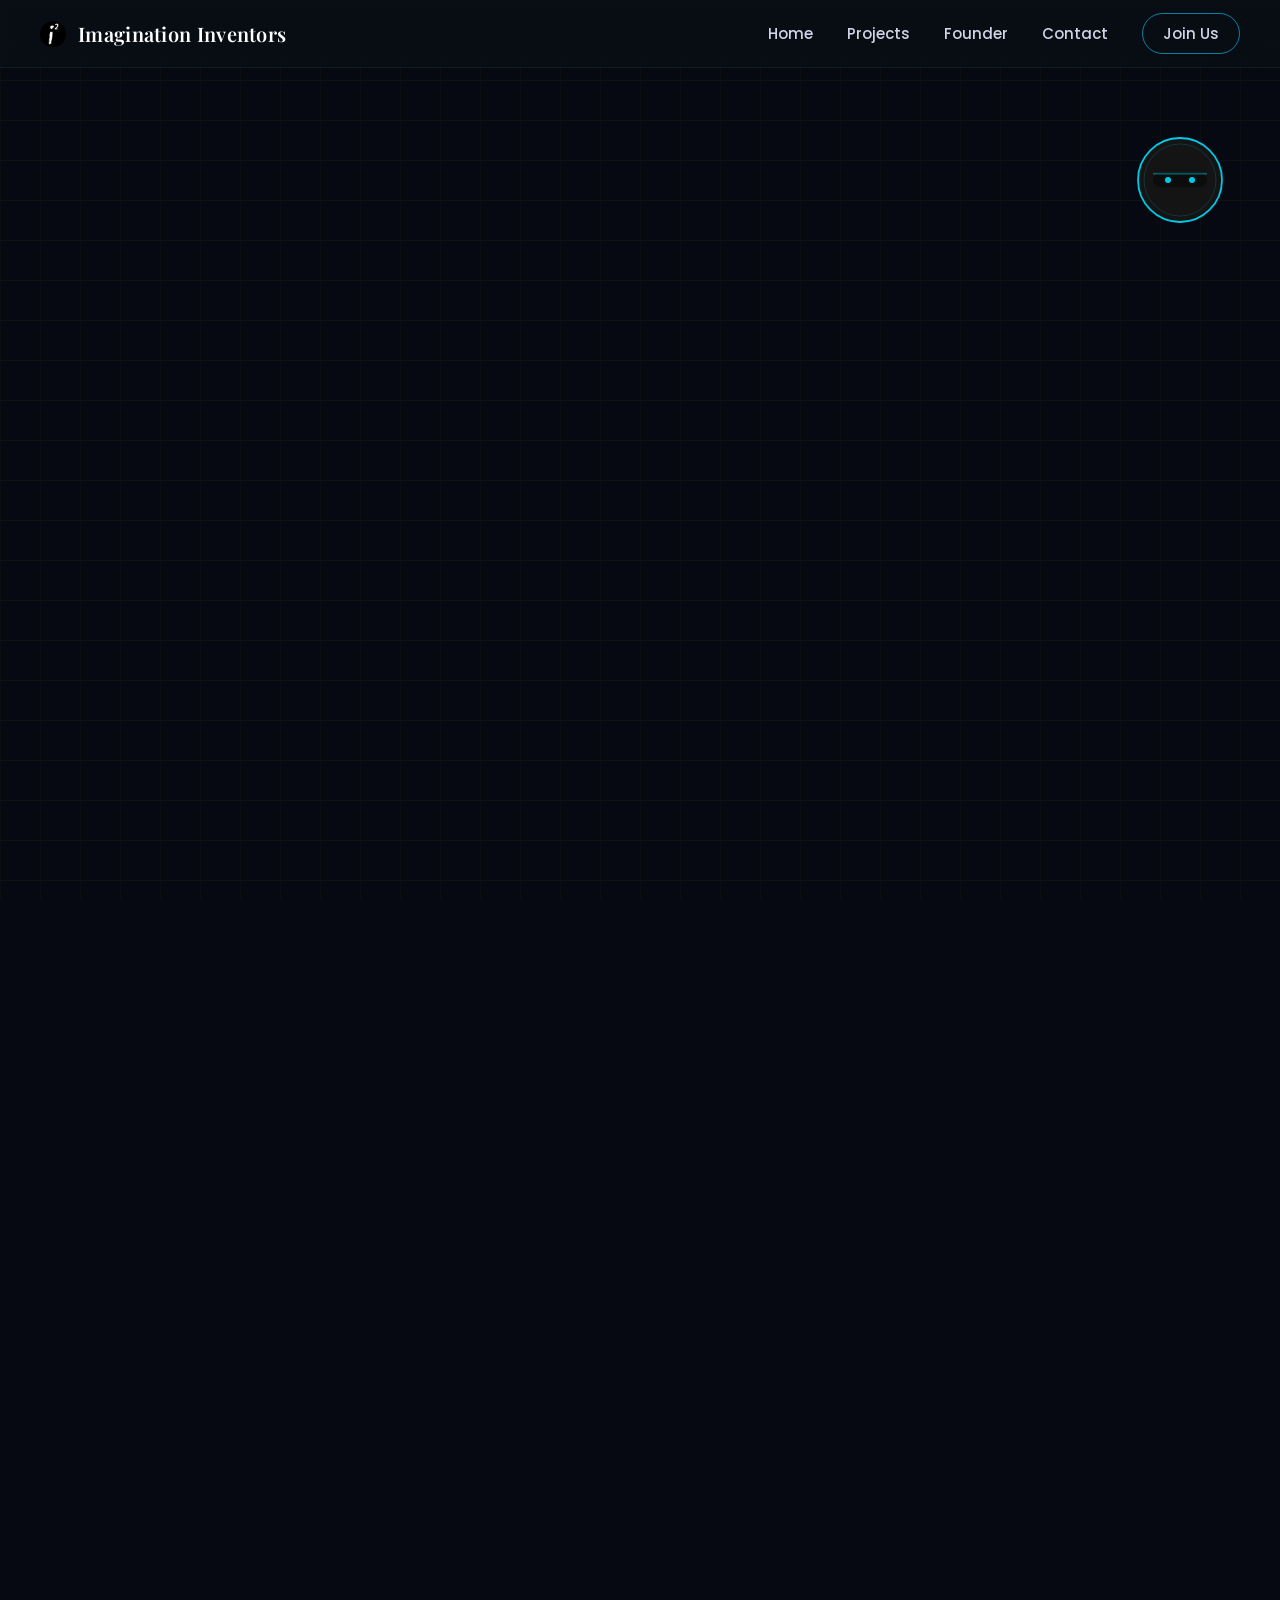
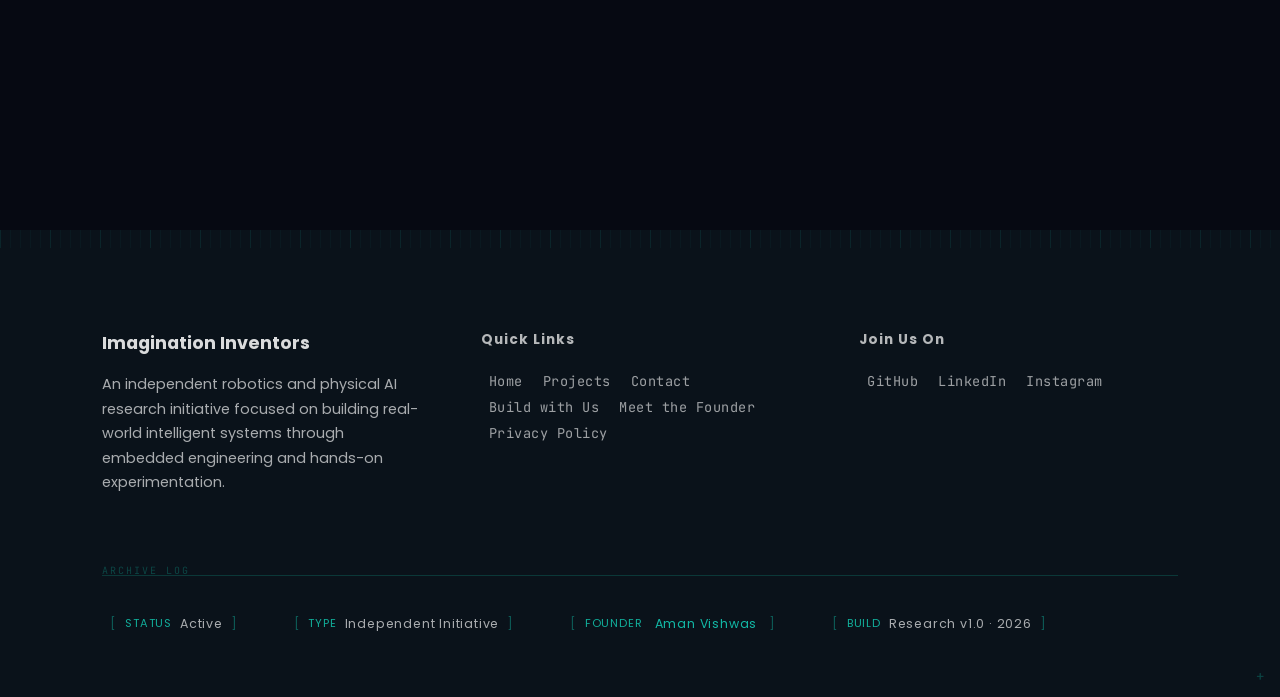
<file: index.html>
<!DOCTYPE html>
<html lang="en">
<head>

<meta charset="UTF-8">
<meta name="viewport" content="width=device-width, initial-scale=1.0">
<meta http-equiv="X-UA-Compatible" content="IE=edge">

<title>Imagination Inventors | Robotics & Physical AI Lab in India</title>

<!-- Google Analytics -->
<script async src="https://www.googletagmanager.com/gtag/js?id=G-VPDB9ZHZ3H"></script>
<script>
window.dataLayer = window.dataLayer || [];
function gtag(){dataLayer.push(arguments);}
gtag('js', new Date());
gtag('config', 'G-VPDB9ZHZ3H');
</script>

<meta name="description" content="Imagination Inventors is an independent robotics and physical AI laboratory in India building intelligent machines through robotics, embedded systems and AI architecture.">

<meta name="robots" content="index, follow">
<meta name="googlebot" content="index,follow,max-image-preview:large">

<meta name="author" content="Aman Vishwas">
<meta name="theme-color" content="#04040c">
<meta name="application-name" content="Imagination Inventors">

<link rel="canonical" href="https://imaginationinventors.in/">

<!-- Favicon -->
<link rel="icon" href="favicon.ico" sizes="any">
<link rel="icon" type="image/png" sizes="32x32" href="favicon-32x32.png">
<link rel="icon" type="image/png" sizes="16x16" href="favicon-16x16.png">
<link rel="apple-touch-icon" sizes="180x180" href="apple-touch-icon.png">

<!-- Open Graph -->
<meta property="og:title" content="Imagination Inventors | Robotics & Physical AI Lab">
<meta property="og:description" content="Engineering intelligent machines for the physical world.">
<meta property="og:type" content="website">
<meta property="og:url" content="https://imaginationinventors.in">
<meta property="og:image" content="https://imaginationinventors.in/og-image.webp">
<meta property="og:site_name" content="Imagination Inventors">

<!-- Twitter -->
<meta name="twitter:card" content="summary_large_image">
<meta name="twitter:title" content="Imagination Inventors | Robotics & Physical AI Lab">
<meta name="twitter:description" content="Independent robotics and physical AI lab engineering intelligent machines for the real world.">
<meta name="twitter:image" content="https://imaginationinventors.in/og-image.webp">

<link rel="preconnect" href="https://fonts.googleapis.com">
<link rel="preconnect" href="https://fonts.gstatic.com" crossorigin>

<link rel="preload"
href="https://fonts.googleapis.com/css2?family=Poppins:wght@300;400;600;800&display=swap"
as="style"
onload="this.onload=null;this.rel='stylesheet'">

<link rel="preload"
href="https://fonts.googleapis.com/css2?family=JetBrains+Mono:wght@400;500&display=swap"
as="style"
onload="this.onload=null;this.rel='stylesheet'">

<link href="https://fonts.googleapis.com/css2?family=Playfair+Display:wght@400;600;700&display=swap" rel="stylesheet">

<link rel="stylesheet" href="/css/styles.css">
<link rel="stylesheet" href="/footer/footer.css">
<link rel="stylesheet" href="/navbar/navbar.css">

<!-- Organization Schema -->
<script type="application/ld+json">
{
 "@context": "https://schema.org",
 "@type": "ResearchOrganization",
 "name": "Imagination Inventors",
 "url": "https://imaginationinventors.in",
 "logo": "https://imaginationinventors.in/logo.png",
 "founder": {
   "@type": "Person",
   "name": "Aman Vishwas"
 },
 "sameAs": [
   "https://github.com/Imagination-Inventors",
   "https://github.com/amanvishwas-ai"
 ]
}
</script>
<script type="application/ld+json">
{
 "@context": "https://schema.org",
 "@type": "ResearchOrganization",

 "name": "Imagination Inventors",

 "alternateName": "Imagination Inventors Lab",

 "url": "https://imaginationinventors.in",

 "logo": "https://imaginationinventors.in/logo.png",

 "image": "https://imaginationinventors.in/og-image.png",

 "description": "Imagination Inventors is an independent robotics and physical AI laboratory focused on building intelligent machines that operate in the physical world.",

 "founder": {
   "@type": "Person",
   "name": "Aman Vishwas"
 },

 "foundingLocation": {
   "@type": "Place",
   "name": "Hajipur, Bihar, India"
 },

 "areaOfWork": [
   "Robotics",
   "Embedded Systems",
   "Physical Artificial Intelligence",
   "Human Machine Interaction"
 ],

 "knowsAbout": [
   "Robotics",
   "Embedded AI",
   "Microcontrollers",
   "Human Machine Interaction",
   "Autonomous Systems"
 ],

 "sameAs": [
   "https://github.com/Imagination-Inventors",
   "https://github.com/amanvishwas-ai"
 ]
}
</script>

</head>
<body>

<div id="navbar-placeholder"></div>

<div class="menu-overlay" id="menuOverlay"></div>
<main>

    <!-- Hero -->
<header class="hero reveal" id="hero">



  <p class="hero-tagline">
    Independent Robotics & Physical AI Lab · India
  </p>

  <h1 class="hero-title">
    Engineering Intelligence
    <br>
    for the Physical World
  </h1>

  <p class="hero-description">
    Imagination Inventors is a student-led robotics lab building real-world AI systems.
We share projects, guides, and early access opportunities.
  </p>

  <div class="btn-group">
    <a id = "JoinLabBtn" class="btn btn-primary" href="#join-section reveal">Join the Lab</a>
    <a class="btn" href="/projects">Explore Projects</a>
  </div>

</header>

<div class="orb-container">

    <div class="orb-tooltip" id="orbTooltip">
    👋🏻Hi!  I am AmViSH HALO
  </div>

  <div class="orb-wrapper">
    <svg class="orb" viewBox="0 0 200 200">

      <circle cx="100" cy="100" r="70" class="orb-body"/>
      <circle cx="100" cy="100" r="60" class="orb-ring"/>

      <!-- Visor Base -->
<!-- Eye Base Background -->
<rect x="55" y="88" width="90" height="24" rx="12" class="visor-base"/>

<!-- Left Eye -->
<circle cx="80" cy="100" r="8" class="eye-socket"/>
<circle cx="80" cy="100" r="5" class="eye-pupil left-eye"/>

<!-- Right Eye -->
<circle cx="120" cy="100" r="8" class="eye-socket"/>
<circle cx="120" cy="100" r="5" class="eye-pupil right-eye"/>

<!-- Scan Line -->
<rect x="55" y="88" width="90" height="3" class="scan-line"/>

<!-- Eyelid -->
<rect x="55" y="88" width="90" height="24" rx="12" class="eyelid"/>

    </svg>
  </div>
</div>


<div class="chat-panel">

  <div class="chat-header">
    <span>AmViSH Halo</span>
    <button class="chat-close">×</button>
  </div>

  <div class="chat-messages"></div>

  <div class="chat-input-area">
    <textarea class="chat-input" rows="1" placeholder="Ask Anything..."></textarea>
    <button class="send-btn">➤</button>
  </div>

</div>


<section class="research-focus reveal" id="Projects">

  <h2 class="section-title">Research Focus</h2>

  <div class="focus-grid">

    <div class="focus-card">
      <h3>Embedded Intelligence</h3>
      <p>
        Designing AI systems that operate directly on microcontrollers 
        and constrained hardware environments.
      </p>
    </div>

    <div class="focus-card">
      <h3>Physical Robotics Systems</h3>
      <p>
        Engineering autonomous machines that interact with the real world 
        through sensing, motion, and decision logic.
      </p>
    </div>

    <div class="focus-card">
      <h3>Human–Machine Interaction</h3>
      <p>
        Building intuitive systems that respond to voice, sound, 
        environment, and user intent.
      </p>
    </div>

    <div class="focus-card">
      <h3>Low-Cost Innovation</h3>
      <p>
        Creating high-impact engineering systems using affordable 
        and accessible hardware platforms.
      </p>
    </div>

  </div>

</section>
<section class="research-progression">
  <h2 class="section-title reveal">Research Progression</h2>
  <p class="section-intro reveal">
    Built through self-directed experimentation and iterative systems design.
  </p>

<div class="timeline-item reveal">
  <a href="projects/AmViSHv1.html" class="timeline-card">
    
    <div class="timeline-meta">
      <span class="timeline-year">November 2024</span>
    </div>

    <div class="timeline-body">
      <h3>AmVish_1.0 </h3>
      <p>
        A robot that used ChatGPT's voice mode (v3) to interact and also had a heart which gave the robot its life.
        It was one of the first thing we had built with an Arduino Board.
      </p>
    </div>

    <div class="timeline-arrow">
      →
    </div>

  </a>
</div>

<div class="timeline-item reveal">
  <a href="/projects/amvish" class="timeline-card">
    
    <div class="timeline-meta">
      <span class="timeline-year">February 2025</span>
    </div>

    <div class="timeline-body">
      <h3>AI Bin - a dustbin capable of sorting the waste even before it goes inside </h3>
      <p>
        We used Audio Classification to make the bin idendify the sort of waste going into it and automatically put them in different sections of the bin, all with zero human inference.
      </p>
    </div>

    <div class="timeline-arrow">
      →
    </div>

  </a>
</div>

<div class="timeline-item reveal">
  <a href="projects/amvish.html" class="timeline-card">
    
    <div class="timeline-meta">
      <span class="timeline-year">August 2025</span>
    </div>

    <div class="timeline-body">
      <h3> The Sound Catching Jar</h3>
      <p>
        Inspired one of Doraemon's gadgets, we made a cold drink can to catch and store sound...<br><br>
        <br>
        Open the cap__speak__close 
        <br>
        After some time
        <br>
        Open the cap__the sound bursts out! And gets lost forever...
      </p>
    </div>

    <div class="timeline-arrow">
      →
    </div>     
  </a>
</div>

<div class="timeline-item reveal">
  <a href="projects/amvish.html" class="timeline-card">
    
    <div class="timeline-meta">
      <span class="timeline-year">December 2025</span>
    </div>

    <div class="timeline-body">
      <h3>AmViSH_2.0</h3>
      <p>
        A little attempt to give an LLM a body, this robot identified itself and was capable of using all the actuators and sensors on its body with its own intent.
        <br>
        It was the first time we had a robot that could do things on its own without any human inference, and it was a huge milestone for us.
      </p>
    </div>

    <div class="timeline-arrow">
      →
    </div>     
  </a>
</div>

<div class="timeline-item reveal">
  <a href="projects/amvish.html" class="timeline-card">
    
    <div class="timeline-meta">
      <span class="timeline-year">February 2026</span>
    </div>

    <div class="timeline-body">
      <h3>Imagination Inventors</h3>
      <p>
        Yes now we are here, building a lab to do all the crazy stuff we have in our minds, and we are just getting started. We have a lot of ideas and projects in the pipeline, and we can't wait to share them with you all.
        <br><br>
        If you are interested, you can join us by filling out the linked interest form , and we will get back to you as soon as possible. We are always looking for motivated students and educators who are interested in building real systems, not just talking about them.
      </p>
    </div>

    <div class="timeline-arrow">
      →
    </div>     
  </a>
</div>

</section>
<section class="research-direction">
  <h2 class="section-title reveal">Research Direction</h2>

  <div class="roadmap reveal">
    <ul>
      <li>Advancing modular robotics architectures for scalable experimentation</li>
      <li>Expanding embedded intelligence integration in physical systems</li>
      <li>Designing distributed AI processing pipelines for real-world deployment</li>
      <li>Developing natural human-machine interaction frameworks</li>
      <li>Transitioning prototypes toward robust field-ready systems</li>
    </ul>
  </div>
</section>

<section class="public-footprint reveal">

  <h2 class="section-title">Public Demonstrations & Recognition</h2>

  <div class="footprint-grid">

    <div class="footprint-card">
      <h3>Open Source Development</h3>
      <p>
        Active GitHub repositories documenting embedded systems, 
        robotics experiments, and AI integrations.
      </p>
      <a href="https://github.com/Imagination-Inventors" target="_blank">
        View GitHub →
      </a>
    </div>

    <div class="footprint-card">
      <h3>Project Demonstrations</h3>
      <p>
        Real-world testing of AI Bin, AmViSH, and robotics prototypes 
        showcased in exhibitions and online.
      </p>
    </div>

    <div class="footprint-card">
      <h3>Academic & Exhibition Participation</h3>
      <p>
        Participation in science exhibitions and technical events 
        focused on practical engineering applications.
      </p>
    </div>

  </div>

</section>

<section class="join-section reveal">

  <h2 class="section-title">Who Can Join</h2>

  <p class="section-intro">
    Imagination Inventors welcomes motivated students and educators 
    who are genuinely interested in building real systems — not just discussing ideas.
  </p>

  <div class="join-grid">

    <div class="join-card">
      <h3>Students</h3>
      <ul>
        <li>Curious about robotics or AI</li>
        <li>Willing to build and experiment</li>
        <li>Comfortable learning independently</li>
        <li>Open to long-term collaboration</li>
      </ul>
    </div>

    <div class="join-card">
      <h3>Educators & Mentors</h3>
      <ul>
        <li>Interested in guiding hands-on innovation</li>
        <li>Supportive of independent research culture</li>
        <li>Encouraging practical engineering exposure</li>
      </ul>
    </div>

  </div>

  <div class="join-cta">
    <a href="apply.html" class="btn btn-primary">Submit Interest Form</a>
  </div>

</section>

<!-- Footer  -->
<div id="footer-placeholder"></div>
<script src="/footer/footer-loader.js"></script>
<script src="/navbar/navbar-loader.js"></script>

<script src="js/main.js" defer></script>


</body>
</html>
</file>
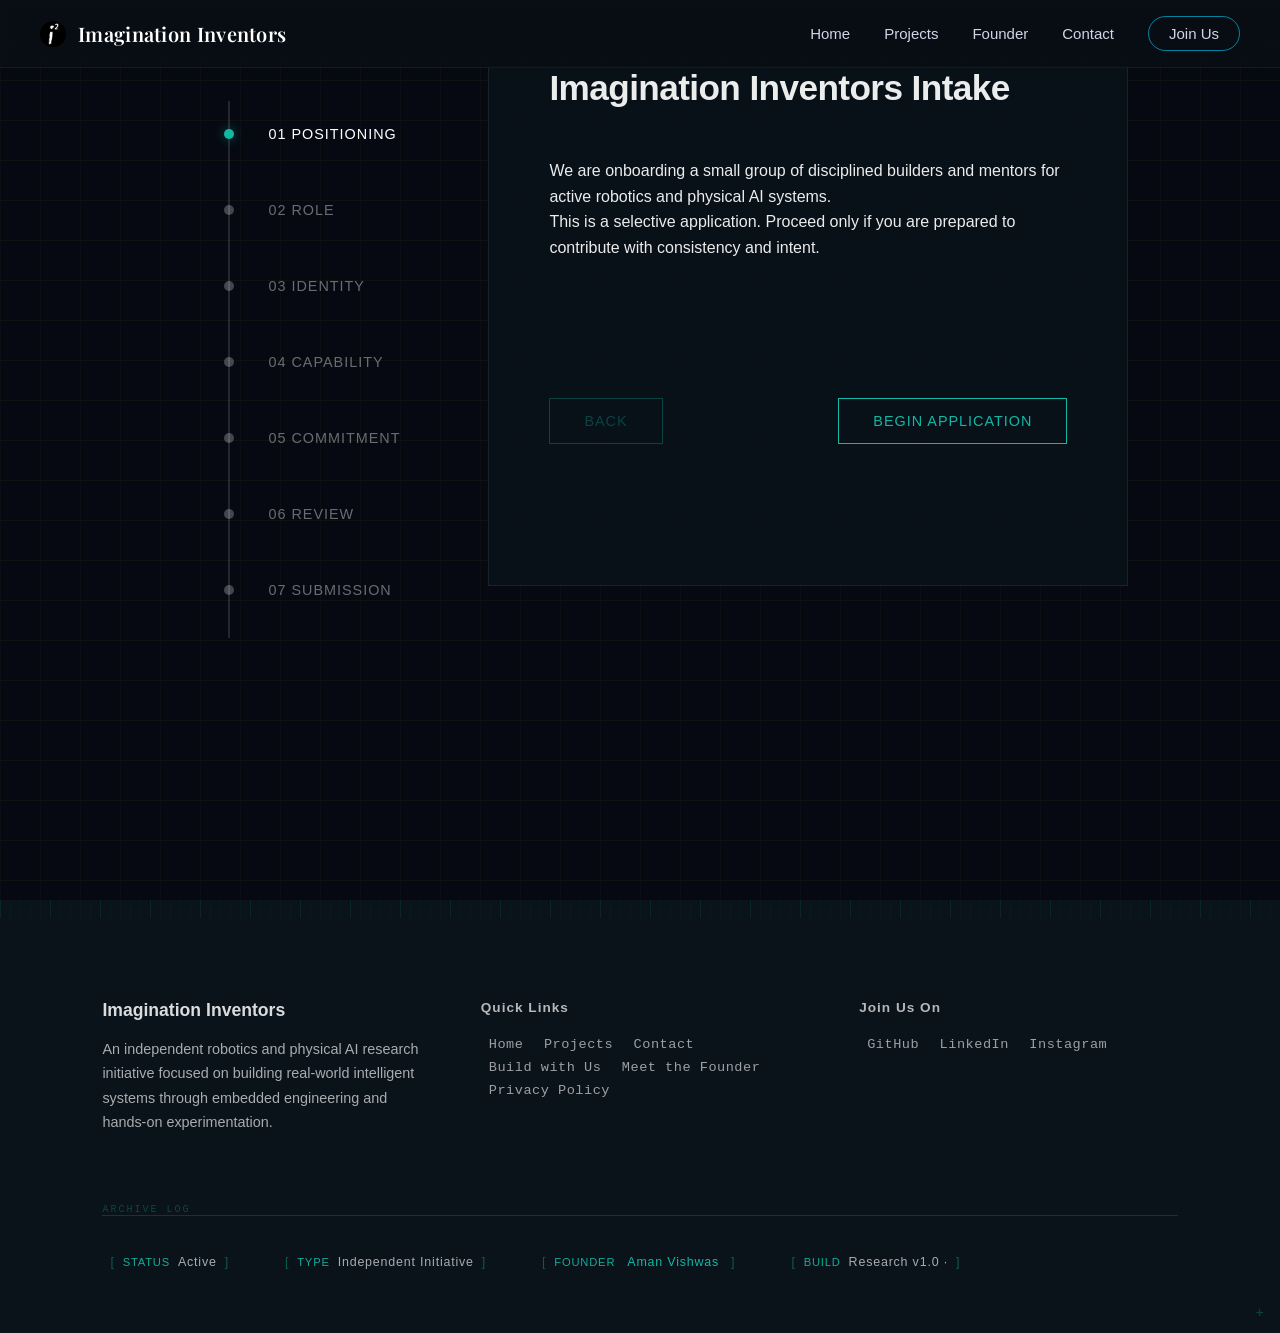
<file: apply.html>
<!DOCTYPE html>
<html lang="en">
<head>

<meta charset="UTF-8">
<meta name="viewport" content="width=device-width, initial-scale=1.0">

<title>Join the Lab | Imagination Inventors</title>

<!-- Google Analytics -->
<script async src="https://www.googletagmanager.com/gtag/js?id=G-VPDB9ZHZ3H"></script>
<script>
window.dataLayer = window.dataLayer || [];
function gtag(){dataLayer.push(arguments);}
gtag('js', new Date());
gtag('config', 'G-VPDB9ZHZ3H');
</script>


<meta name="description" content="Apply to join Imagination Inventors, an independent robotics and physical AI laboratory building real-world intelligent systems.">

<meta name="robots" content="index, follow">
<meta name="author" content="Aman Vishwas">
<meta name="theme-color" content="#04040c">

<link rel="canonical" href="https://imaginationinventors.in/apply">

<link rel="icon" href="favicon.ico" sizes="any">
<link rel="apple-touch-icon" href="/apple-touch-icon.png">

<meta property="og:title" content="Join Imagination Inventors">
<meta property="og:description" content="Submit your interest form to join the Imagination Inventors robotics lab.">
<meta property="og:type" content="website">
<meta property="og:url" content="https://imaginationinventors.in/apply">
<meta property="og:image" content="https://imaginationinventors.in/og-image.webp">

<link rel="stylesheet" href="/css/styles.css">
<link rel="stylesheet" href="/footer/footer.css">
<link rel="stylesheet" href="/navbar/navbar.css">

<link href="https://fonts.googleapis.com/css2?family=Playfair+Display:wght@400;600;700&display=swap" rel="stylesheet">

<script type="application/ld+json">
{
 "@context": "https://schema.org",
 "@type": "WebPage",
 "name": "Join Imagination Inventors",
 "url": "https://imaginationinventors.in/apply"
}
</script>

</head>


<body>



 <!-- Navbar -->
<div id="navbar-placeholder"></div>


<div class="menu-overlay" id="menuOverlay"></div>

  <!-- MAIN CONTENT CHANGES -->

<main class="join-console">

  <section class="console-container">

<!-- LEFT PROGRESSION COLUMN -->
<aside class="console-progress">

  <!-- Vertical Track -->
  <div class="console-progress-track">
    <div class="console-progress-fill" id="consoleProgressFill"></div>
  </div>

  <!-- Phase Items -->
  <div class="console-phases">

    <div class="console-phase active" data-phase="0">
      <span class="phase-dot"></span>
      <span class="phase-label">01 Positioning</span>
    </div>

    <div class="console-phase" data-phase="1">
      <span class="phase-dot"></span>
      <span class="phase-label">02 Role</span>
    </div>

    <div class="console-phase" data-phase="2">
      <span class="phase-dot"></span>
      <span class="phase-label">03 Identity</span>
    </div>

    <div class="console-phase" data-phase="3">
      <span class="phase-dot"></span>
      <span class="phase-label">04 Capability</span>
    </div>

    <div class="console-phase" data-phase="4">
      <span class="phase-dot"></span>
      <span class="phase-label">05 Commitment</span>
    </div>

    <div class="console-phase" data-phase="5">
      <span class="phase-dot"></span>
      <span class="phase-label">06 Review</span>
    </div>

    <div class="console-phase" data-phase="6">
      <span class="phase-dot"></span>
      <span class="phase-label">07 Submission</span>
    </div>

  </div>

</aside>

    <!-- RIGHT PANEL -->
    <section class="console-panel">

      <div class="console-content" id="consoleContent">
        <!-- dynamic content loads here -->
      </div>

      <div class="console-controls">
        <button id="consoleBack" disabled>Back</button>
        <button id="consoleNext">Proceed</button>
      </div>

      <div class="console-status" id="consoleStatus"></div>

    </section>

  </section>

</main>

  <!-- FOOTER  -->
<div id="footer-placeholder"></div>
<script src="footer/footer-loader.js"></script>

<!-------------------------------------------------------->
<script src="/navbar/navbar-loader.js"></script>

<script src="js/main.js" defer></script>
</body>
</html>
</file>
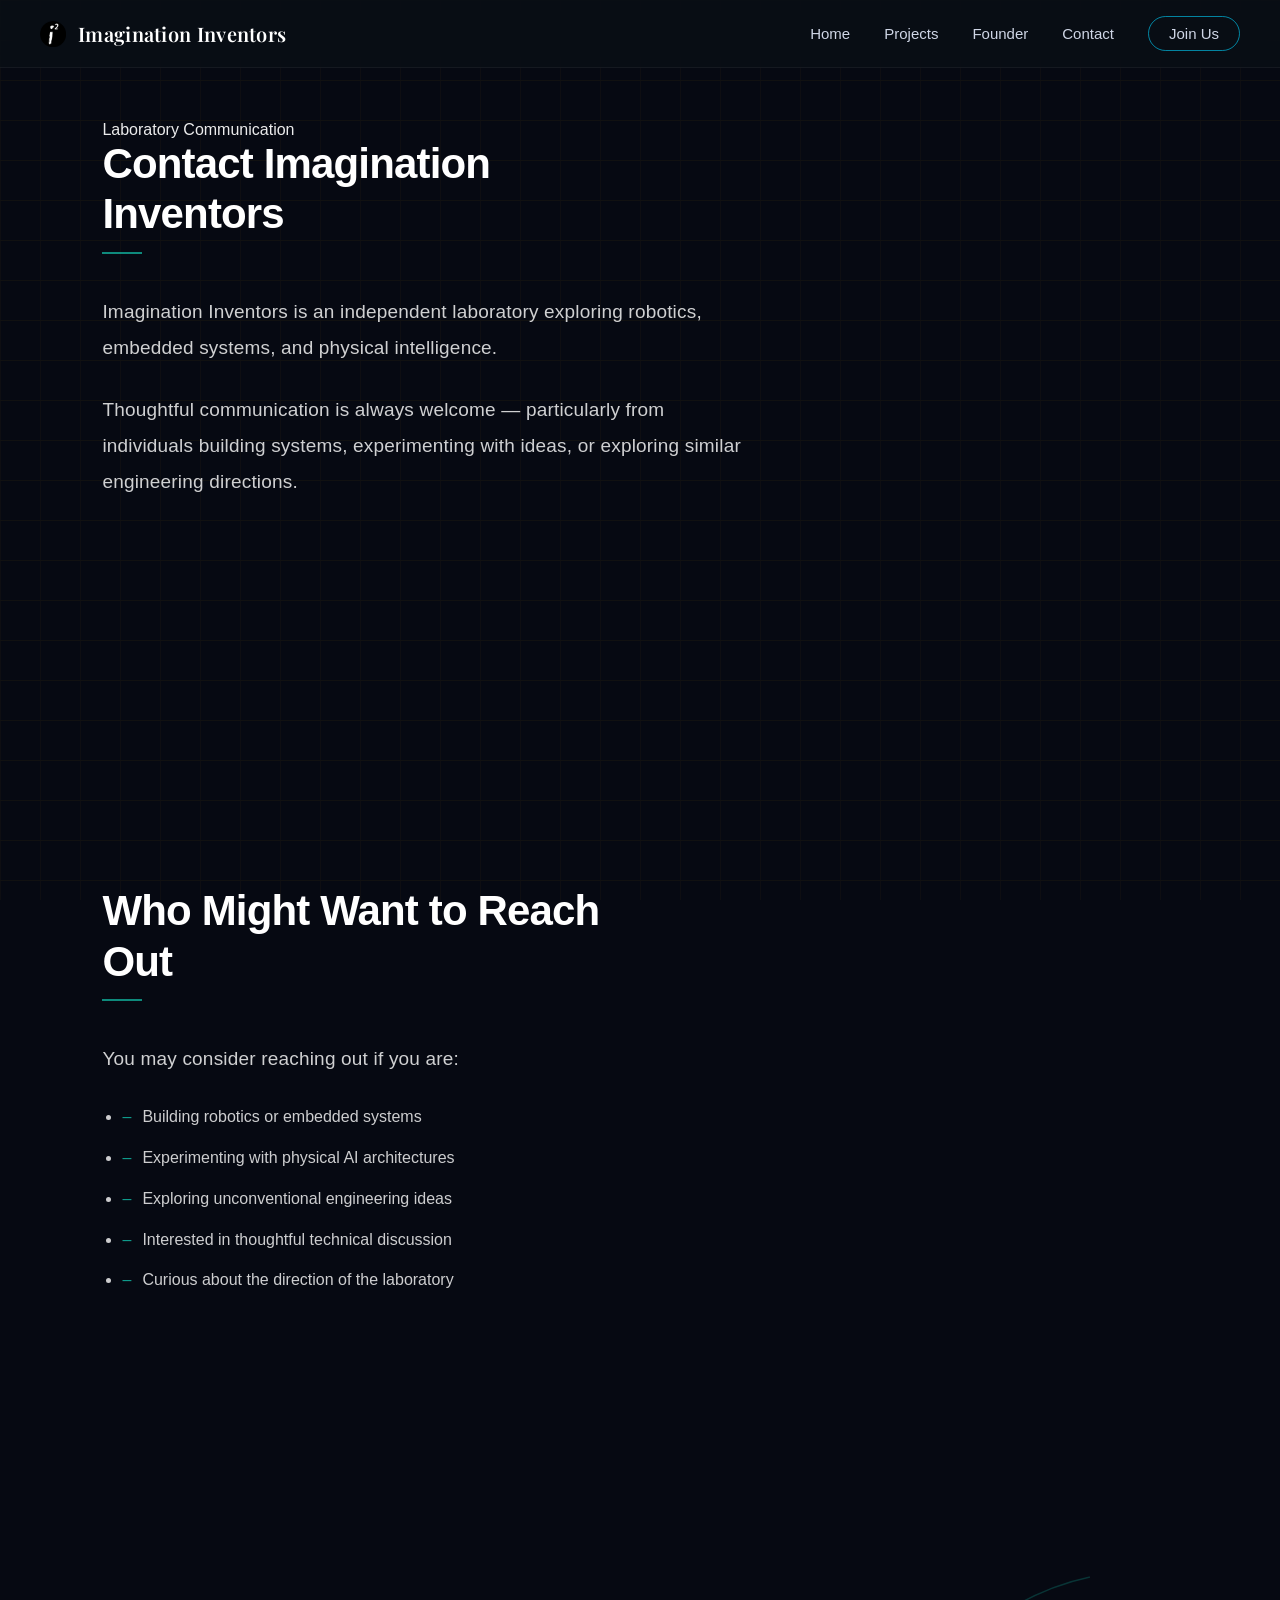
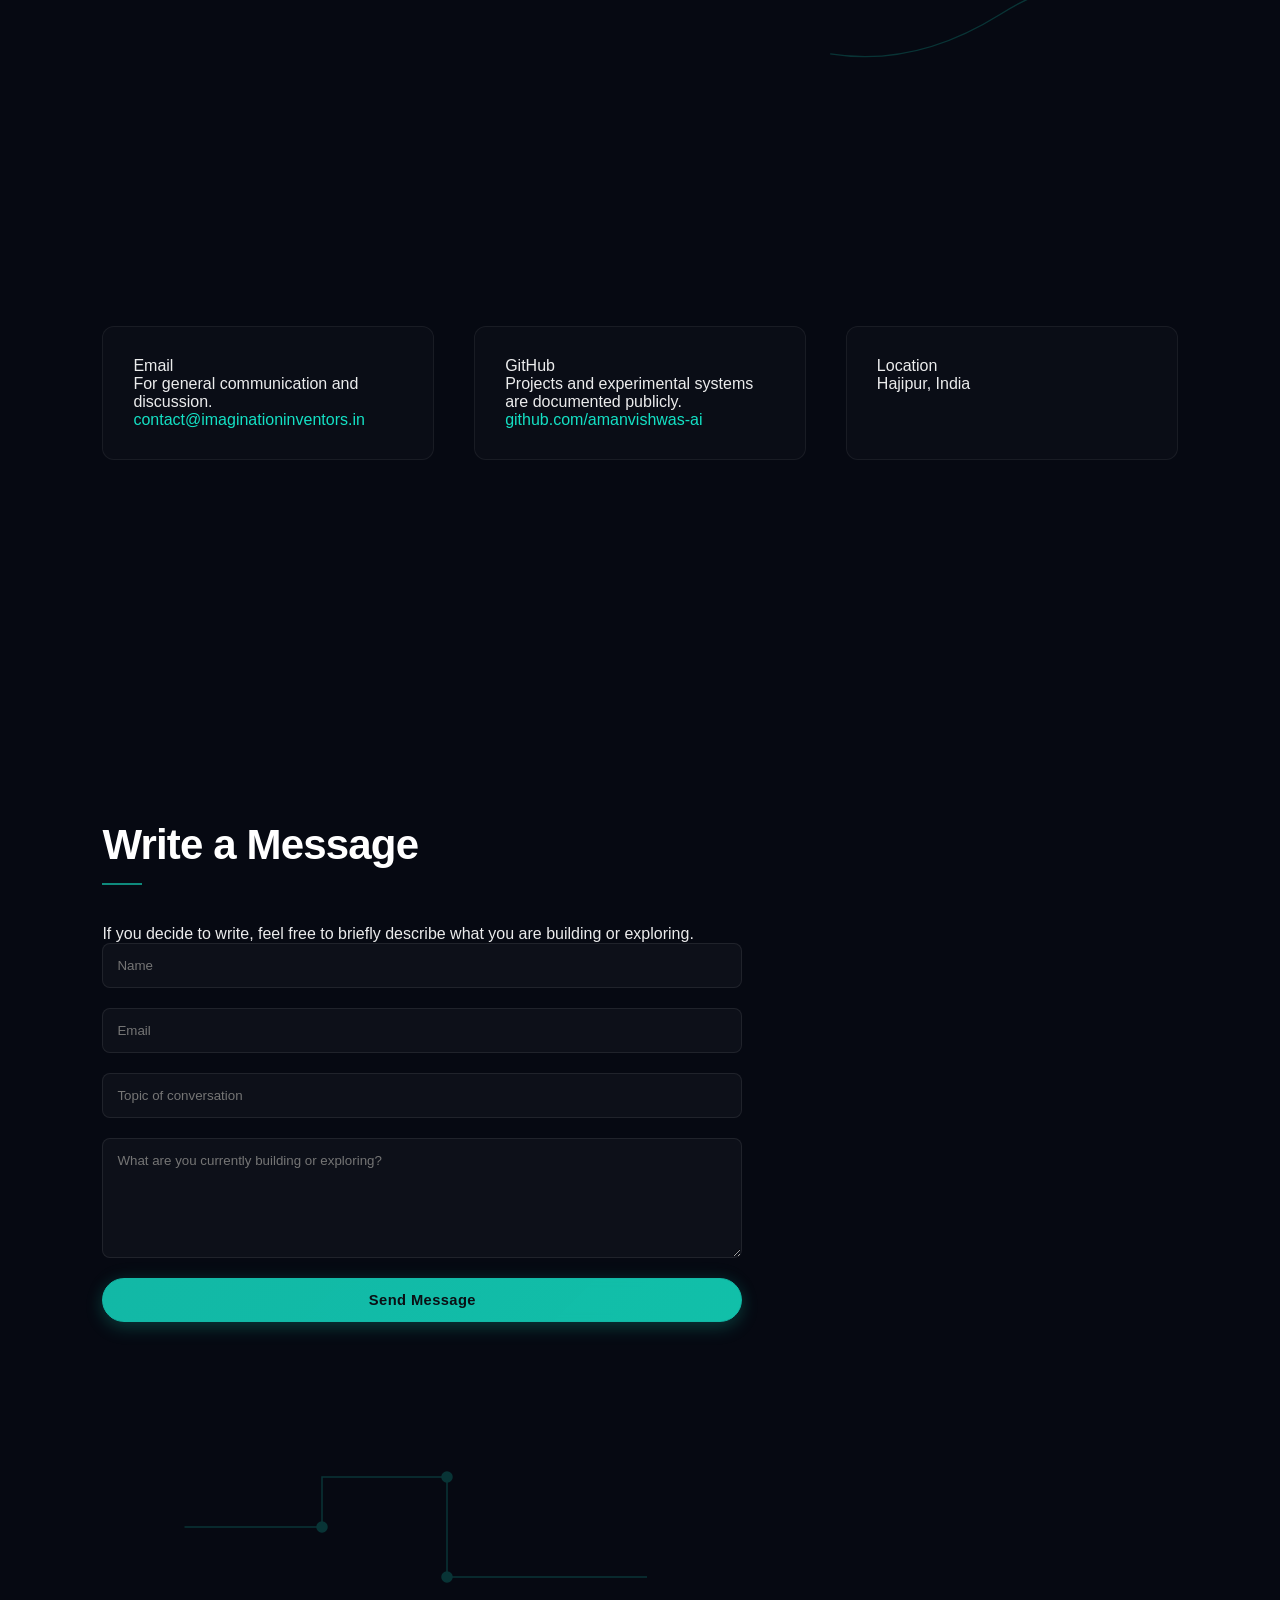
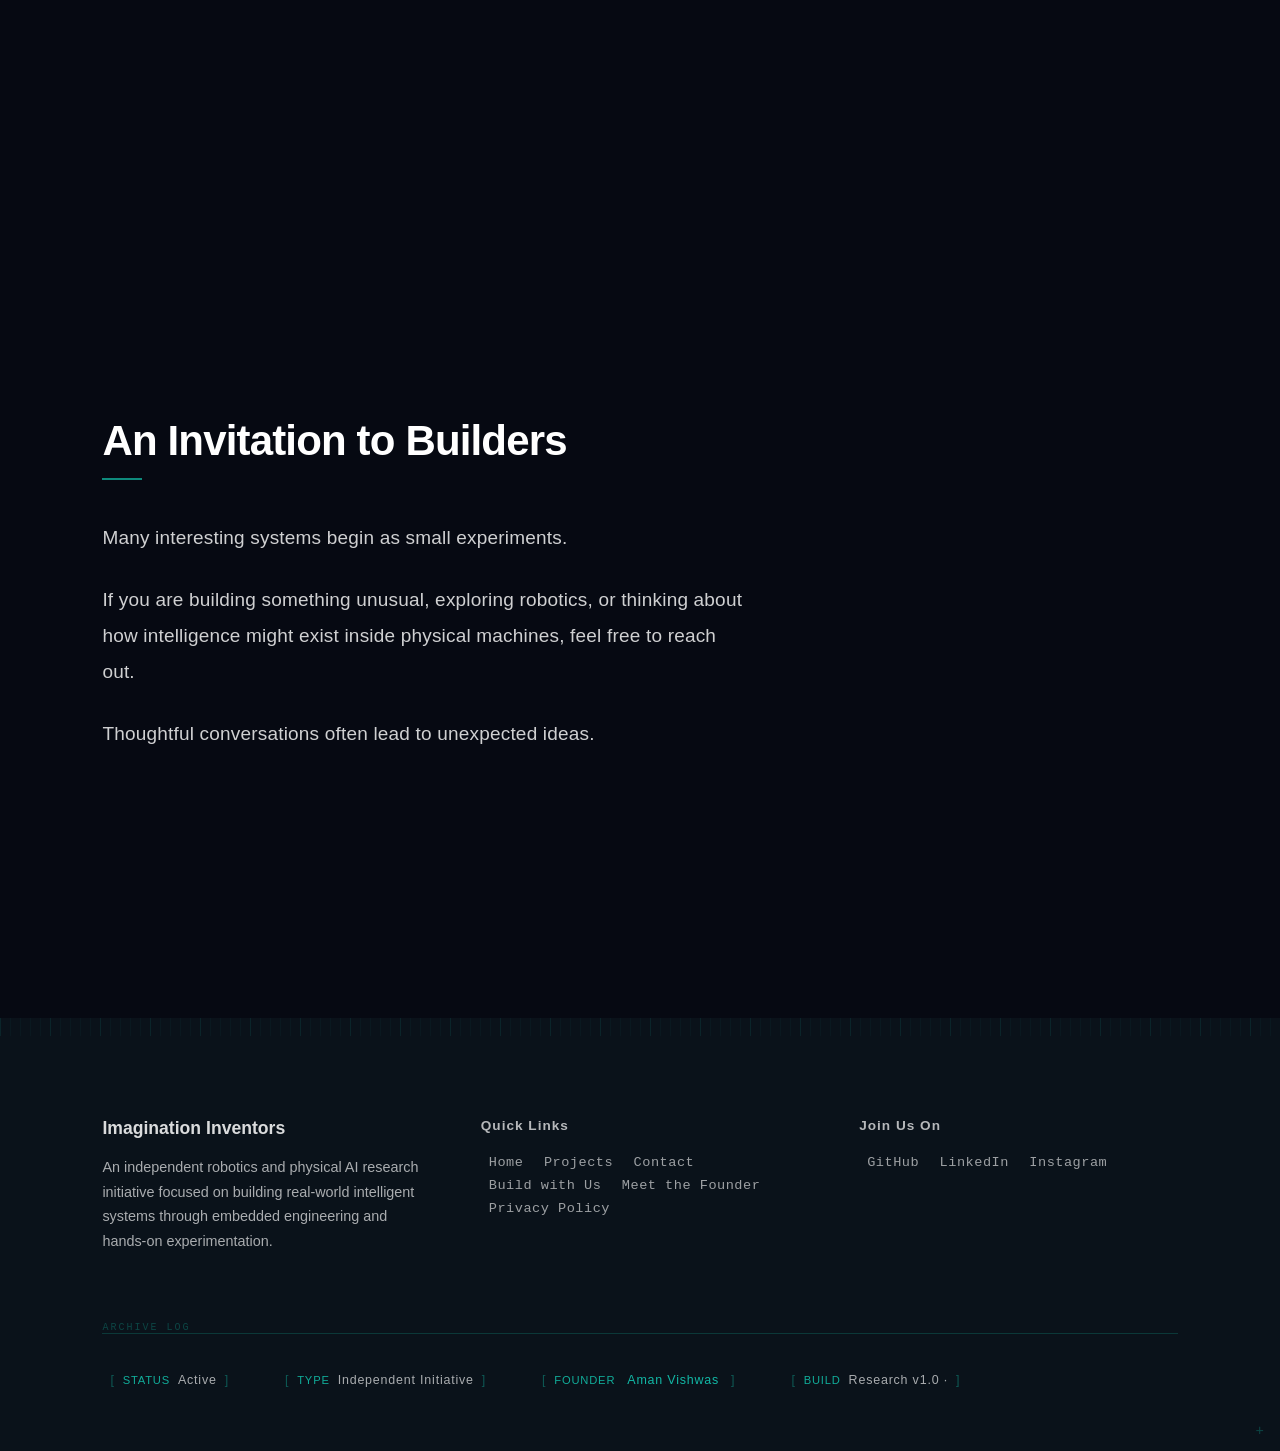
<file: contact.html>
<!DOCTYPE html>
<html lang="en">
<head>

<meta charset="UTF-8">
<meta name="viewport" content="width=device-width, initial-scale=1.0">

<title>Contact | Imagination Inventors</title>

<!-- Google Analytics -->
<script async src="https://www.googletagmanager.com/gtag/js?id=G-VPDB9ZHZ3H"></script>
<script>
window.dataLayer = window.dataLayer || [];
function gtag(){dataLayer.push(arguments);}
gtag('js', new Date());
gtag('config', 'G-VPDB9ZHZ3H');
</script>


<meta name="description" content="Contact Imagination Inventors for collaboration, technical discussions, or robotics research inquiries.">

<meta name="robots" content="index, follow">
<meta name="author" content="Aman Vishwas">
<meta name="theme-color" content="#04040c">

<link rel="canonical" href="https://imaginationinventors.in/contact">

<link rel="icon" href="favicon.ico" sizes="any">
<link rel="apple-touch-icon" href="/apple-touch-icon.png">

<meta property="og:title" content="Contact Imagination Inventors">
<meta property="og:description" content="Reach out to discuss robotics, embedded systems, or physical AI.">
<meta property="og:type" content="website">
<meta property="og:url" content="https://imaginationinventors.in/contact">
<meta property="og:image" content="https://imaginationinventors.in/og-image.webp">

<link rel="stylesheet" href="/css/styles.css">
<link rel="stylesheet" href="/footer/footer.css">
<link rel="stylesheet" href="/navbar/navbar.css">

<link href="https://fonts.googleapis.com/css2?family=Playfair+Display:wght@400;600;700&display=swap" rel="stylesheet">

<script type="application/ld+json">
{
 "@context": "https://schema.org",
 "@type": "ContactPage",
 "name": "Contact Imagination Inventors",
 "url": "https://imaginationinventors.in/contact"
}
</script>

</head>

<body>

<!-- NAVBAR -->
<div id="navbar-placeholder"></div>


<!-- LABORATORY COMMUNICATION -->

<section class="page-section">

<div class="reading-column">

<span class="tech-accent">Laboratory Communication</span>

<h1 class="section-title">Contact Imagination Inventors</h1>

<p>
Imagination Inventors is an independent laboratory exploring
robotics, embedded systems, and physical intelligence.
</p>

<p>
Thoughtful communication is always welcome — particularly
from individuals building systems, experimenting with ideas,
or exploring similar engineering directions.
</p>

</div>

</section>



<!-- WHO SHOULD REACH OUT -->

<section class="page-section">

<div class="reading-column">

<h2 class="section-title">Who Might Want to Reach Out</h2>

<p>You may consider reaching out if you are:</p>

<ul class="roadmap">

<li>Building robotics or embedded systems</li>

<li>Experimenting with physical AI architectures</li>

<li>Exploring unconventional engineering ideas</li>

<li>Interested in thoughtful technical discussion</li>

<li>Curious about the direction of the laboratory</li>

</ul>

</div>

</section>



<!-- COMMUNICATION CHANNELS -->
<div class="contact-signal">

<svg viewBox="0 0 800 120">

<path d="M0 60 
C80 10 160 110 240 60
S400 10 480 60
S640 110 720 60
S880 10 960 60" />

</svg>

</div>
<section class="page-section">

<div class="contact-grid">

<div class="contact-card">

<span class="tech-accent">Email</span>

<p>
For general communication and discussion.
</p>

<a href="mailto:contact@imaginationinventors.in">
contact@imaginationinventors.in
</a>

</div>



<div class="contact-card">

<span class="tech-accent">GitHub</span>

<p>
Projects and experimental systems are documented publicly.
</p>

<a href="https://github.com/amanvishwas-ai">
github.com/amanvishwas-ai
</a>

</div>



<div class="contact-card">

<span class="tech-accent">Location</span>

<p>
Hajipur, India
</p>

</div>

</div>

</section>



<!-- MESSAGE CONSOLE -->

<section class="page-section">

<div class="contact-form-container">

<h2 class="section-title">Write a Message</h2>

<p class="form-intro">
If you decide to write, feel free to briefly describe
what you are building or exploring.
</p>

<form id = "contactForm" class="contact-form">

<input
type="text"
name="name"
placeholder="Name"
required
>

<input
type="email"
name="email"
placeholder="Email"
required
>

<input
type="text"
name="topic"
placeholder="Topic of conversation"
required
>

<textarea
name="message"
rows="6"
placeholder="What are you currently building or exploring?"
required
></textarea>

<button type="submit" class="btn btn-primary">
Send Message
</button>

</form>
<div class="contact-circuit">

<svg viewBox="0 0 400 200">

<path d="M10 100 H120 V60 H220 V140 H380" />

<circle cx="120" cy="100" r="4"/>
<circle cx="220" cy="60" r="4"/>
<circle cx="220" cy="140" r="4"/>

</svg>

</div>
</div>

</section>



<!-- INVITATION TO BUILDERS -->

<section class="page-section">

<div class="reading-column">

<h2 class="section-title">An Invitation to Builders</h2>

<p>
Many interesting systems begin as small experiments.
</p>

<p>
If you are building something unusual, exploring robotics,
or thinking about how intelligence might exist inside
physical machines, feel free to reach out.
</p>

<p>
Thoughtful conversations often lead to unexpected ideas.
</p>

</div>

</section>

<!-- Footer  -->
<div id="footer-placeholder"></div>
<script src="footer/footer-loader.js"></script>


<!-------------------------------------------------------->
<script src="/navbar/navbar-loader.js"></script>

<script src="js/main.js"></script>

</body>



</html>
</file>
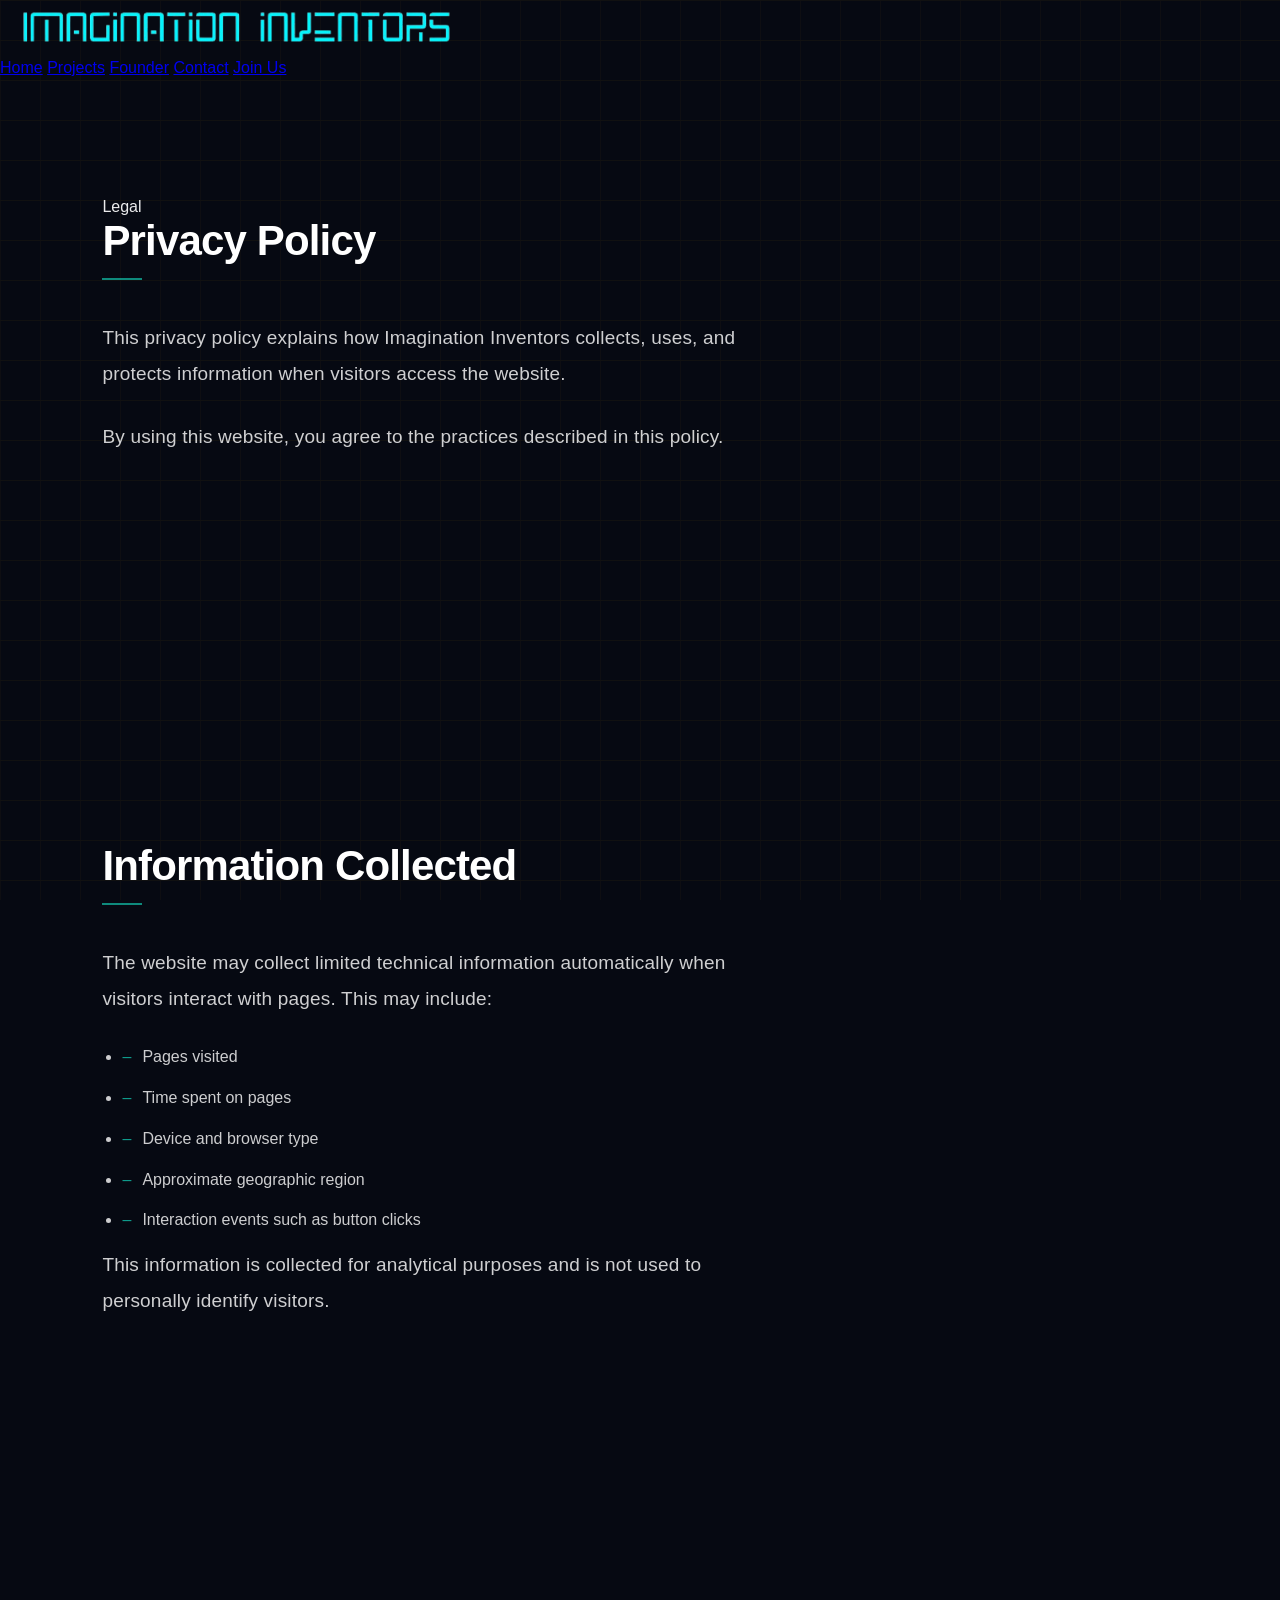
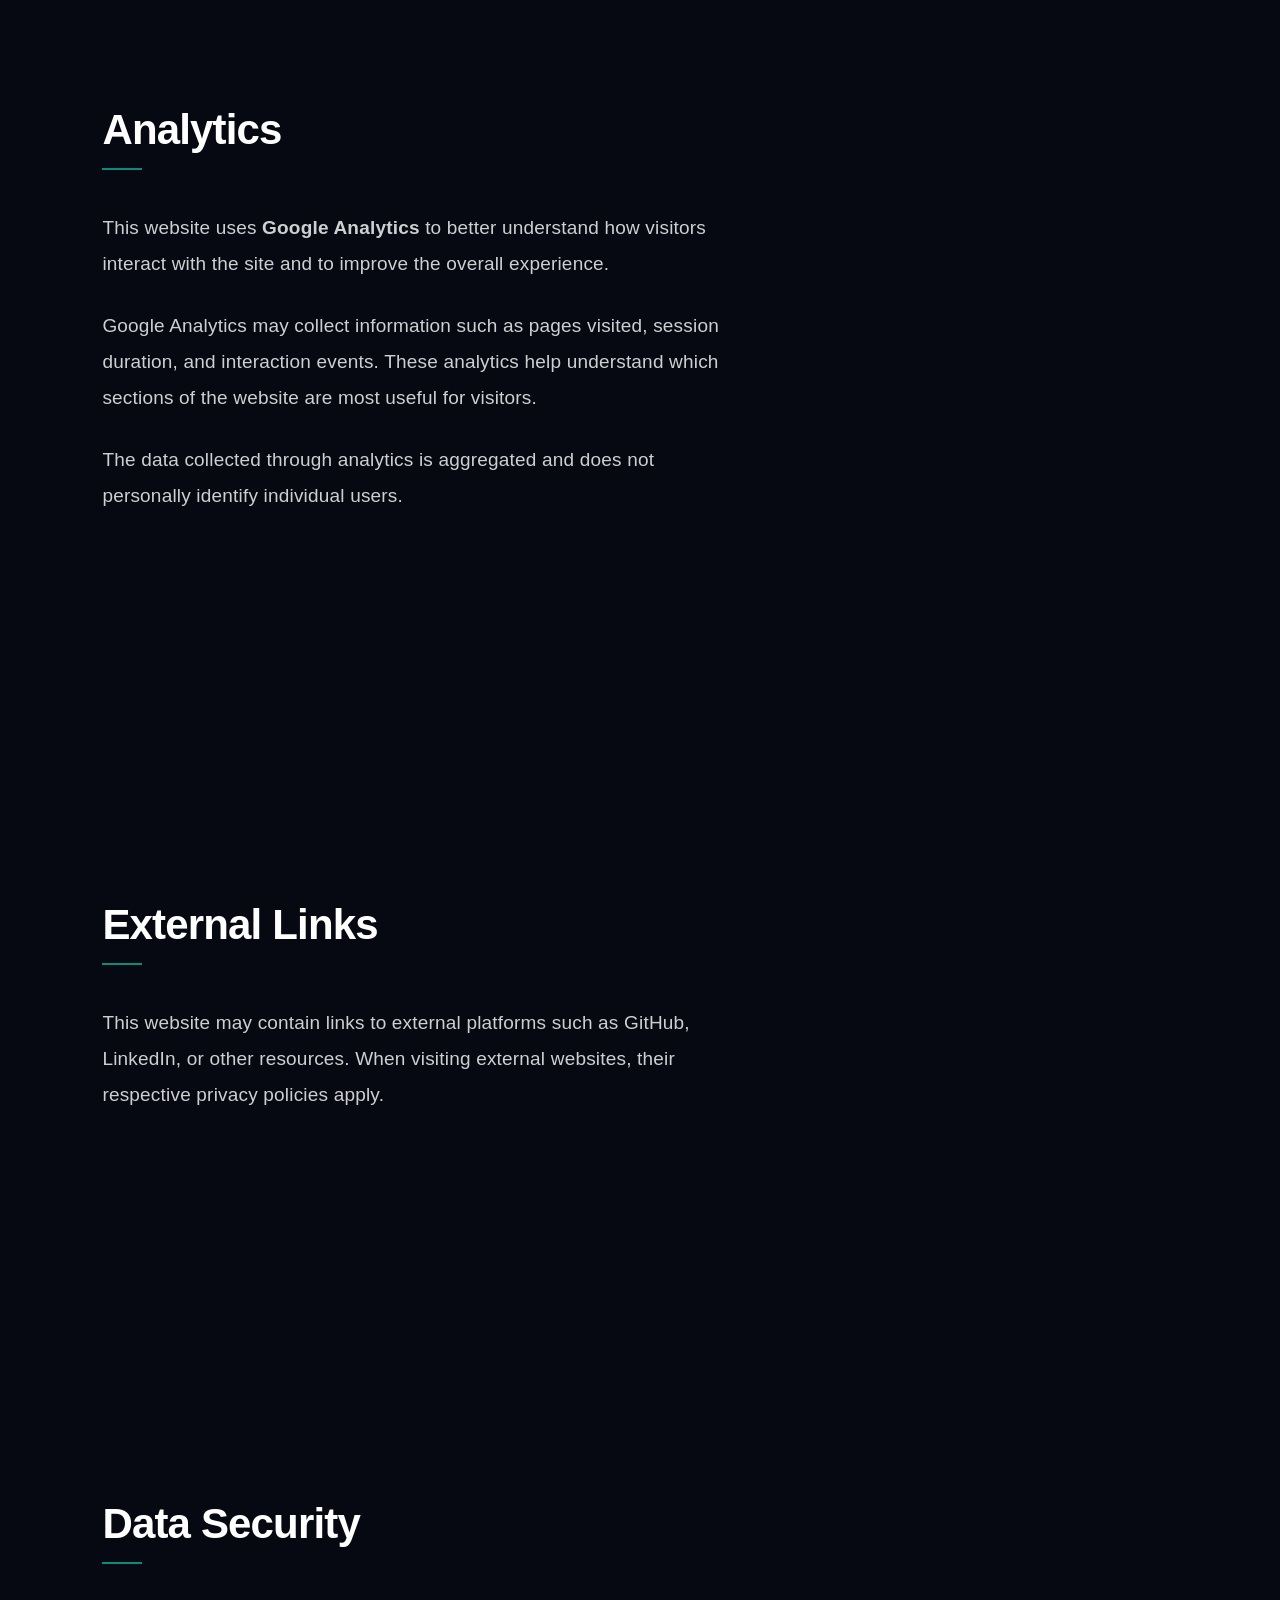
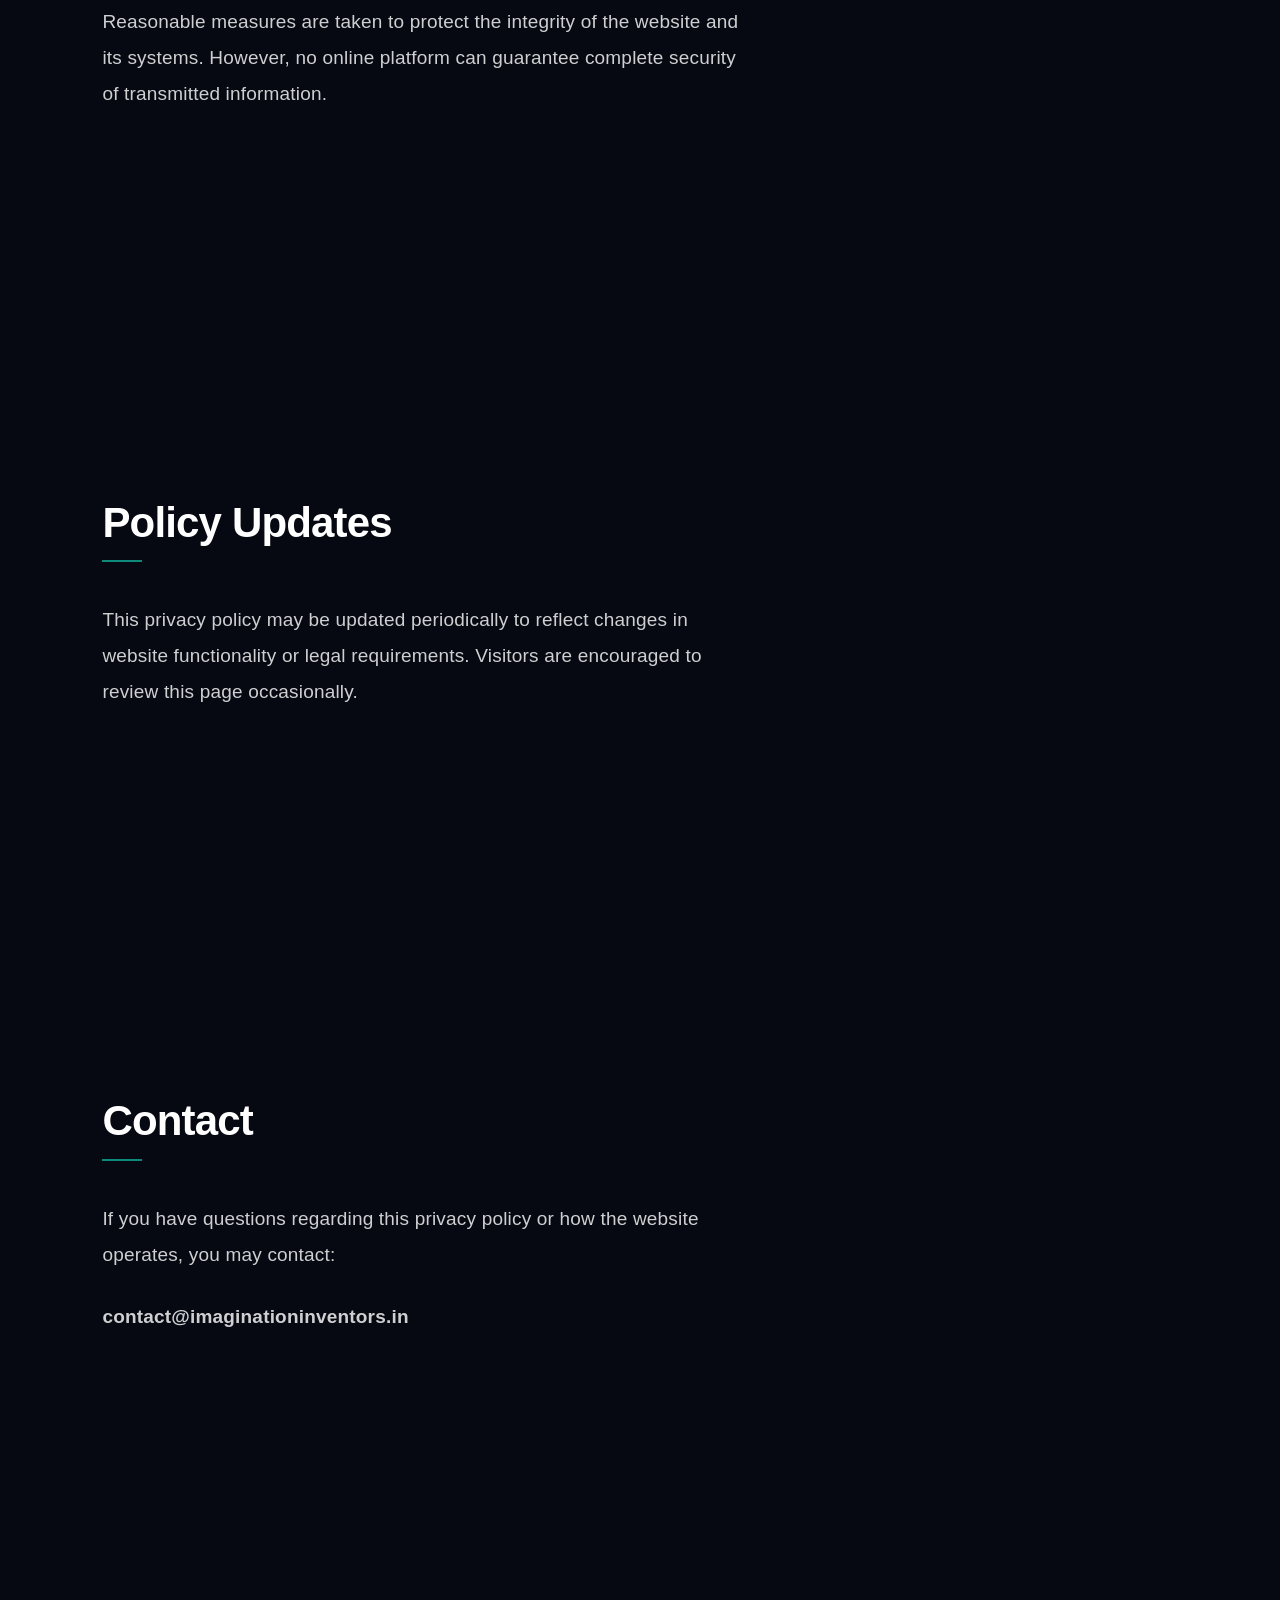
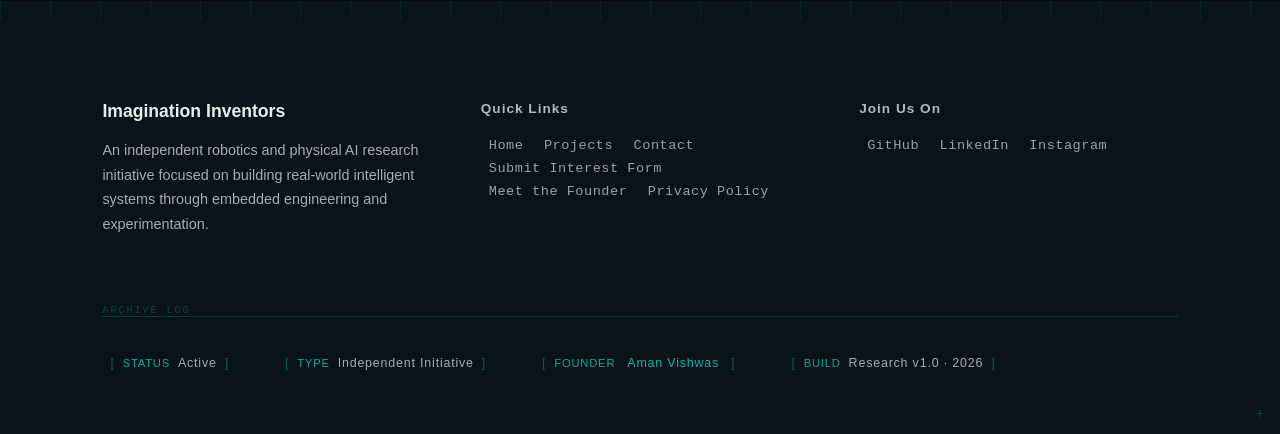
<file: privacy-policy.html>
<!DOCTYPE html>
<html lang="en">

<head>

<meta charset="UTF-8">
<meta name="viewport" content="width=device-width, initial-scale=1.0">

<title>Privacy Policy | Imagination Inventors</title>

<!-- Google Analytics -->
<script async src="https://www.googletagmanager.com/gtag/js?id=G-VPDB9ZHZ3H"></script>
<script>
window.dataLayer = window.dataLayer || [];
function gtag(){dataLayer.push(arguments);}
gtag('js', new Date());
gtag('config', 'G-VPDB9ZHZ3H');
</script>

<meta name="description" content="Privacy policy explaining how Imagination Inventors collects and uses information when visitors interact with the website.">

<meta name="robots" content="index, follow">
<meta name="author" content="Aman Vishwas">
<meta name="theme-color" content="#04040c">

<link rel="canonical" href="https://imaginationinventors.in/privacy">

<link rel="icon" href="/favicon.ico" sizes="any">
<link rel="apple-touch-icon" href="/apple-touch-icon.png">

<link rel="stylesheet" href="css/styles.css">

</head>


<body>

<!-- NAVBAR -->
<nav class="navbar">

<div class="logo">
<img src="logo.png" alt="Imagination Inventors Logo">
</div>

<div class="nav-links" id="navLinks">
<a href="index.html">Home</a>
<a href="projects.html">Projects</a>
<a href="founder.html">Founder</a>
<a href="contact.html">Contact</a>
<a href="apply.html" class="nav-login">Join Us</a>
</div>

<div class="hamburger" id="hamburger">
<span></span>
<span></span>
<span></span>
</div>

</nav>

<div class="menu-overlay" id="menuOverlay"></div>


<main>

<section class="page-section">

<div class="reading-column">

<span class="tech-accent">Legal</span>

<h1 class="section-title">Privacy Policy</h1>

<p>
This privacy policy explains how Imagination Inventors collects,
uses, and protects information when visitors access the website.
</p>

<p>
By using this website, you agree to the practices described in this
policy.
</p>

</div>

</section>



<section class="page-section">

<div class="reading-column">

<h2 class="section-title">Information Collected</h2>

<p>
The website may collect limited technical information automatically
when visitors interact with pages. This may include:
</p>

<ul class="roadmap">

<li>Pages visited</li>
<li>Time spent on pages</li>
<li>Device and browser type</li>
<li>Approximate geographic region</li>
<li>Interaction events such as button clicks</li>

</ul>

<p>
This information is collected for analytical purposes and is not
used to personally identify visitors.
</p>

</div>

</section>



<section class="page-section">

<div class="reading-column">

<h2 class="section-title">Analytics</h2>

<p>
This website uses
<strong>Google Analytics</strong> to better understand how visitors
interact with the site and to improve the overall experience.
</p>

<p>
Google Analytics may collect information such as pages visited,
session duration, and interaction events. These analytics help
understand which sections of the website are most useful for
visitors.
</p>

<p>
The data collected through analytics is aggregated and does not
personally identify individual users.
</p>

</div>

</section>



<section class="page-section">

<div class="reading-column">

<h2 class="section-title">External Links</h2>

<p>
This website may contain links to external platforms such as GitHub,
LinkedIn, or other resources. When visiting external websites,
their respective privacy policies apply.
</p>

</div>

</section>



<section class="page-section">

<div class="reading-column">

<h2 class="section-title">Data Security</h2>

<p>
Reasonable measures are taken to protect the integrity of the
website and its systems. However, no online platform can guarantee
complete security of transmitted information.
</p>

</div>

</section>



<section class="page-section">

<div class="reading-column">

<h2 class="section-title">Policy Updates</h2>

<p>
This privacy policy may be updated periodically to reflect changes
in website functionality or legal requirements. Visitors are
encouraged to review this page occasionally.
</p>

</div>

</section>



<section class="page-section">

<div class="reading-column">

<h2 class="section-title">Contact</h2>

<p>
If you have questions regarding this privacy policy or how the
website operates, you may contact:
</p>

<p>
<strong>contact@imaginationinventors.in</strong>
</p>

</div>

</section>

</main>



<!-- FOOTER -->
<footer class="site-footer">

<div class="footer-top">

<div class="footer-identity">
<h3>Imagination Inventors</h3>
<p>
An independent robotics and physical AI research initiative
focused on building real-world intelligent systems through
embedded engineering and experimentation.
</p>
</div>

<div class="footer-nav">

<h4>Quick Links</h4>

<a href="index.html">Home</a>
<a href="projects.html">Projects</a>
<a href="contact.html">Contact</a>
<a href="apply.html">Submit Interest Form</a>
<a href="founder.html">Meet the Founder</a>
<a href="privacy.html">Privacy Policy</a>

</div>


<div class="footer-external">

<h4>Join Us On</h4>

<a href="https://github.com/Imagination-Inventors" target="_blank">GitHub</a>
<a href="https://www.linkedin.com" target="_blank">LinkedIn</a>
<a href="https://www.instagram.com" target="_blank">Instagram</a>

</div>

</div>


<div class="footer-bottom">

<div class="footer-meta">

<span class="meta-block">
<label>Status</label>
<value>Active</value>
</span>

<span class="meta-block">
<label>Type</label>
<value>Independent Initiative</value>
</span>

<span class="meta-block">
<label>Founder</label>
<value>
<a href="founder.html">Aman Vishwas</a>
</value>
</span>

<span class="meta-block">
<label>Build</label>
<value>Research v1.0 · <span id="buildYear"></span></value>
</span>

</div>

</div>

</footer>


<script src="js/main.js" defer></script>

</body>
</html>
</file>
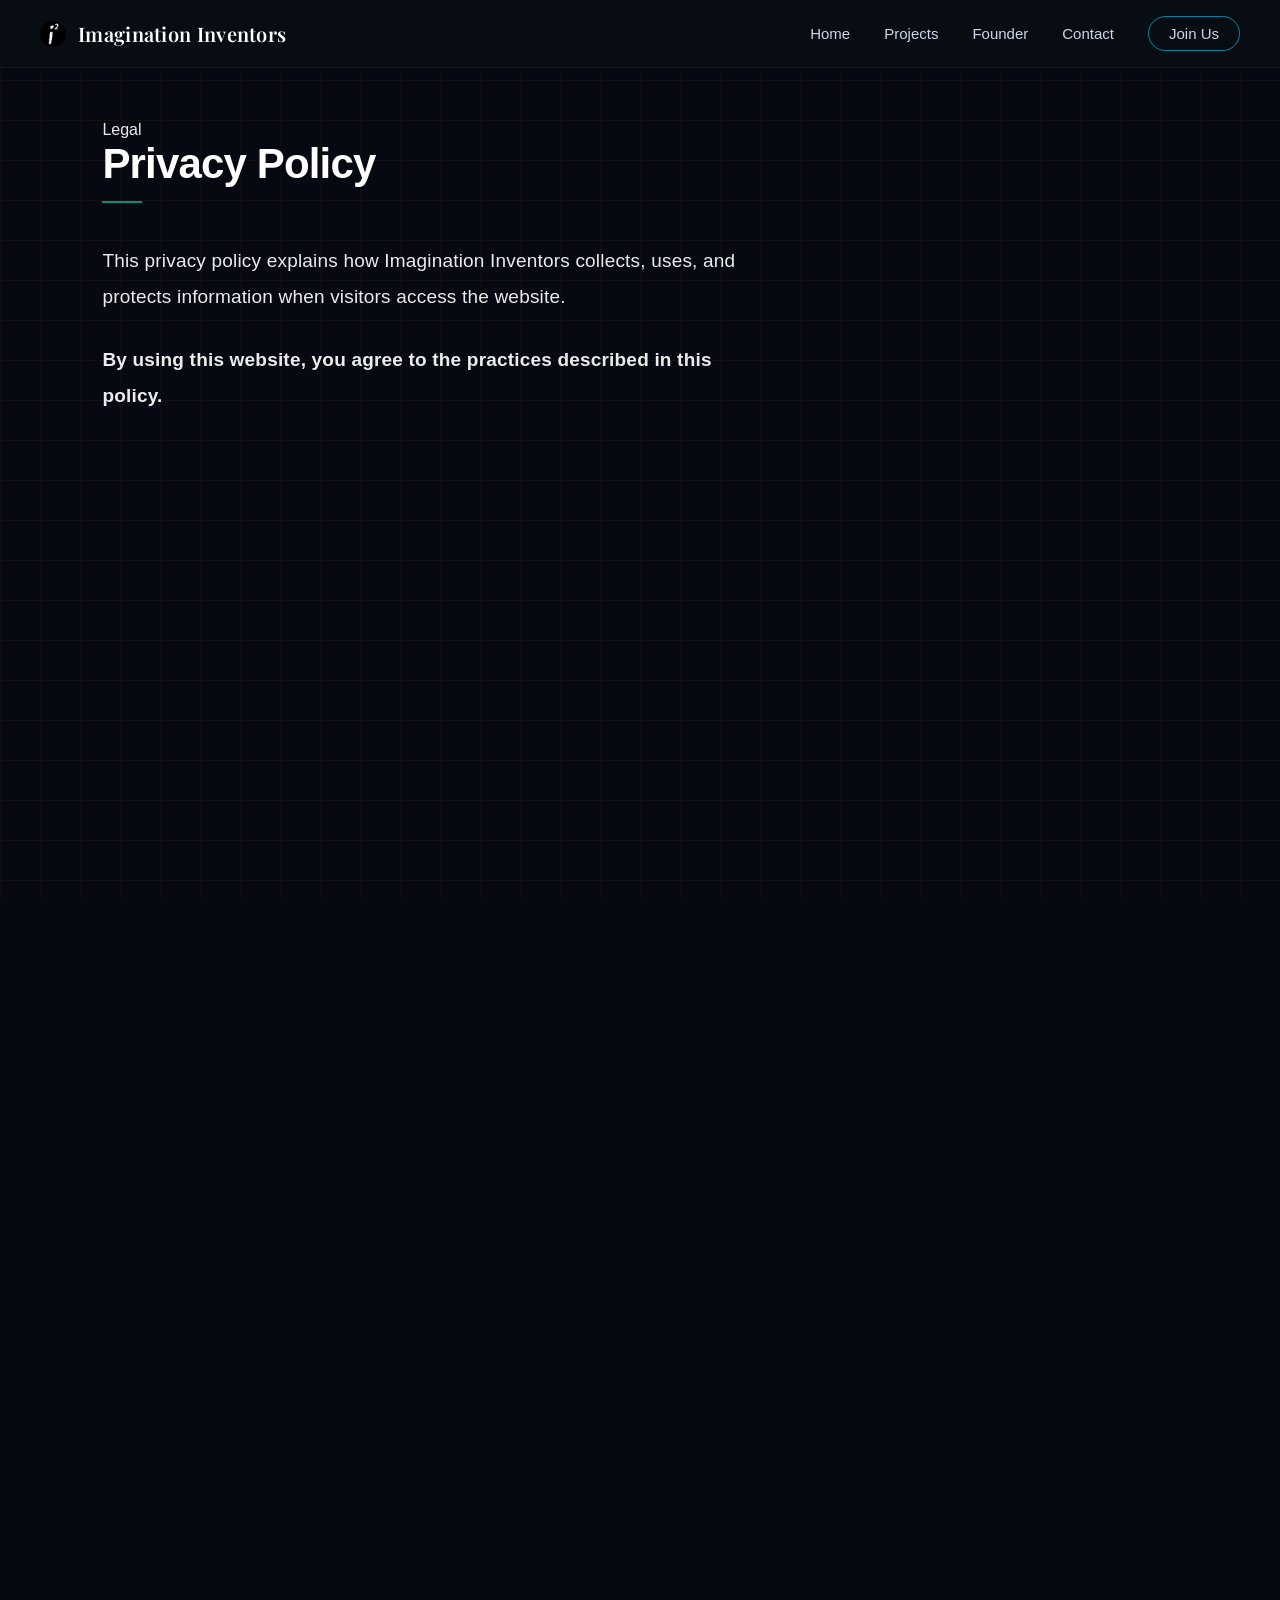
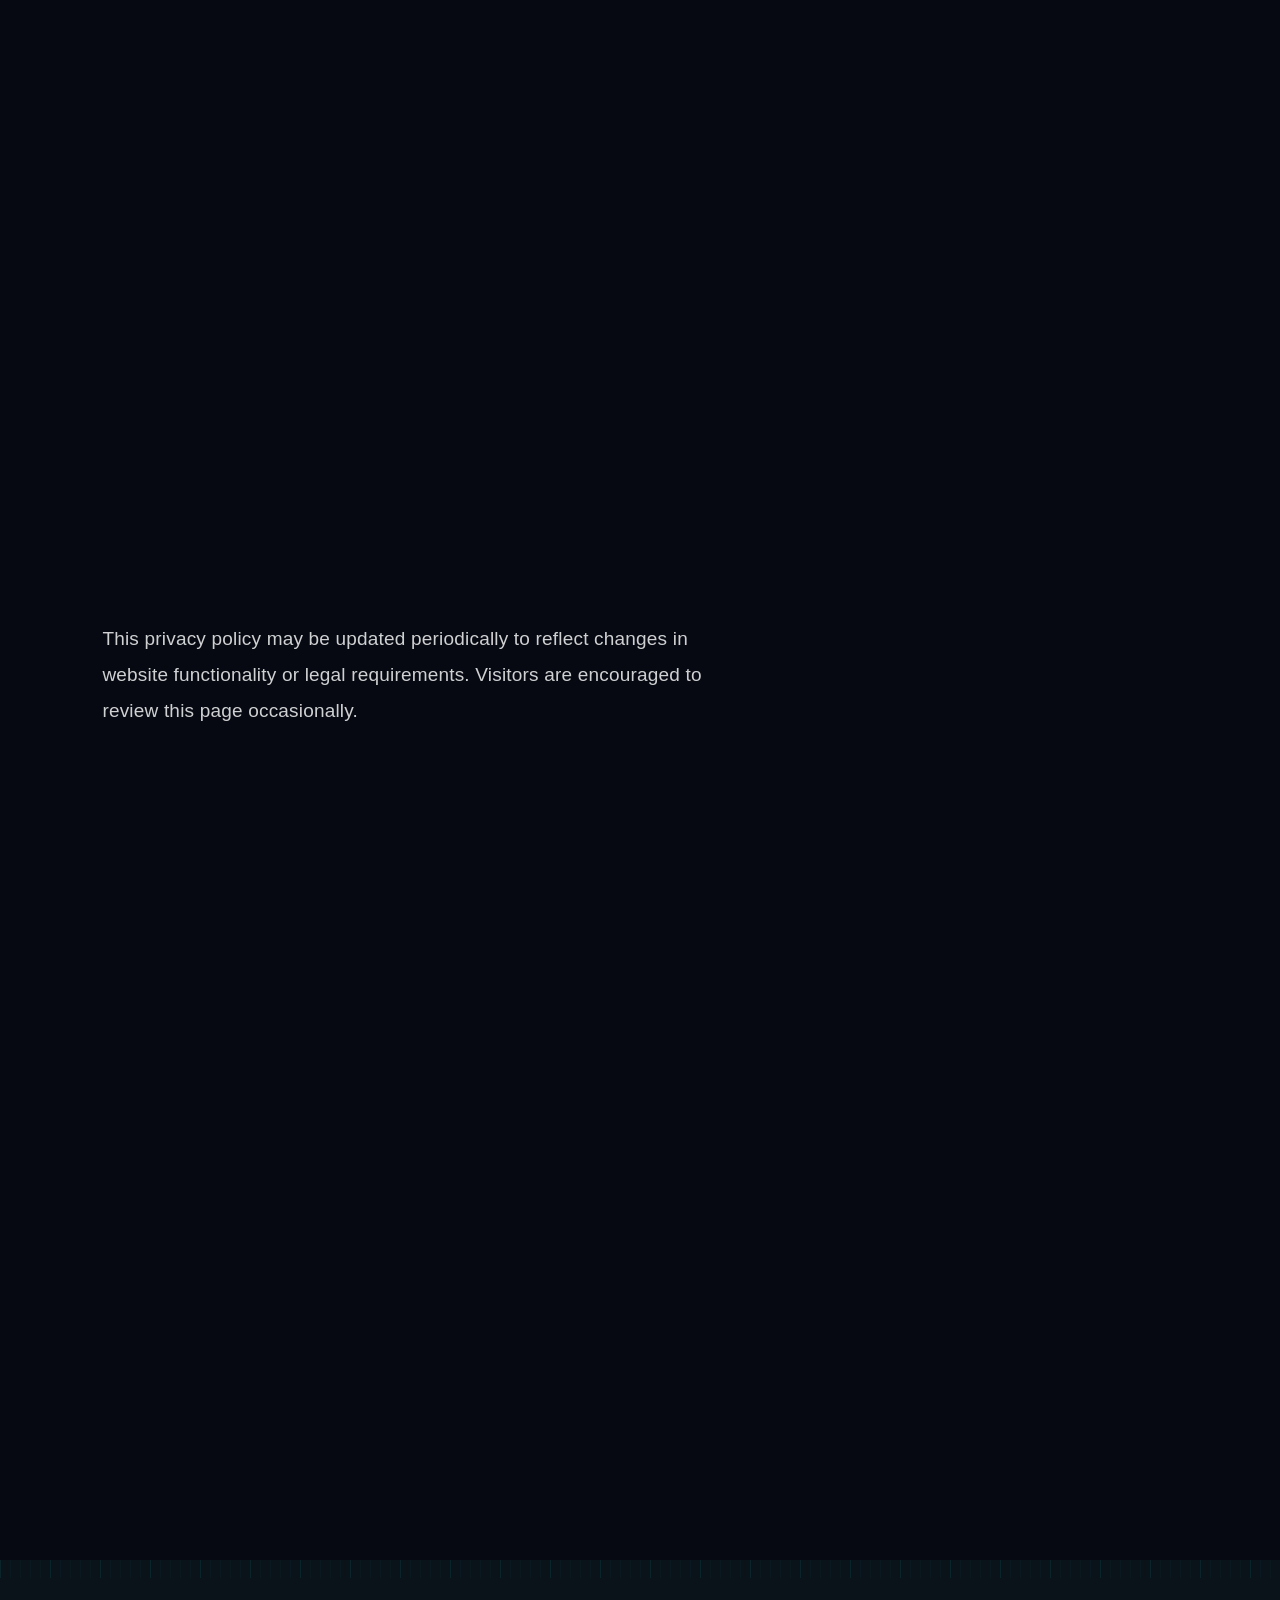
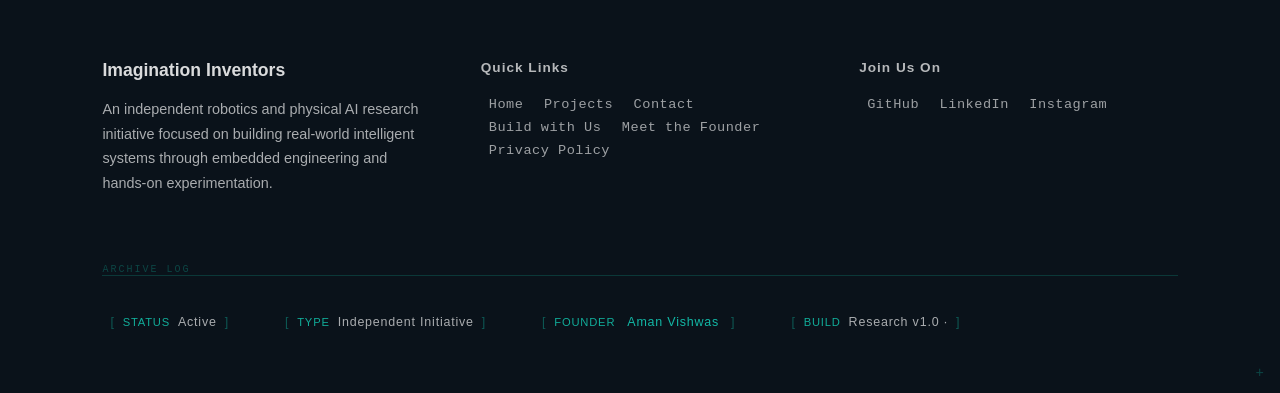
<file: privacy.html>
<!DOCTYPE html>
<html lang="en">

<head>

<meta charset="UTF-8">
<meta name="viewport" content="width=device-width, initial-scale=1.0">

<title>Privacy Policy | Imagination Inventors</title>

<!-- Google Analytics -->
<script async src="https://www.googletagmanager.com/gtag/js?id=G-VPDB9ZHZ3H"></script>
<script>
window.dataLayer = window.dataLayer || [];
function gtag(){dataLayer.push(arguments);}
gtag('js', new Date());
gtag('config', 'G-VPDB9ZHZ3H');
</script>

<meta name="description" content="Privacy policy explaining how Imagination Inventors collects and uses information when visitors interact with the website.">

<meta name="robots" content="index, follow">
<meta name="author" content="Aman Vishwas">
<meta name="theme-color" content="#04040c">

<link rel="canonical" href="https://imaginationinventors.in/privacy">

<link rel="icon" href="favicon.ico" sizes="any">
<link rel="apple-touch-icon" href="apple-touch-icon.png">

<link rel="stylesheet" href="css/styles.css">
<link rel="stylesheet" href="/footer/footer.css">
<link rel="stylesheet" href="/navbar/navbar.css">

<link href="https://fonts.googleapis.com/css2?family=Playfair+Display:wght@400;600;700&display=swap" rel="stylesheet">

</head>


<body>

<!-- NAVBAR -->
<!-- Navbar -->

<div id="navbar-placeholder"></div>

<div class="menu-overlay" id="menuOverlay"></div>


<main>


    
<section class="page-section">

<div class="reading-column">

<span class="tech-accent reveal">Legal</span>

<h1 class="section-title reveal">Privacy Policy</h1>

<p class="reveal">
This privacy policy explains how Imagination Inventors collects,
uses, and protects information when visitors access the website.
</p>

<p class="reveal">
<strong>
By using this website, you agree to the practices described in this
policy.
</strong>
</p>

</div>

</section>



<section class="page-section reveal">

<div class="reading-column reveal">

<h2 class="section-title reveal">Information Collected</h2>

<p class="reveal">
The website may collect <strong>limited</strong> technical information automatically
when visitors interact with pages. This may include:
</p>

 <div class="roadmap reveal">
 <ul>
<li>Pages visited</li>
<li>Time spent on pages</li>
<li>Device and browser type</li>
<li>Approximate geographic region</li>
<li>Interaction events such as button clicks</li>
    </ul>
  </div>


<p class="reveal">
This information is collected for analytical purposes and is not
used to personally identify visitors.
</p>

</div>

</section>



<section class="page-section reveal">

<div class="reading-column">

<h2 class="section-title reveal">Analytics</h2>

<p class="reveal">
This website uses
<strong>Google Analytics</strong> to better understand how visitors
interact with the site and to improve the overall experience.
</p>

<p class="reveal">
Google Analytics may collect information such as pages visited,
session duration, and interaction events. These analytics help
understand which sections of the website are most useful for
visitors.
</p>

<p class="reveal">
The data collected through analytics is aggregated and does not
personally identify individual users.
</p>

</div>

</section>



<section class="page-section reveal">

<div class="reading-column">

<h2 class="section-title reveal">External Links</h2>

<p class="reveal">
This website may contain links to external platforms such as GitHub,
LinkedIn, or other resources. When visiting external websites,
their respective privacy policies apply.
</p>

</div>

</section>



<section class="page-section reveal">

<div class="reading-column">

<h2 class="section-title reveal">Data Security</h2>

<p class="reveal">
Reasonable measures are taken to protect the integrity of the
website and its systems. However, no online platform can guarantee
complete security of transmitted information.
</p>

</div>

</section>



<section class="page-section reveral">

<div class="reading-column">

<h2 class="section-title reveal">Policy Updates</h2>

<p class="reveal">
This privacy policy may be updated periodically to reflect changes
in website functionality or legal requirements. Visitors are
encouraged to review this page occasionally.
</p>

</div>

</section>



<section class="page-section reveal">

<div class="reading-column">

<h2 class="section-title reveal">Contact</h2>

<p class="reveal">
If you have questions regarding this privacy policy or how the
website operates, you may contact:
</p>

<p class="reveal">
<strong>contact@imaginationinventors.in</strong>
</p>

</div>

</section>

</main>



<!-- FOOTER -->
<div id="footer-placeholder"></div>
<script src="footer/footer-loader.js"></script>


<!-------------------------------------------------------->
<script src="/navbar/navbar-loader.js"></script>

<script src="js/main.js" defer></script>

</body>
</html>
</file>
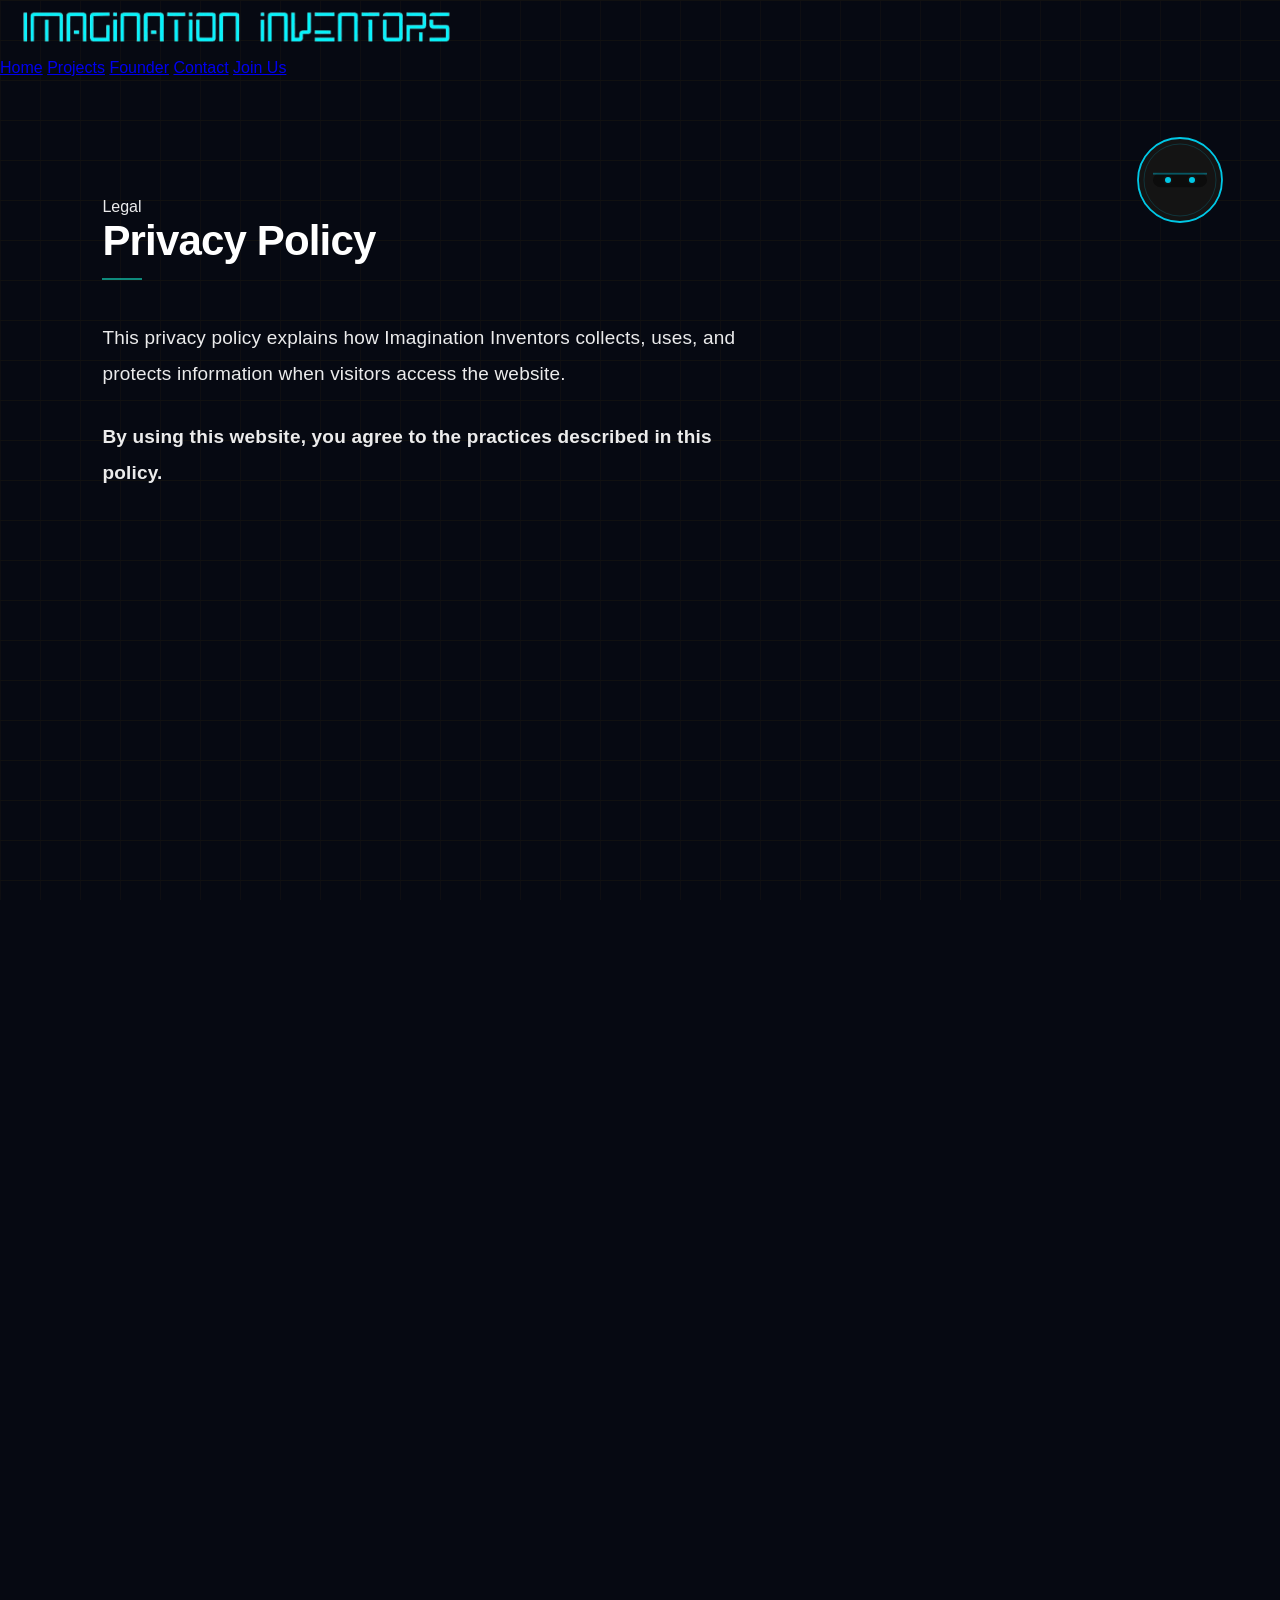
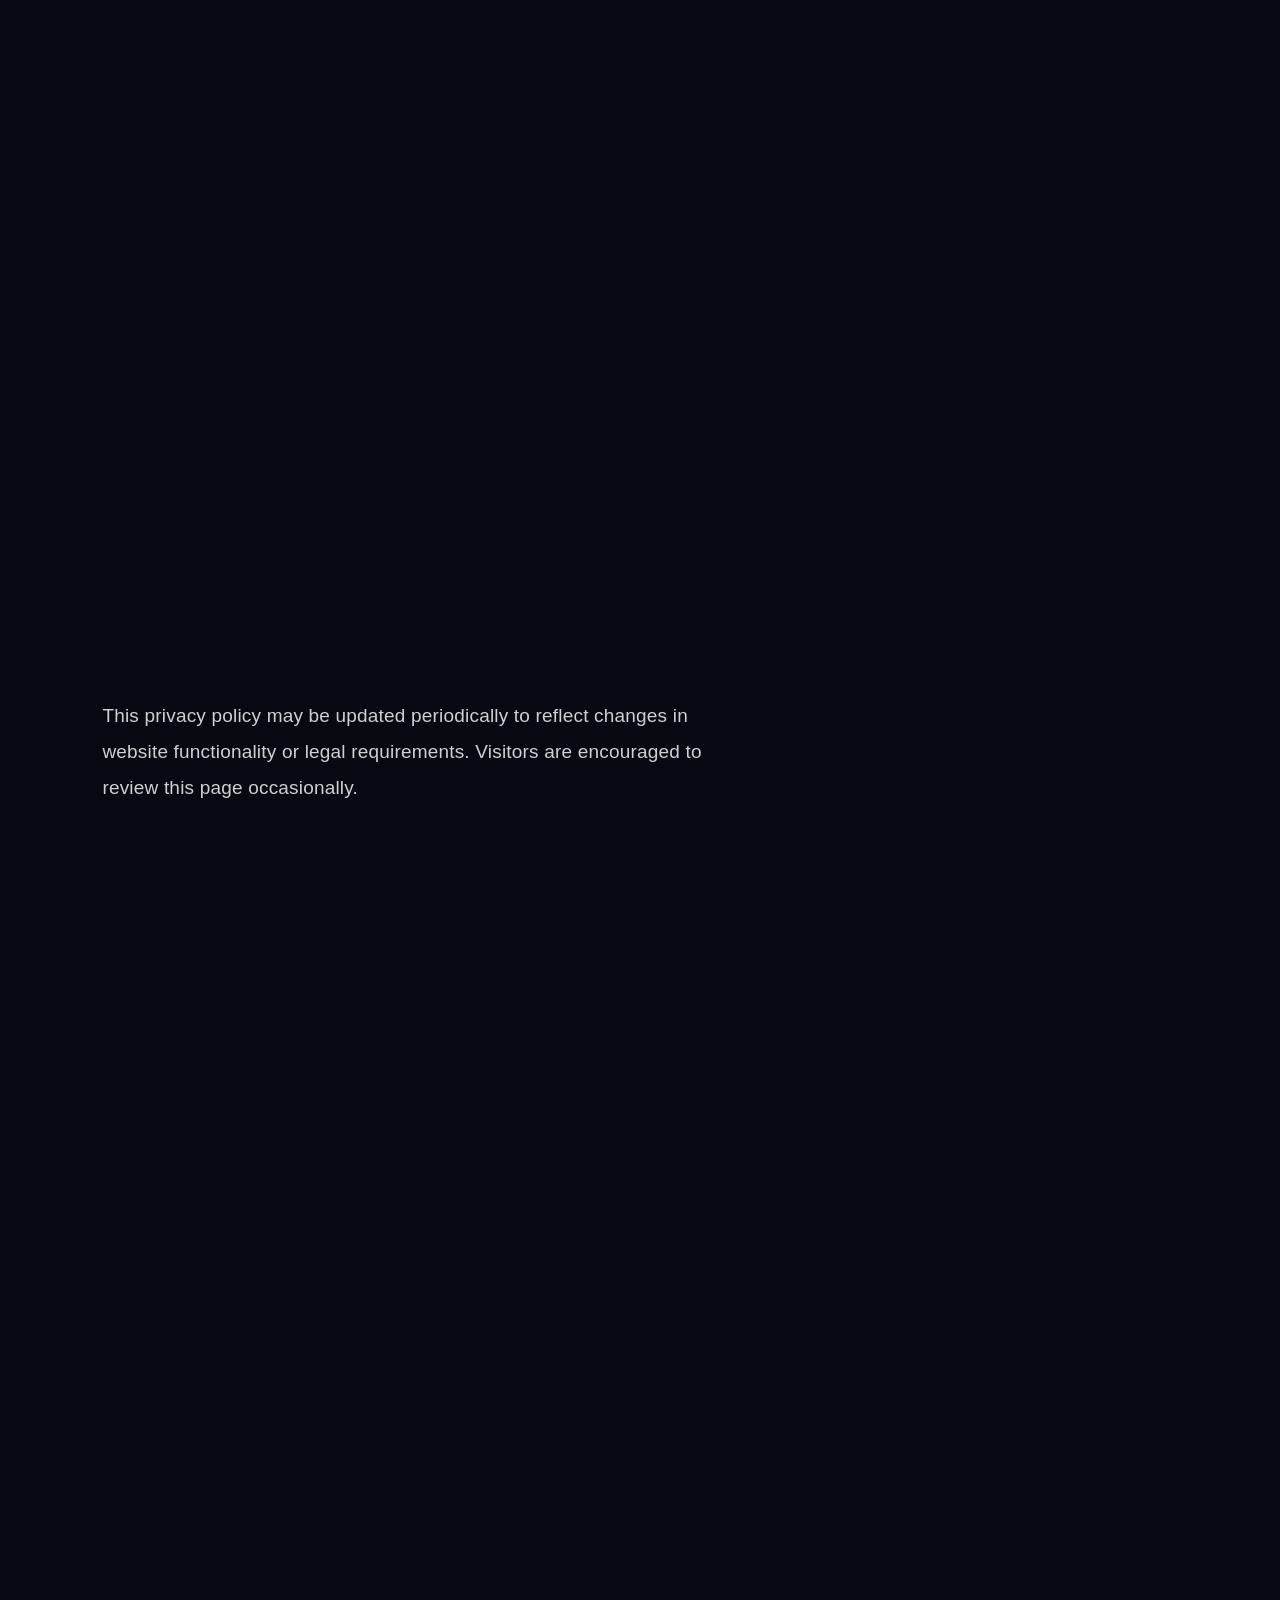
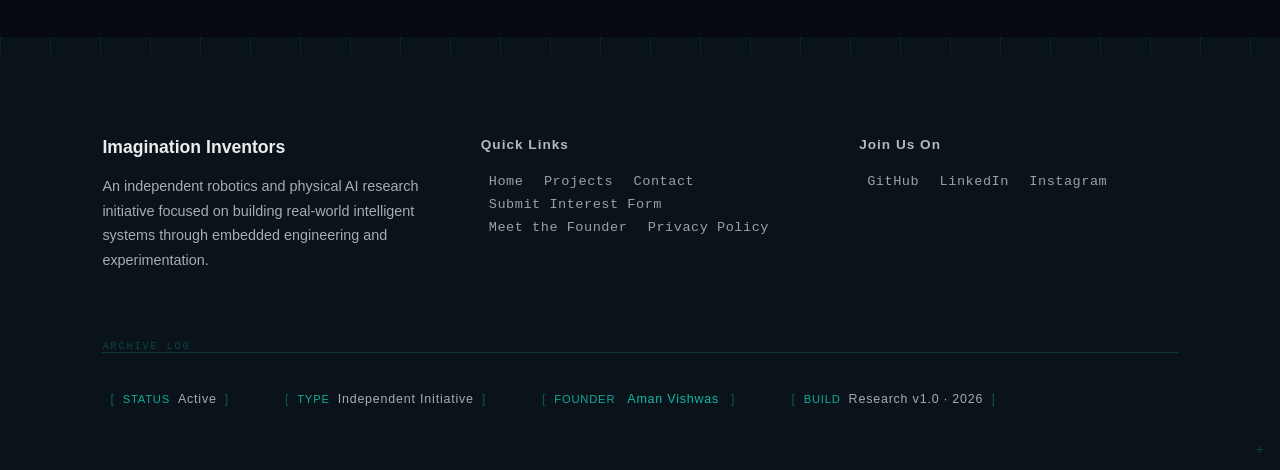
<file: privacytrial.html>
<!DOCTYPE html>
<html lang="en">

<head>

<meta charset="UTF-8">
<meta name="viewport" content="width=device-width, initial-scale=1.0">

<title>Privacy Policy | Imagination Inventors</title>

<!-- Google Analytics -->
<script async src="https://www.googletagmanager.com/gtag/js?id=G-VPDB9ZHZ3H"></script>
<script>
window.dataLayer = window.dataLayer || [];
function gtag(){dataLayer.push(arguments);}
gtag('js', new Date());
gtag('config', 'G-VPDB9ZHZ3H');
</script>

<meta name="description" content="Privacy policy explaining how Imagination Inventors collects and uses information when visitors interact with the website.">

<meta name="robots" content="index, follow">
<meta name="author" content="Aman Vishwas">
<meta name="theme-color" content="#04040c">

<link rel="canonical" href="https://imaginationinventors.in/privacy">

<link rel="icon" href="/favicon.ico" sizes="any">
<link rel="apple-touch-icon" href="/apple-touch-icon.png">

<link rel="stylesheet" href="css/styles.css">

</head>


<body>

<!-- NAVBAR -->
<nav class="navbar">

<div class="logo">
<img src="logo.png" alt="Imagination Inventors Logo">
</div>

<div class="nav-links" id="navLinks">
<a href="index.html">Home</a>
<a href="projects.html">Projects</a>
<a href="founder.html">Founder</a>
<a href="contact.html">Contact</a>
<a href="apply.html" class="nav-login">Join Us</a>
</div>

<div class="hamburger" id="hamburger">
<span></span>
<span></span>
<span></span>
</div>

</nav>

<div class="menu-overlay" id="menuOverlay"></div>


<main>

<section class="page-section">

<div class="reading-column">

<span class="tech-accent reveal">Legal</span>

<h1 class="section-title reveal">Privacy Policy</h1>

<p class="reveal">
This privacy policy explains how Imagination Inventors collects,
uses, and protects information when visitors access the website.
</p>

<p class="reveal">
<strong>
By using this website, you agree to the practices described in this
policy.
</strong>
</p>

</div>

</section>

<div class="orb-container">
  <div class="orb-wrapper">
    <svg class="orb" viewBox="0 0 200 200">

      <circle cx="100" cy="100" r="70" class="orb-body"/>
      <circle cx="100" cy="100" r="60" class="orb-ring"/>

      <!-- Visor Base -->
<!-- Eye Base Background -->
<rect x="55" y="88" width="90" height="24" rx="12" class="visor-base"/>

<!-- Left Eye -->
<circle cx="80" cy="100" r="8" class="eye-socket"/>
<circle cx="80" cy="100" r="5" class="eye-pupil left-eye"/>

<!-- Right Eye -->
<circle cx="120" cy="100" r="8" class="eye-socket"/>
<circle cx="120" cy="100" r="5" class="eye-pupil right-eye"/>

<!-- Scan Line -->
<rect x="55" y="88" width="90" height="3" class="scan-line"/>

<!-- Eyelid -->
<rect x="55" y="88" width="90" height="24" rx="12" class="eyelid"/>

    </svg>
  </div>
</div>


<div class="chat-panel">

  <div class="chat-header">
    <span>AmViSH Halo</span>
    <button class="chat-close">×</button>
  </div>

  <div class="chat-messages"></div>

  <div class="chat-input-area">
    <textarea class="chat-input" rows="1" placeholder="Ask Anything..."></textarea>
    <button class="send-btn">➤</button>
  </div>

</div>


<section class="page-section reveal">

<div class="reading-column reveal">

<h2 class="section-title reveal">Information Collected</h2>

<p class="reveal">
The website may collect <strong>limited</strong> technical information automatically
when visitors interact with pages. This may include:
</p>

 <div class="roadmap reveal">
 <ul>
<li>Pages visited</li>
<li>Time spent on pages</li>
<li>Device and browser type</li>
<li>Approximate geographic region</li>
<li>Interaction events such as button clicks</li>
    </ul>
  </div>


<p class="reveal">
This information is collected for analytical purposes and is not
used to personally identify visitors.
</p>

</div>

</section>



<section class="page-section reveal">

<div class="reading-column">

<h2 class="section-title reveal">Analytics</h2>

<p class="reveal">
This website uses
<strong>Google Analytics</strong> to better understand how visitors
interact with the site and to improve the overall experience.
</p>

<p class="reveal">
Google Analytics may collect information such as pages visited,
session duration, and interaction events. These analytics help
understand which sections of the website are most useful for
visitors.
</p>

<p class="reveal">
The data collected through analytics is aggregated and does not
personally identify individual users.
</p>

</div>

</section>



<section class="page-section reveal">

<div class="reading-column">

<h2 class="section-title reveal">External Links</h2>

<p class="reveal">
This website may contain links to external platforms such as GitHub,
LinkedIn, or other resources. When visiting external websites,
their respective privacy policies apply.
</p>

</div>

</section>



<section class="page-section reveal">

<div class="reading-column">

<h2 class="section-title reveal">Data Security</h2>

<p class="reveal">
Reasonable measures are taken to protect the integrity of the
website and its systems. However, no online platform can guarantee
complete security of transmitted information.
</p>

</div>

</section>



<section class="page-section reveral">

<div class="reading-column">

<h2 class="section-title reveal">Policy Updates</h2>

<p class="reveal">
This privacy policy may be updated periodically to reflect changes
in website functionality or legal requirements. Visitors are
encouraged to review this page occasionally.
</p>

</div>

</section>



<section class="page-section reveal">

<div class="reading-column">

<h2 class="section-title reveal">Contact</h2>

<p class="reveal">
If you have questions regarding this privacy policy or how the
website operates, you may contact:
</p>

<p class="reveal">
<strong>contact@imaginationinventors.in</strong>
</p>

</div>

</section>

</main>



<!-- FOOTER -->
<footer class="site-footer">

<div class="footer-top">

<div class="footer-identity">
<h3>Imagination Inventors</h3>
<p>
An independent robotics and physical AI research initiative
focused on building real-world intelligent systems through
embedded engineering and experimentation.
</p>
</div>

<div class="footer-nav">

<h4>Quick Links</h4>

<a href="index.html">Home</a>
<a href="projects.html">Projects</a>
<a href="contact.html">Contact</a>
<a href="apply.html">Submit Interest Form</a>
<a href="founder.html">Meet the Founder</a>
<a href="privacy.html">Privacy Policy</a>

</div>


<div class="footer-external">

<h4>Join Us On</h4>

<a href="https://github.com/Imagination-Inventors" target="_blank">GitHub</a>
<a href="https://www.linkedin.com" target="_blank">LinkedIn</a>
<a href="https://www.instagram.com" target="_blank">Instagram</a>

</div>

</div>


<div class="footer-bottom">

<div class="footer-meta">

<span class="meta-block">
<label>Status</label>
<value>Active</value>
</span>

<span class="meta-block">
<label>Type</label>
<value>Independent Initiative</value>
</span>

<span class="meta-block">
<label>Founder</label>
<value>
<a href="founder.html">Aman Vishwas</a>
</value>
</span>

<span class="meta-block">
<label>Build</label>
<value>Research v1.0 · <span id="buildYear"></span></value>
</span>

</div>

</div>

</footer>


<script src="js/main.js" defer></script>

</body>
</html>
</file>
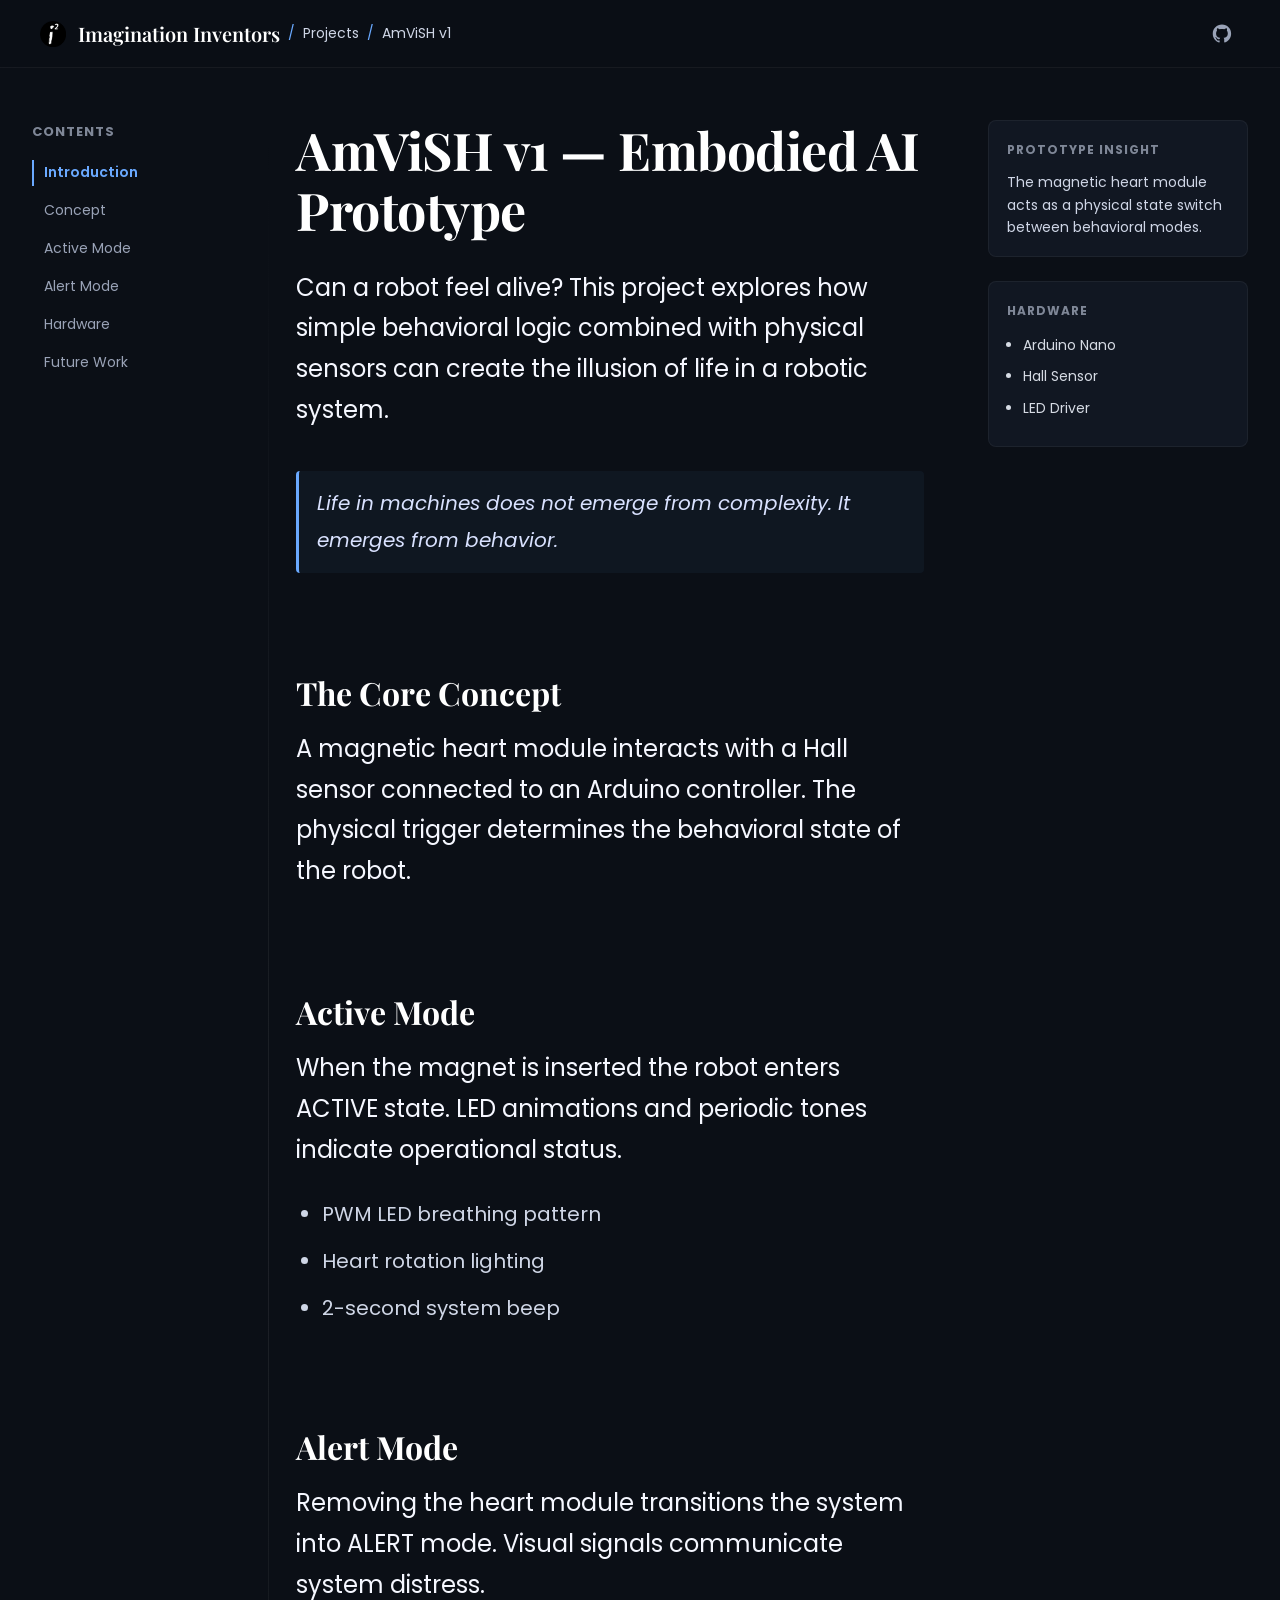
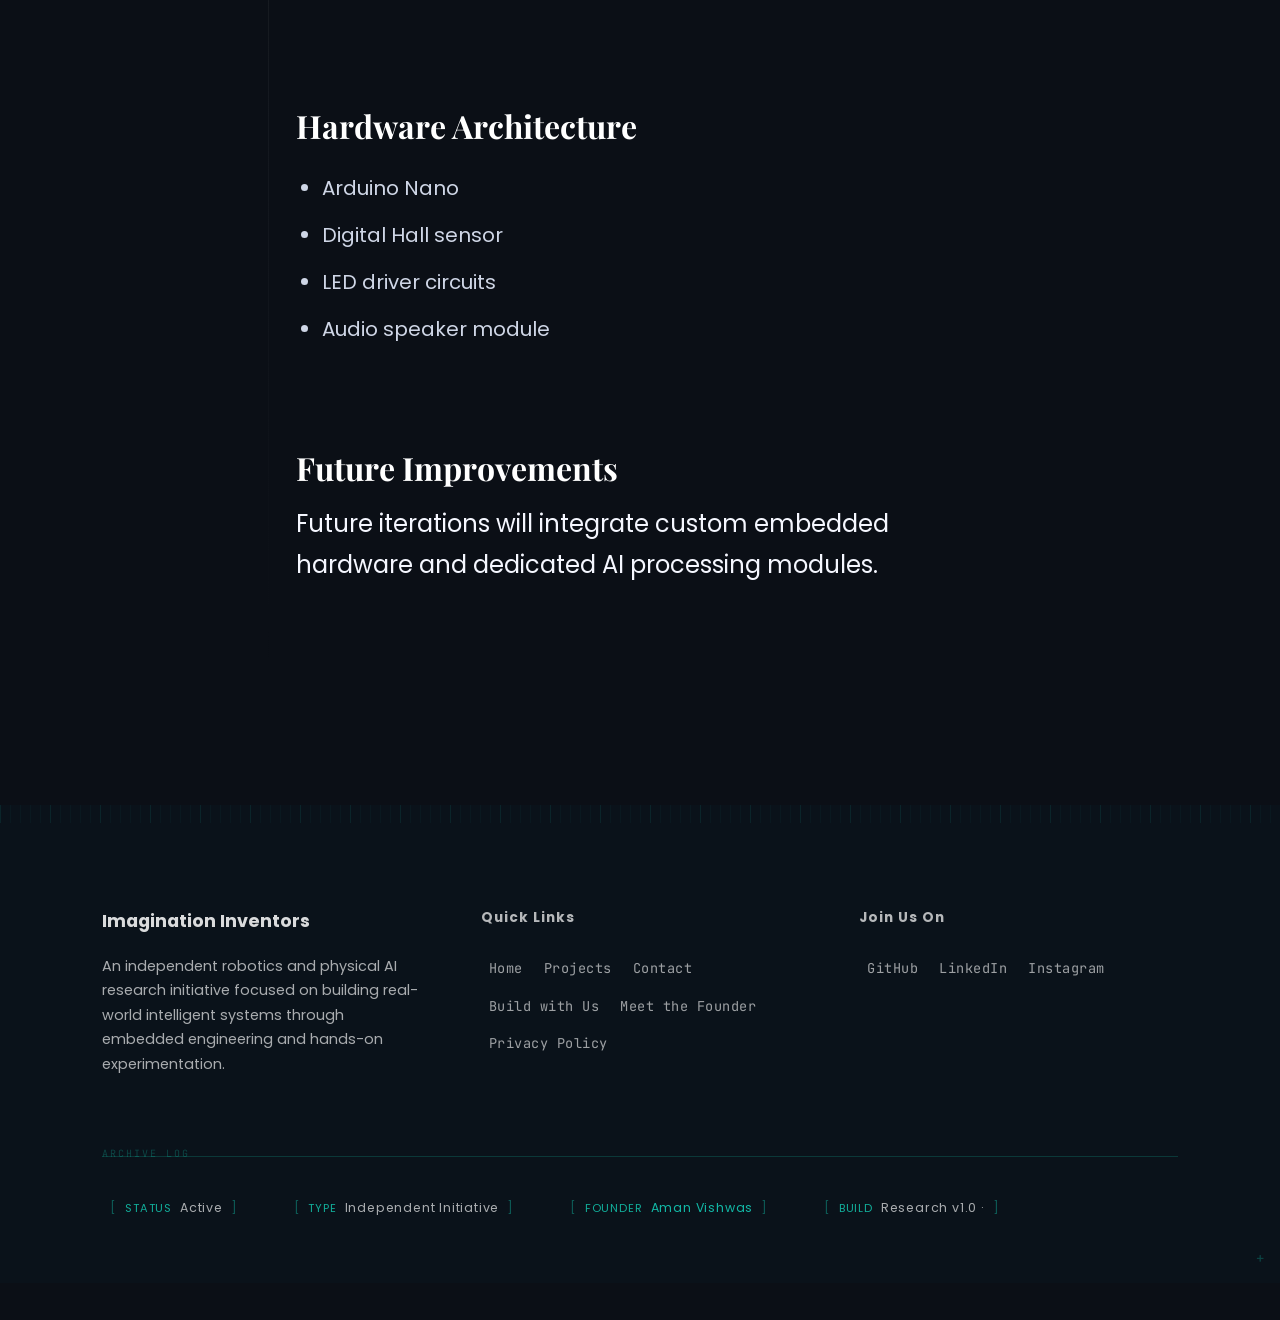
<file: projects/AmViSHv1.html>
<!DOCTYPE html>
<html lang="en">
<head>

<link rel="stylesheet" href="/css/project.css">
<link rel="stylesheet" href="/footer/footer.css">
<link rel="stylesheet" href="/navbar/navbar.css">

<!-- Basic Meta -->
<meta charset="UTF-8">
<meta name="viewport" content="width=device-width, initial-scale=1.0">
<meta http-equiv="X-UA-Compatible" content="IE=edge">

<title>Imagination Inventors | Robotics & Physical AI Research Lab</title>

<meta name="description" content="Imagination Inventors is a next-generation robotics and physical AI research lab founded by Aman Vishwas in India, engineering real-world intelligent systems through robotics, embedded systems, and systems-level AI architecture.">
<meta name="robots" content="index, follow">
<meta name="author" content="Aman Vishwas">
<meta name="theme-color" content="#04040c">

<!-- Canonical -->
<link rel="canonical" href="https://imaginationinventors.netlify.app">

<!-- Favicon -->
<!-- Multiple sizes for different devices -->
<link rel="icon" type="image/png" sizes="32x32" href="favicon-32x32.png">
<link rel="icon" type="image/png" sizes="16x16" href="favicon-16x16.png">
<link rel="apple-touch-icon" sizes="180x180" href="apple-touch-icon.png">
<link rel="icon" href="favicon.png">


<!-- Open Graph -->
<meta property="og:title" content="Imagination Inventors | Robotics & Physical AI Research Lab">
<meta property="og:description" content="Engineering intelligent machines that operate in the physical world.">
<meta property="og:type" content="website">
<meta property="og:url" content="https://imaginationinventors.netlify.app">
<meta property="og:image" content="https://imaginationinventors.netlify.app/og-image.png">

<!-- Twitter Card -->
<meta name="twitter:card" content="summary_large_image">
<meta name="twitter:title" content="Imagination Inventors | Robotics & Physical AI Research Lab">
<meta name="twitter:description" content="Independent robotics and physical AI research lab building real-world intelligent systems.">
<meta name="twitter:image" content="https://imaginationinventors.netlify.app/og-image.png">


<!-- FONT PERFORMANCE CONNECTIONS -->
<link rel="preconnect" href="https://fonts.googleapis.com">
<link rel="preconnect" href="https://fonts.gstatic.com" crossorigin>

<!-- MAIN FONT STYLESHEET -->
<link rel="preload"
href="https://fonts.googleapis.com/css2?family=Poppins:wght@300;400;600&family=Playfair+Display:wght@400;600;700&family=EB+Garamond:wght@400;500&family=JetBrains+Mono:wght@400;500&display=swap"
as="style"
onload="this.onload=null;this.rel='stylesheet'">

<noscript>
<link href="https://fonts.googleapis.com/css2?family=Poppins:wght@300;400;600&family=Playfair+Display:wght@400;600;700&family=EB+Garamond:wght@400;500&family=JetBrains+Mono:wght@400;500&display=swap" rel="stylesheet">
</noscript>




<!-- Organization Structured Data -->
<script type="application/ld+json">
{
  "@context": "https://schema.org",
  "@type": "Organization",
  "name": "Imagination Inventors",
  "url": "https://imaginationinventors.netlify.app",
  "logo": "https://imaginationinventors.netlify.app/logo.png",
  "founder": {
    "@type": "Person",
    "name": "Aman Vishwas"
  },
  "sameAs": [
    "https://github.com/Imagination-Inventors",
    "https://github.com/amanvishwas-ai"
  ]
}
</script>

<!-- Founder Structured Data -->
<script type="application/ld+json">
{
  "@context": "https://schema.org",
  "@type": "Person",
  "name": "Aman Vishwas",
  "jobTitle": "Founder",
  "worksFor": {
    "@type": "Organization",
    "name": "Imagination Inventors"
  },
  "url": "https://amanvishwas.netlify.app",
  "sameAs": [
    "https://github.com/amanvishwas-ai"
  ]
}
</script>

</head>



<body class="project-page">

<div id="navbar-placeholder"></div>

<div class="journal-progress"></div>

<div class="project-wrapper">

<!-- TABLE OF CONTENTS -->

<aside class="toc">

<h4>Contents</h4>

<a href="#intro">Introduction</a>
<a href="#concept">Concept</a>
<a href="#active">Active Mode</a>
<a href="#alert">Alert Mode</a>
<a href="#hardware">Hardware</a>
<a href="#future">Future Work</a>

</aside>


<!-- ARTICLE -->

<div class="lab-notebook">

<div class="reading-guide"></div>

<section class="section" id="intro">

<h1>AmViSH v1 — Embodied AI Prototype</h1>

<p>
Can a robot feel alive? This project explores how simple behavioral
logic combined with physical sensors can create the illusion of life
in a robotic system.
</p>

<div class="lab-note">
Life in machines does not emerge from complexity.  
It emerges from behavior.
</div>

</section>


<section class="section" id="concept">

<h2>The Core Concept</h2>

<p>
A magnetic heart module interacts with a Hall sensor connected to an
Arduino controller. The physical trigger determines the behavioral
state of the robot.
</p>

</section>


<section class="section" id="active">

<h2>Active Mode</h2>

<p>
When the magnet is inserted the robot enters ACTIVE state.
LED animations and periodic tones indicate operational status.
</p>

<ul>

<li>PWM LED breathing pattern</li>
<li>Heart rotation lighting</li>
<li>2-second system beep</li>

</ul>

</section>


<section class="section" id="alert">

<h2>Alert Mode</h2>

<p>
Removing the heart module transitions the system into ALERT mode.
Visual signals communicate system distress.
</p>

</section>


<section class="section" id="hardware">

<h2>Hardware Architecture</h2>

<ul>

<li>Arduino Nano</li>
<li>Digital Hall sensor</li>
<li>LED driver circuits</li>
<li>Audio speaker module</li>

</ul>

</section>


<section class="section" id="future">

<h2>Future Improvements</h2>

<p>
Future iterations will integrate custom embedded hardware and
dedicated AI processing modules.
</p>

</section>

</div>
<aside class="research-notes">

<div class="note-card">

<h5>Prototype Insight</h5>

<p>
The magnetic heart module acts as a physical state
switch between behavioral modes.
</p>

</div>

<div class="note-card">

<h5>Hardware</h5>

<ul>
<li>Arduino Nano</li>
<li>Hall Sensor</li>
<li>LED Driver</li>
</ul>

</div>

</aside>



</div>

<div id="footer-placeholder"></div>

<script src="/footer/footer-loader.js"></script>

<script>

/* =============================== */
/* SCROLL PROGRESS BAR */
/* =============================== */

const progressBar = document.querySelector(".journal-progress");

window.addEventListener("scroll", () => {

const scroll = window.scrollY;
const height = document.body.scrollHeight - window.innerHeight;

const progress = (scroll / height) * 100;

progressBar.style.width = progress + "%";

});


/* =============================== */
/* TOC SECTION HIGHLIGHT */
/* =============================== */

const sections = document.querySelectorAll(".section");
const tocLinks = document.querySelectorAll(".toc a");

window.addEventListener("scroll", () => {

let current = "";

sections.forEach(section => {

const sectionTop = section.offsetTop;

if (window.scrollY >= sectionTop - 200) {
current = section.getAttribute("id");
}

});

tocLinks.forEach(link => {

link.classList.remove("active");

if (link.getAttribute("href") === "#" + current) {
link.classList.add("active");
}

});

});


/* =============================== */
/* FULLSCREEN IMAGE VIEWER */
/* =============================== */

const viewer = document.createElement("div");
viewer.className = "viewer";

const viewerImg = document.createElement("img");

viewer.appendChild(viewerImg);
document.body.appendChild(viewer);


/* open image */

document.querySelectorAll(".gallery img, .diagram img").forEach(img => {

img.addEventListener("click", () => {

viewer.style.display = "flex";
viewerImg.src = img.src;

});

});


/* close viewer */

viewer.addEventListener("click", () => {

viewer.style.display = "none";

});


</script>

<!-- <script>

let lastScroll = 0;

const navbar = document.querySelector(".project-navbar");

window.addEventListener("scroll", () => {

const current = window.pageYOffset;

if (current > lastScroll && current > 100) {

navbar.classList.add("nav-hidden");

} else {

navbar.classList.remove("nav-hidden");

}

lastScroll = current;

});

</script> -->

<!-------------------------------------------------------->
<script src="/project-navbar/project-navbar-loader.js"></script>

</body>
</html>
</file>
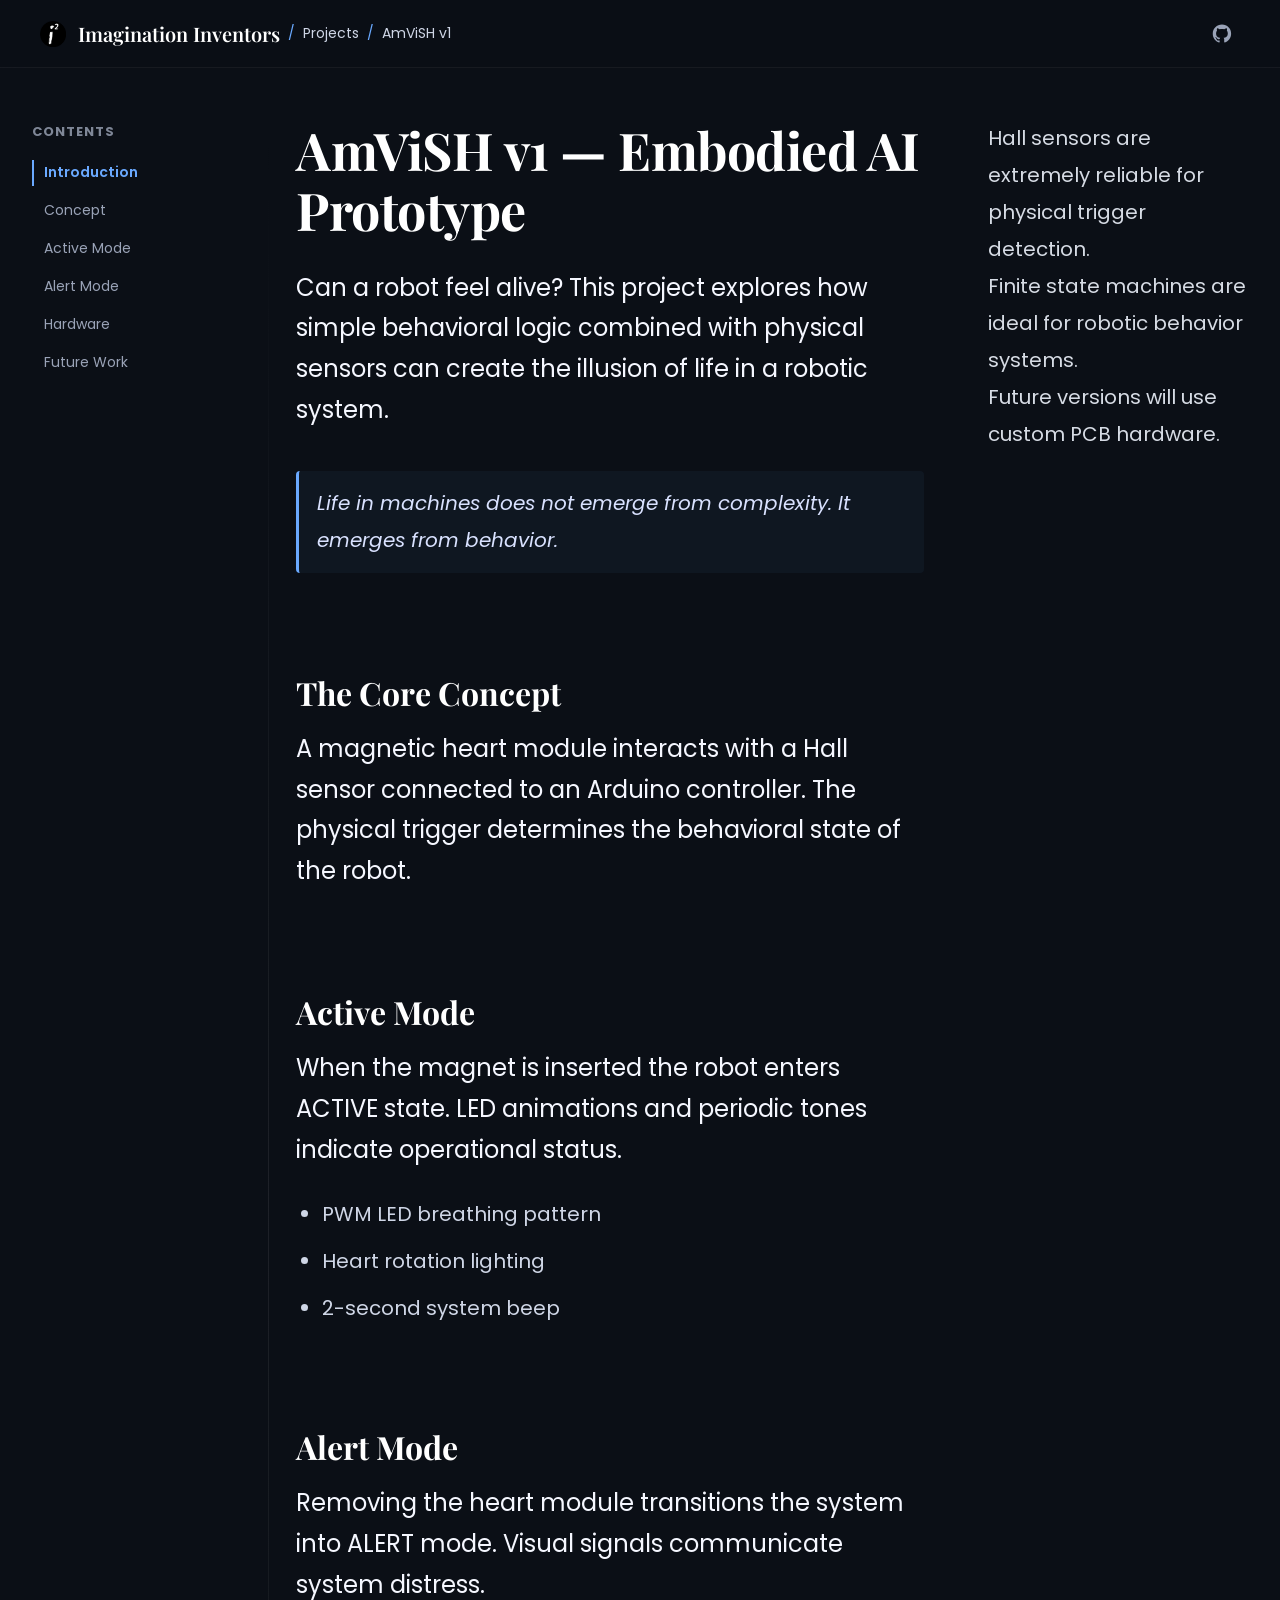
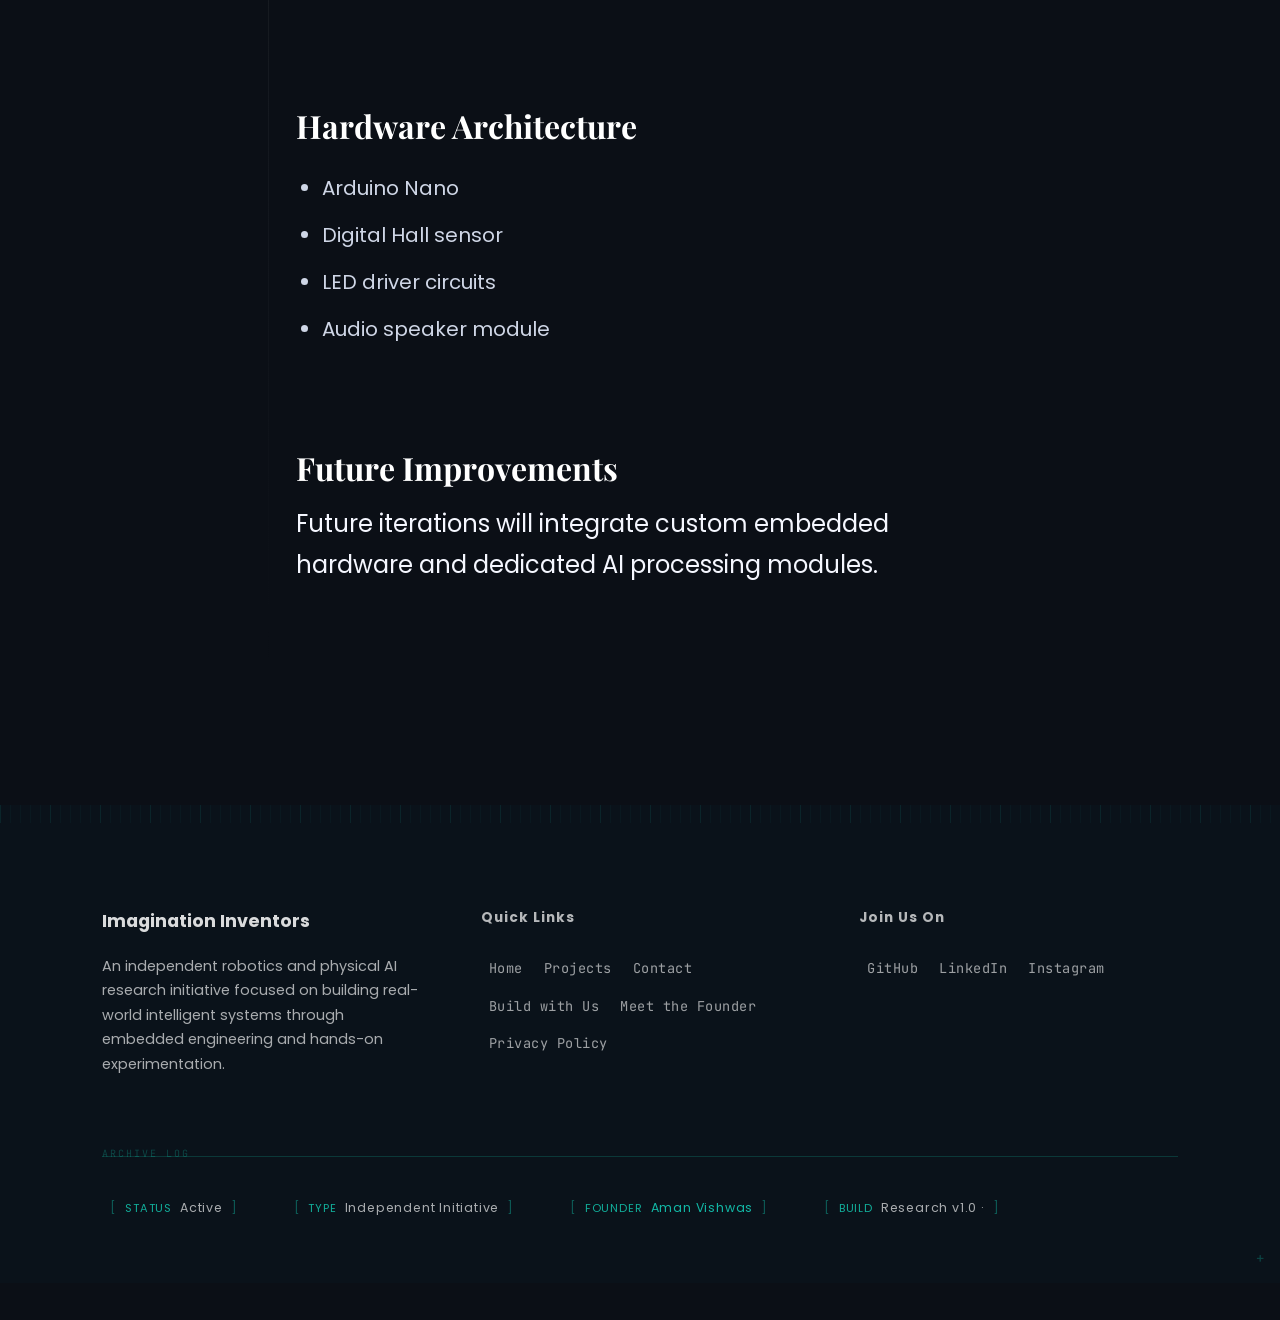
<file: projects/trial.html>
<!DOCTYPE html>
<html lang="en">
<head>

<link rel="stylesheet" href="/css/project.css">
<link rel="stylesheet" href="/footer/footer.css">
<link rel="stylesheet" href="/navbar/navbar.css">

<!-- Basic Meta -->
<meta charset="UTF-8">
<meta name="viewport" content="width=device-width, initial-scale=1.0">
<meta http-equiv="X-UA-Compatible" content="IE=edge">

<title>Imagination Inventors | Robotics & Physical AI Research Lab</title>

<meta name="description" content="Imagination Inventors is a next-generation robotics and physical AI research lab founded by Aman Vishwas in India, engineering real-world intelligent systems through robotics, embedded systems, and systems-level AI architecture.">
<meta name="robots" content="index, follow">
<meta name="author" content="Aman Vishwas">
<meta name="theme-color" content="#04040c">

<!-- Canonical -->
<link rel="canonical" href="https://imaginationinventors.netlify.app">

<!-- Favicon -->
<!-- Multiple sizes for different devices -->
<link rel="icon" type="image/png" sizes="32x32" href="favicon-32x32.png">
<link rel="icon" type="image/png" sizes="16x16" href="favicon-16x16.png">
<link rel="apple-touch-icon" sizes="180x180" href="apple-touch-icon.png">
<link rel="icon" href="favicon.png">


<!-- Open Graph -->
<meta property="og:title" content="Imagination Inventors | Robotics & Physical AI Research Lab">
<meta property="og:description" content="Engineering intelligent machines that operate in the physical world.">
<meta property="og:type" content="website">
<meta property="og:url" content="https://imaginationinventors.netlify.app">
<meta property="og:image" content="https://imaginationinventors.netlify.app/og-image.png">

<!-- Twitter Card -->
<meta name="twitter:card" content="summary_large_image">
<meta name="twitter:title" content="Imagination Inventors | Robotics & Physical AI Research Lab">
<meta name="twitter:description" content="Independent robotics and physical AI research lab building real-world intelligent systems.">
<meta name="twitter:image" content="https://imaginationinventors.netlify.app/og-image.png">

<!-- Performance: Preconnect -->
<link rel="preconnect" href="https://fonts.googleapis.com">
<link rel="preconnect" href="https://fonts.gstatic.com" crossorigin>

<!-- Non-blocking Google Font -->
<link rel="preload" 
      href="https://fonts.googleapis.com/css2?family=Poppins:wght@300;400;600;800&display=swap"
      as="style"
      onload="this.onload=null;this.rel='stylesheet'">

<noscript>
<link href="https://fonts.googleapis.com/css2?family=Poppins:wght@300;400;600;800&display=swap" rel="stylesheet">
</noscript>


<link href="https://fonts.googleapis.com/css2?family=Space+Grotesk:wght@500;600&family=Crimson+Text:wght@400;600&display=swap" rel="stylesheet">
<link href="https://fonts.googleapis.com/css2?family=Playfair+Display:wght@500;600&family=Cormorant+Garamond:wght@400;600&family=Caveat:wght@400;600&display=swap" rel="stylesheet">
<link href="https://fonts.googleapis.com/css2?family=Playfair+Display:wght@500;600&family=EB+Garamond:wght@400;500&family=Caveat:wght@500&display=swap" rel="stylesheet">

<link rel="preconnect" href="https://fonts.googleapis.com">
<link rel="preconnect" href="https://fonts.gstatic.com" crossorigin>

<link rel="preload"
href="https://fonts.googleapis.com/css2?family=Poppins:wght@300;400;600;800&display=swap"
as="style"
onload="this.onload=null;this.rel='stylesheet'">

<link rel="preload"
href="https://fonts.googleapis.com/css2?family=JetBrains+Mono:wght@400;500&display=swap"
as="style"
onload="this.onload=null;this.rel='stylesheet'">

<link href="https://fonts.googleapis.com/css2?family=Playfair+Display:wght@400;600;700&display=swap" rel="stylesheet">


<link rel="preload" 
      href="https://fonts.googleapis.com/css2?family=JetBrains+Mono:wght@400;500&display=swap"
      as="style"
      onload="this.onload=null;this.rel='stylesheet'">

<noscript>
<link href="https://fonts.googleapis.com/css2?family=JetBrains+Mono:wght@400;500&display=swap" rel="stylesheet">
</noscript>




<!-- Organization Structured Data -->
<script type="application/ld+json">
{
  "@context": "https://schema.org",
  "@type": "Organization",
  "name": "Imagination Inventors",
  "url": "https://imaginationinventors.netlify.app",
  "logo": "https://imaginationinventors.netlify.app/logo.png",
  "founder": {
    "@type": "Person",
    "name": "Aman Vishwas"
  },
  "sameAs": [
    "https://github.com/Imagination-Inventors",
    "https://github.com/amanvishwas-ai"
  ]
}
</script>

<!-- Founder Structured Data -->
<script type="application/ld+json">
{
  "@context": "https://schema.org",
  "@type": "Person",
  "name": "Aman Vishwas",
  "jobTitle": "Founder",
  "worksFor": {
    "@type": "Organization",
    "name": "Imagination Inventors"
  },
  "url": "https://amanvishwas.netlify.app",
  "sameAs": [
    "https://github.com/amanvishwas-ai"
  ]
}
</script>

</head>



<body class="project-page">

<div id="navbar-placeholder"></div>

<div class="journal-progress"></div>

<div class="project-wrapper">

<!-- TABLE OF CONTENTS -->

<aside class="toc">

<h4>Contents</h4>

<a href="#intro">Introduction</a>
<a href="#concept">Concept</a>
<a href="#active">Active Mode</a>
<a href="#alert">Alert Mode</a>
<a href="#hardware">Hardware</a>
<a href="#future">Future Work</a>

</aside>


<!-- ARTICLE -->

<div class="lab-notebook">

<div class="reading-guide"></div>

<section class="section" id="intro">

<h1>AmViSH v1 — Embodied AI Prototype</h1>

<p>
Can a robot feel alive? This project explores how simple behavioral
logic combined with physical sensors can create the illusion of life
in a robotic system.
</p>

<div class="lab-note">
Life in machines does not emerge from complexity.  
It emerges from behavior.
</div>

</section>


<section class="section" id="concept">

<h2>The Core Concept</h2>

<p>
A magnetic heart module interacts with a Hall sensor connected to an
Arduino controller. The physical trigger determines the behavioral
state of the robot.
</p>

</section>


<section class="section" id="active">

<h2>Active Mode</h2>

<p>
When the magnet is inserted the robot enters ACTIVE state.
LED animations and periodic tones indicate operational status.
</p>

<ul>

<li>PWM LED breathing pattern</li>
<li>Heart rotation lighting</li>
<li>2-second system beep</li>

</ul>

</section>


<section class="section" id="alert">

<h2>Alert Mode</h2>

<p>
Removing the heart module transitions the system into ALERT mode.
Visual signals communicate system distress.
</p>

</section>


<section class="section" id="hardware">

<h2>Hardware Architecture</h2>

<ul>

<li>Arduino Nano</li>
<li>Digital Hall sensor</li>
<li>LED driver circuits</li>
<li>Audio speaker module</li>

</ul>

</section>


<section class="section" id="future">

<h2>Future Improvements</h2>

<p>
Future iterations will integrate custom embedded hardware and
dedicated AI processing modules.
</p>

</section>

</div>


<!-- NOTES -->

<aside class="notes">

<div class="note">
Hall sensors are extremely reliable for physical trigger detection.
</div>

<div class="note">
Finite state machines are ideal for robotic behavior systems.
</div>

<div class="note">
Future versions will use custom PCB hardware.
</div>

</aside>

</div>

<div id="footer-placeholder"></div>

<script src="/footer/footer-loader.js"></script>

<script>

/* =============================== */
/* SCROLL PROGRESS BAR */
/* =============================== */

const progressBar = document.querySelector(".journal-progress");

window.addEventListener("scroll", () => {

const scroll = window.scrollY;
const height = document.body.scrollHeight - window.innerHeight;

const progress = (scroll / height) * 100;

progressBar.style.width = progress + "%";

});


/* =============================== */
/* TOC SECTION HIGHLIGHT */
/* =============================== */

const sections = document.querySelectorAll(".section");
const tocLinks = document.querySelectorAll(".toc a");

window.addEventListener("scroll", () => {

let current = "";

sections.forEach(section => {

const sectionTop = section.offsetTop;

if (window.scrollY >= sectionTop - 200) {
current = section.getAttribute("id");
}

});

tocLinks.forEach(link => {

link.classList.remove("active");

if (link.getAttribute("href") === "#" + current) {
link.classList.add("active");
}

});

});


/* =============================== */
/* FULLSCREEN IMAGE VIEWER */
/* =============================== */

const viewer = document.createElement("div");
viewer.className = "viewer";

const viewerImg = document.createElement("img");

viewer.appendChild(viewerImg);
document.body.appendChild(viewer);


/* open image */

document.querySelectorAll(".gallery img, .diagram img").forEach(img => {

img.addEventListener("click", () => {

viewer.style.display = "flex";
viewerImg.src = img.src;

});

});


/* close viewer */

viewer.addEventListener("click", () => {

viewer.style.display = "none";

});


</script>

<!-- <script>

let lastScroll = 0;

const navbar = document.querySelector(".project-navbar");

window.addEventListener("scroll", () => {

const current = window.pageYOffset;

if (current > lastScroll && current > 100) {

navbar.classList.add("nav-hidden");

} else {

navbar.classList.remove("nav-hidden");

}

lastScroll = current;

});

</script> -->

<!-------------------------------------------------------->
<script src="/project-navbar/project-navbar-loader.js"></script>

</body>
</html>
</file>
<file: css/styles.css>
:root{
  /* Core Background */
  --bg:#060912;

  /* Refined Accent (less neon, more authority) */
  --accent:#00C8E6;

  /* Secondary Accent – cooler and restrained */
  --accent2:#12B8A6;

  /* True Glass Layer */
  --glass:rgba(255,255,255,0.04);

  /* Primary Text */
  --text:rgba(255,255,255,0.92);

  /* Secondary Text */
  --text-soft:rgba(255,255,255,0.65);

  /* Depth Shadows */
  --shadow-deep:0 30px 80px rgba(0,0,0,0.65);
  --shadow-soft:0 10px 30px rgba(0,0,0,0.45);

  /* Subtle Glow (only for interaction) */
  --glow:0 0 18px rgba(0,200,230,0.25);

  /* Border Tone */
  --border:rgba(0,200,230,0.28);

  --nav-height:68px;
  --section-padding:120px 8%;
}

/* ================= RESET ================= */

*{
  margin:0;
  padding:0;
  box-sizing:border-box;
  font-family:'Poppins',sans-serif;
}

html{
  scroll-behavior:smooth;
  scroll-padding-top:var(--nav-height);
}

body{
  background-color:var(--bg);
  color:var(--text);
  overflow-x:hidden;
  scroll-snap-type:y mandatory;

  background-image:
    linear-gradient(#111 1px, transparent 1px),
    linear-gradient(90deg, #0e0e12 1px, transparent 1px);

  background-size:40px 40px;
  background-attachment:fixed;
}

/* ================= SNAP SYSTEM ================= */

.hero,
.research-focus,
.public-footprint,
.research-progression,
.research-direction,
.join-section{
  min-height:100vh;
  scroll-snap-align:start;
  scroll-snap-stop:always;
  scroll-margin-top:var(--nav-height);
}




section{
  padding:var(--section-padding);
}

/* Logo */
.logo img{
  height:55px;
  max-width:100%;
  transition:0.3s ease;
}

.logo img:hover{
  
  filter:drop-shadow(0 0 5px var(--accent));
}

/* =============================== */
/* BRAND (Shared with Project UI) */
/* =============================== */

.brand{
display:flex;
align-items:center;
gap:10px;
}

.brand-logo{
width:28px;
height:28px;
flex-shrink:0;
}

.brand-text{
font-family:"Playfair Display", serif;
font-size:20px;
font-weight:600;
color:#ffffff;
letter-spacing:0.3px;
}


/* ================= HERO (Elite Version) ================= */

/* ===== Elite Left-Aligned Hero ===== */

.hero{
  padding:170px 40px 120px;
  display:flex;
  flex-direction:column;
  align-items:flex-start;
  text-align:left;
  max-width:1100px;
  margin:0 auto;
}

.hero > * + *{
  margin-top:36px;
}

/* Tagline */
.hero-tagline{
  font-size:0.8rem;
  letter-spacing:2px;
  text-transform:uppercase;
  color:rgba(255,255,255,0.45);
}

/* Main Heading */
.hero-title{
  font-size: clamp(3rem, 5vw, 4.2rem);
  font-weight: 700;
  line-height: 1.08;
  letter-spacing: -1.2px;
  max-width: 900px;

  background: linear-gradient(
    180deg,
    rgba(255,255,255,1) 0%,
    rgba(255,255,255,0.85) 100%
  );
  -webkit-background-clip: text;
  -webkit-text-fill-color: transparent;
}
.hero-title,
.hero-description{
  opacity:0;
  transform:translateY(20px);
  animation: heroFade 1.1s cubic-bezier(.22,.61,.36,1) forwards;
}

.hero-description{
  animation-delay:0.15s;
}

@keyframes heroFade{
  to{
    opacity:1;
    transform:translateY(0);
  }
}
.hero{
  position: relative;
  overflow: hidden;
}

.hero::before{
  content:"";
  position:absolute;
  top:-30%;
  left:50%;
  transform:translateX(-50%);
  width:900px;
  height:900px;
  background: radial-gradient(
    circle,
    rgba(125,249,255,0.08) 0%,
    rgba(125,249,255,0.03) 35%,
    transparent 70%
  );
  pointer-events:none;
  z-index:0;
}

/* Description */
.hero-description{
  font-size:1.1rem;
  line-height:1.9;
  color:rgba(255,255,255,0.75);
  max-width:750px;
  margin-top:1.2rem;
}

/* Inline links inside hero */
.hero-description a{
  color: var(--accent2);
  text-decoration: none;
  font-weight: 500;
  position: relative;
  transition: color 0.35s cubic-bezier(.22,.61,.36,1);
}

.hero-description a::after{
  content:"";
  position:absolute;
  left:50%;
  bottom:-3px;
  width:0%;
  height:1px;
  background: var(--accent2);
  transform: translateX(-50%);
  transition: width 0.35s cubic-bezier(.22,.61,.36,1),
              opacity 0.35s ease;
  opacity:0.7;
}

.hero-description a:hover{
  color: #ffffff;
}

.hero-description a:hover::after{
  width:110%;
  opacity:1;
}
@keyframes gradientMove{
  0%{background-position:0%}
  100%{background-position:200%}
}

/* Buttons */
.btn-group{
  margin-top:42px;
  display:flex;
  gap:20px;
  flex-wrap:wrap;
  justify-content:flex-start;
}

.btn{
  padding:13px 28px;
  border-radius:999px;
  background:rgba(255,255,255,0.04);
  border:1px solid rgba(255,255,255,0.1);
  color:rgba(255,255,255,0.88);
  text-decoration:none;
  font-size:0.92rem;
  letter-spacing:0.4px;
  font-weight:500;

  backdrop-filter: blur(6px);

  transition:
    transform 0.35s cubic-bezier(.22,.61,.36,1),
    background 0.35s cubic-bezier(.22,.61,.36,1),
    border-color 0.35s cubic-bezier(.22,.61,.36,1),
    box-shadow 0.35s cubic-bezier(.22,.61,.36,1),
    color 0.35s cubic-bezier(.22,.61,.36,1);
}

/* Primary CTA */
.btn-primary{
  background: linear-gradient(
    135deg,
    var(--accent2),
    rgba(20,224,196,0.85)
  );
  border-color: var(--accent2);
  color:#0b0f14;
  font-weight:600;

  box-shadow:
    0 6px 18px rgba(20,224,196,0.18),
    0 0 20px rgba(20,224,196,0.08);
}

/* Micro Hover Elevation */
.btn:hover{
  transform:translateY(-2px);
}

/* Secondary Hover (glass refinement) */
.btn:not(.btn-primary):hover{
  background:rgba(255,255,255,0.08);
  border-color:rgba(255,255,255,0.2);
  color:#ffffff;

  box-shadow:
    0 8px 22px rgba(0,0,0,0.35);
}

/* Primary Hover (controlled brightness, not blast) */
.btn-primary:hover{
  background: linear-gradient(
    135deg,
    #20f5dc,
    var(--accent2)
  );

  box-shadow:
    0 10px 26px rgba(20,224,196,0.25),
    0 0 28px rgba(20,224,196,0.12);
}

/* Active press */
.btn:active{
  transform:translateY(0);
}



.section-title{
  font-size:1.9rem;
  font-weight:600;
  letter-spacing:-0.4px;
  color:#ffffff;

  text-align:left;
  margin-bottom:28px;

  position:relative;
}

/* Subtle underline indicator */
.section-title::after{
  content:"";
  display:block;
  width:40px;
  height:2px;
  background:rgba(20,224,196,0.6);
  margin-top:12px;
}

.grid{
  display:grid;
  grid-template-columns:repeat(auto-fit,minmax(280px,1fr));
  gap:30px;
}

.card{
  background:var(--glass);
  padding:40px;
  border-radius:20px;
  backdrop-filter:blur(8px);
  transition:0.5s;
}

.card:hover{
  transform:translateY(-12px);
  box-shadow:0 0 45px rgba(0,247,255,0.4);
}

/* Scroll reveal */
.reveal{
  opacity:0;
  transform:translateY(60px);
  transition:1s ease;
}

.reveal.active{
  opacity:1;
  transform:translateY(0);
}


.bottom-bar{
  margin-top:60px;
  text-align:center;
  color:rgba(255,255,255,0.6);
  font-size:clamp(0.75rem,2.5vw,0.9rem);
  padding:0 15px;
}

/* ================= MOBILE ================= */
@media (max-width:768px){

  /* Disable strict snap on mobile */
  body{
    scroll-snap-type:none;
  }

.hero{
  min-height:100vh;
  min-height:100svh;

  display:flex;
  flex-direction:column;

  justify-content:center;
  align-items:flex-start;

  padding:var(--nav-height) 20px 0;
}


  /* Hero */
  .hero{
    padding:110px 20px 70px;
    align-items:flex-start;
  }

  .hero-title{
    font-size:clamp(1.9rem, 7vw, 2.4rem);
    line-height:1.2;
    max-width:100%;
  }

  .hero-description{
    font-size:0.95rem;
    line-height:1.75;
    max-width:100%;
  }

  .hero-tagline{
    font-size:0.75rem;
    letter-spacing:1.8px;
  }

  /* Buttons stack vertically */
  .btn-group{
    flex-direction:column;
    width:100%;
    gap:14px;
  }

  .btn{
    width:100%;
    text-align:center;
    padding:14px;
  }

  /* Timeline mobile layout */
  .timeline{
    padding-left:25px;
    border-left:1px solid rgba(20,224,196,0.3);
  }

  .timeline-item{
    margin-bottom:50px;
  }

  .timeline-card{
    flex-direction:column;
    gap:15px;
    padding:24px;
  }

  .timeline-body p{
    max-width:100%;
  }

}

/* ================= MICRO TYPOGRAPHY TUNING ================= */
@media (max-width:768px){

  /* Global vertical rhythm */
  section{
    padding:90px 20px;
  }

  .research-progression,
  .research-focus,
  .public-footprint,
  .research-direction,
  .join-section{
    padding:100px 20px;
  }

  /* Section titles */
  .section-title{
    font-size:1.55rem;
    line-height:1.3;
    margin-bottom:22px;
  }

  .section-title::after{
    margin-top:10px;
    width:32px;
  }

  /* Paragraph rhythm */
  p{
    font-size:0.95rem;
    line-height:1.75;
  }

  /* Card spacing refinement */
  .focus-card,
  .footprint-card,
  .join-card{
    padding:22px;
  }

  /* Timeline breathing */
  .timeline-card{
    padding:22px;
  }

  .timeline-body h3{
    font-size:1.1rem;
    margin-bottom:8px;
  }

  .timeline-body p{
    font-size:0.9rem;
  }

  /* Hero fine tuning */
  .hero{
    padding-top:100px;
  }

  .hero > * + *{
    margin-top:28px;
  }

  /* Footer refinement */
  .site-footer{
    padding:80px 20px 50px;
  }

  .footer-meta{
    font-size:0.75rem;
    letter-spacing:0.6px;
  }

}



/* ================= Mobile Section Activation Glow ================= */
@media (hover:none){

  .section-activated::before{
    content:"";
    position:fixed;
    inset:0;
    pointer-events:none;
    z-index:-1;

    background:radial-gradient(
      800px circle at 50% 40%,
      rgba(20,224,196,0.08),
      transparent 70%
    );

    animation:sectionPulse 600ms ease-out forwards;
  }

  @keyframes sectionPulse{
    0%{
      opacity:0.6;
    }
    100%{
      opacity:0;
    }
  }

}

/* Research Progression */

.research-progression{
  padding:140px 8%;
}

.section-intro{
  max-width:650px;
  margin:12px 0 70px;
  font-size:0.95rem;
  color:rgba(255,255,255,0.6);
}


/* Roadmap */

.research-direction{
  padding:120px 8%;
}

.roadmap ul{
  list-style:none;
  padding:0;
  max-width:700px;
}

.roadmap li{
  margin-bottom:18px;
  font-size:1rem;
  color:rgba(255,255,255,0.8);
  position:relative;
  padding-left:20px;
}

.roadmap li::before{
  content:"–";
  position:absolute;
  left:0;
  color:rgba(20,224,196,0.7);
}
/* ================= Timeline – Refined ================= */

.timeline{
  position:relative;
  padding-left:70px;
  border-left:2px solid rgba(20,224,196,0.22);
  transition:border-color 0.6s ease;
}

.timeline-item{
  position:relative;
  margin-bottom:90px;

  opacity:0;
  transform:translateX(-30px);
  transition:
    transform 0.8s cubic-bezier(0.22,1,0.36,1),
    opacity 0.6s ease;
}

.timeline-item.visible{
  opacity:1;
  transform:translateX(0);
}

/* Dot marker */

.timeline-item::before{
  content:"";
  position:absolute;
  left:-9px;
  top:34px;
  width:14px;
  height:14px;
  background:rgba(20,224,196,0.75);
  border-radius:50%;
  transition:transform 0.3s ease, box-shadow 0.3s ease;
}

/* Subtle dot expansion on hover */
.timeline-item:hover::before{
  transform:scale(1.15);
  box-shadow:0 0 12px rgba(20,224,196,0.35);
}

/* Timeline Card */

.timeline-card{
  display:flex;
  align-items:flex-start;
  justify-content:space-between;
  gap:50px;
  padding:34px 40px;

  background:rgba(255,255,255,0.035);
  border:1px solid rgba(255,255,255,0.07);
  border-radius:16px;

  text-decoration:none;
  color:inherit;

  transition:
    transform 0.45s cubic-bezier(0.22,1,0.36,1),
    border-color 0.4s ease,
    background 0.4s ease,
    box-shadow 0.4s ease;
}

/* Hover = structured movement */
.timeline-card:hover{
  transform:translateX(10px);
  background:rgba(20,224,196,0.06);
  border-color:rgba(20,224,196,0.35);
  box-shadow:0 20px 40px rgba(0,0,0,0.35);
}

/* Year */

.timeline-year{
  font-size:0.82rem;
  letter-spacing:1.2px;
  color:rgba(255,255,255,0.42);
  margin-bottom:10px;
}

/* Title */

.timeline-body h3{
  font-size:1.25rem;
  font-weight:600;
  margin-bottom:10px;
  color:#ffffff;
}

/* Description */

.timeline-body p{
  font-size:0.96rem;
  color:rgba(255,255,255,0.72);
  line-height:1.7;
  max-width:620px;
}

/* Arrow */

.timeline-arrow{
  font-size:1.3rem;
  opacity:0.35;
  transition:transform 0.35s ease, opacity 0.35s ease;
}

.timeline-card:hover .timeline-arrow{
  transform:translateX(8px);
  opacity:1;
}


.research-focus{
  padding:140px 8%;
}

.focus-grid{
  display:grid;
  grid-template-columns:repeat(auto-fit,minmax(260px,1fr));
  gap:30px;
  margin-top:60px;
}

.focus-card{
  background:rgba(255,255,255,0.04);
  border:1px solid rgba(255,255,255,0.08);
  border-radius:16px;
  padding:28px;
  transition:all 0.35s ease;
}

.focus-card:hover{
  border-color:rgba(20,224,196,0.4);
  transform:translateY(-6px);
  background:rgba(20,224,196,0.06);
}

.focus-card h3{
  font-size:1.1rem;
  margin-bottom:10px;
}

.focus-card p{
  font-size:0.92rem;
  color:rgba(255,255,255,0.7);
  line-height:1.6;
}

.public-footprint{
  padding:140px 8%;
}

.footprint-grid{
  display:grid;
  grid-template-columns:repeat(auto-fit,minmax(260px,1fr));
  gap:30px;
  margin-top:60px;
}

.footprint-card{
  background:rgba(255,255,255,0.035);
  border:1px solid rgba(255,255,255,0.07);
  border-radius:16px;
  padding:28px;
  transition:all 0.35s ease;
}

.footprint-card:hover{
  border-color:rgba(20,224,196,0.35);
  background:rgba(20,224,196,0.05);
}

.footprint-card h3{
  font-size:1.05rem;
  margin-bottom:10px;
}

.footprint-card p{
  font-size:0.92rem;
  color:rgba(255,255,255,0.7);
  line-height:1.6;
}

.footprint-card a{
  display:inline-block;
  margin-top:14px;
  font-size:0.85rem;
  color:var(--accent2);
  text-decoration:none;
  transition:0.25s ease;
}

.footprint-card a:hover{
  color:var(--accent);
}

.join-section{
  padding:140px 8%;
}

.join-grid{
  display:grid;
  grid-template-columns:repeat(auto-fit,minmax(280px,1fr));
  gap:40px;
  margin-top:60px;
}

.join-card{
  background:rgba(255,255,255,0.035);
  border:1px solid rgba(255,255,255,0.07);
  border-radius:16px;
  padding:32px;
  transition:all 0.35s ease;
}

.join-card:hover{
  border-color:rgba(20,224,196,0.35);
  background:rgba(20,224,196,0.05);
  transform:translateY(-6px);
}

.join-card h3{
  margin-bottom:18px;
  font-size:1.1rem;
}

.join-card ul{
  list-style:none;
  padding:0;
}

.join-card li{
  margin-bottom:12px;
  font-size:0.95rem;
  color:rgba(255,255,255,0.75);
  position:relative;
  padding-left:18px;
}

.join-card li::before{
  content:"•";
  position:absolute;
  left:0;
  color:var(--accent2);
}

.join-cta{
  margin-top:60px;
}



/* ================= 10% Innovation ================= */


/* 
body::before{
  content:"";
  position:fixed;
  top:0;
  left:0;
  width:100%;
  height:100%;
  pointer-events:none;
  z-index:-1;

  background: radial-gradient(
    600px circle at var(--mouse-x, 50%) var(--mouse-y, 50%),
    rgba(20,224,196,0.12),
    transparent 60%
  );

  transition: background 0.1s ease;
} */ */


/* ================================ Footer redesign ================================ */

.site-footer{
  background:#0a121a;
  background-image:none; /* remove body grid */
}

.site-footer{
  padding:100px 8% 60px;
  background:#0a121a; /* Blueprint Blue */
  position:relative;
  overflow:hidden;
}

.site-footer::before{
  content:"";
  position:absolute;
  top:0;
  left:0;
  width:100%;
  height:18px;

  background:
    repeating-linear-gradient(
      90deg,
      rgba(20,224,196,0.25) 0px,
      rgba(20,224,196,0.25) 1px,
      transparent 1px,
      transparent 10px
    ),
    repeating-linear-gradient(
      90deg,
      rgba(20,224,196,0.5) 0px,
      rgba(20,224,196,0.5) 1px,
      transparent 1px,
      transparent 50px
    );

  opacity:0.15;
}

.footer-nav a,
.footer-external a{
  font-family:'JetBrains Mono', monospace;
  font-size:0.85rem;
  letter-spacing:0.5px;
}

.footer-nav a,
.footer-external a{
  position:relative;
  display:inline-block;
  padding:4px 8px;
  transition:color 0.25s ease;
}

.footer-nav a::before,
.footer-nav a::after,
.footer-external a::before,
.footer-external a::after{
  content:"";
  position:absolute;
  width:6px;
  height:6px;
  border:1px solid var(--accent2);
  opacity:0;
  transition:0.25s ease;
}

.footer-nav a::before,
.footer-external a::before{
  top:0;
  left:0;
  border-right:none;
  border-bottom:none;
}

.footer-nav a::after,
.footer-external a::after{
  bottom:0;
  right:0;
  border-left:none;
  border-top:none;
}

.footer-nav a:hover::before,
.footer-nav a:hover::after,
.footer-external a:hover::before,
.footer-external a:hover::after{
  opacity:0.6;
}


.site-footer::after{
  content:"+";
  position:absolute;
  bottom:12px;
  right:16px;
  font-family:'JetBrains Mono', monospace;
  font-size:14px;
  color:rgba(20,224,196,0.25);
}

.footer-top{
  display:grid;
  grid-template-columns:repeat(auto-fit,minmax(220px,1fr));
  gap:60px;
}

.footer-identity h3{
  font-size:1.1rem;
  margin-bottom:16px;
}

.footer-identity p{
  font-size:0.9rem;
  line-height:1.7;
  color:rgba(255,255,255,0.65);
}

.footer-nav h4,
.footer-external h4{
  font-size:0.85rem;
  letter-spacing:1px;
  margin-bottom:18px;
  color:rgba(255,255,255,0.7);
}

.footer-nav a,
.footer-external a{
  color:rgba(255,255,255,0.6);
  text-decoration:none;
}

.footer-nav a:hover,
.footer-external a:hover{
  color:var(--accent2);
}

.footer-bottom{
  margin-top:70px;
  padding-top:30px;
  border-top:1px solid rgba(20,224,196,0.15);
  display:flex;
  justify-content:space-between;
  align-items:center;
  flex-wrap:wrap;
  gap:12px;
}

.footer-bottom p{
  font-family:'JetBrains Mono', monospace;
  font-size:0.8rem;
  letter-spacing:0.6px;
  color:rgba(255,255,255,0.55);
}

.footer-bottom a{
  position:relative;
  color:var(--accent2);
  text-decoration:none;
  padding:2px 6px;
  transition:all 0.25s ease;
}

.footer-bottom a::after{
  content:"";
  position:absolute;
  left:0;
  bottom:-2px;
  width:0%;
  height:1px;
  background:var(--accent2);
  transition:0.25s ease;
}

.footer-bottom a:hover::after{
  width:100%;
}

.footer-bottom a:hover{
  color:var(--accent);
}

.footer-bottom{
  position:relative;
}

.footer-bottom::before{
  content:"ARCHIVE LOG";
  position:absolute;
  top:-12px;
  left:0;
  font-family:'JetBrains Mono', monospace;
  font-size:10px;
  letter-spacing:2px;
  color:rgba(20,224,196,0.25);
}

.footer-bottom{
  margin-top:70px;
  padding-top:30px;
  border-top:1px solid rgba(20,224,196,0.15);
}

.footer-meta{
  display:flex;
  flex-wrap:wrap;
  gap:30px;
  font-family:'JetBrains Mono', monospace;
  font-size:0.8rem;
  letter-spacing:0.6px;
  color:rgba(255,255,255,0.55);
}

.footer-meta span{
  position:relative;
}

.footer-meta strong{
  color:rgba(20,224,196,0.75);
  font-weight:500;
}

.footer-meta a{
  color:var(--accent2);
  text-decoration:none;
  position:relative;
  padding:2px 4px;
  transition:0.25s ease;
}

.footer-meta a::after{
  content:"";
  position:absolute;
  left:0;
  bottom:-2px;
  width:0%;
  height:1px;
  background:var(--accent2);
  transition:0.25s ease;
}

.footer-meta a:hover::after{
  width:100%;
}

.footer-meta a:hover{
  color:var(--accent);
}

.footer-bottom{
  margin-top:80px;
  padding-top:35px;
  border-top:1px solid rgba(20,224,196,0.18);
}

.footer-meta{
  display:flex;
  flex-wrap:wrap;
  gap:40px;
  font-family:'JetBrains Mono', monospace;
  font-size:0.78rem;
  letter-spacing:0.8px;
  color:rgba(255,255,255,0.55);
}

.meta-block{
  display:flex;
  gap:8px;
  align-items:center;
  position:relative;
  padding:4px 8px;
}

/* Blueprint bracket framing */
.meta-block::before{
  content:"[";
  color:rgba(20,224,196,0.35);
}

.meta-block::after{
  content:"]";
  color:rgba(20,224,196,0.35);
}

.meta-block label{
  color:rgba(20,224,196,0.75);
  text-transform:uppercase;
  font-size:0.7rem;
}

.meta-block value{
  color:rgba(255,255,255,0.65);
}

/* Founder link */
.meta-block a{
  color:var(--accent2);
  text-decoration:none;
  position:relative;
  transition:0.25s ease;
}

.meta-block a::after{
  content:"";
  position:absolute;
  left:0;
  bottom:-2px;
  width:0%;
  height:1px;
  background:var(--accent2);
  transition:0.25s ease;
}

.meta-block a:hover{
  color:var(--accent);
}

.meta-block a:hover::after{
  width:100%;
}
/* ================= Refined Touch Pulse ================= */
@media (hover:none){

  body::after{
    content:"";
    position:fixed;
    inset:0;
    pointer-events:none;
    z-index:-1;

    background:radial-gradient(
      400px circle at var(--touch-x, 50%) var(--touch-y, 50%),
      rgba(20,224,196,0.07),
      transparent 70%
    );

    opacity:0;
    transition:opacity 0.5s ease;
  }

  body.touch-active::after{
    opacity:1;
  }

}


/* ================================ !!!FORM CSS STARTS HERE!!! ================================ */
/* ================= JOIN CONSOLE – V2 ENGINEERED ================= */

.join-console{
  padding:5px 8% 120px;
  min-height:100vh;
}

.console-container{
  display:grid;
  grid-template-columns:300px 640px 1fr;
  max-width:1400px;
  margin:0 auto;
  align-items:start;
}

/* ===== LEFT PROGRESSION RAIL ===== */
/* ================= PERFECTLY ALIGNED PROGRESS ================= */

.console-progress{
  position:relative;
  padding-left:50px;
}

/* vertical track */
.console-progress-track{
  position:absolute;
  left:40px;           
  top:-25px;
  bottom:20px;
  width:2px;
  background:rgba(255,255,255,0.12);
}

/* fill line */
.console-progress-fill{
  position:absolute;
  left:0px;         
  top:0px;
  width:2px;
  height:0%;
  background:var(--accent2);
  transition:height 0.6s cubic-bezier(0.22,1,0.36,1);
}

/* phase rows */
.console-phase{
  position:relative;
  display:flex;
  align-items:center;
  gap:14px;
  margin-bottom:60px;
  font-size:0.9rem;
  letter-spacing:1px;
  color:rgba(255,255,255,0.4);
  text-transform:uppercase;
}

.console-progress{
  margin-top:120px;   /* move section downward */
}
/* dot */
.phase-dot{
  position:absolute;
  left:-14px;          
  width:10px;
  height:10px;
  border-radius:50%;
  background:rgba(255,255,255,0.25);
  transition:all 0.3s ease;
}

/* shift text away from dot */
.phase-label{
  margin-left:30px;
}

.console-phase.active{
  color:#ffffff;
}

.console-phase.active .phase-dot{
  background:var(--accent2);
  box-shadow:0 0 12px rgba(20,224,196,0.4);
}

.console-phase.completed .phase-dot{
  background:var(--accent2);
  box-shadow:0 0 12px rgba(20,224,196,0.4);
}

/* ===== RIGHT PANEL ===== */

.console-panel{
  background:rgba(10,18,26,0.88);
  border:1px solid rgba(255,255,255,0.08);
  padding:110px 60px;
  min-height:520px;
  backdrop-filter:blur(6px);
}

.console-panel h2{
  font-size:2.2rem;
  font-weight:600;
  letter-spacing:-0.6px;
  margin-bottom:50px;
}

.console-content{
  min-height:280px;
  transition:0.4s ease;
}
.console-panel{
  background:rgba(10,18,26,0.88);
  border:1px solid rgba(255,255,255,0.08);
  padding:70px 60px;
  min-height:520px;
  backdrop-filter:blur(6px);

  margin-top:60px;   /* move section downward */
}

/* ===== INPUTS – ENGINEERING STYLE ===== */

.console-panel input,
.console-panel textarea{
  width:100%;
  background:transparent;
  border:none;
  border-bottom:1px solid rgba(255,255,255,0.18);
  padding:16px 0;
  margin-bottom:28px;
  color:white;
  font-size:1rem;
  outline:none;
  transition:0.3s ease;
  margin-top:8px;
}

.console-panel textarea{
  resize:vertical;
  min-height:100px;
}

.console-panel input::placeholder,
.console-panel textarea::placeholder{
  color:rgba(255,255,255,0.45);
}

.console-panel input:focus,
.console-panel textarea:focus{
  border-bottom:1px solid var(--accent2);
}

/* ===== CONTROLS ===== */

.console-controls{
  display:flex;
  justify-content:space-between;
  margin-top:50px;
}

.console-controls button{
  padding:14px 34px;
  background:transparent;
  border:1px solid var(--accent2);
  color:var(--accent2);
  cursor:pointer;
  font-size:0.9rem;
  letter-spacing:1px;
  text-transform:uppercase;
  transition:0.3s ease;
}

.console-controls button:hover{
  background:var(--accent2);
  color:#000;
}

.console-controls button:disabled{
  opacity:0.3;
  cursor:not-allowed;
}

.console-status{
  margin-top:24px;
  font-size:0.8rem;
  letter-spacing:1px;
  color:var(--accent2);
  height:18px;
}

/* ===== MODE BUTTONS ===== */

.mode-btn{
  display:block;
  width:100%;
  padding:18px 0;
  margin-bottom:30px;
  background:transparent;
  border:1px solid rgba(255,255,255,0.15);
  color:white;
  letter-spacing:1px;
  text-transform:uppercase;
  cursor:pointer;
  transition:0.3s ease;
}

.mode-btn:hover{
  border-color:var(--accent2);
  background:rgba(20,224,196,0.06);
}



/* Validation States */
.input-error{
  border-bottom:1px solid #ff3b3b !important;
}

.input-valid{
  border-bottom:1px solid var(--accent2) !important;
}


.console-wrapper{
  display:grid;
  grid-template-columns:180px minmax(0,1fr);
  gap:80px;
  align-items:start;
}

/* ================= MOBILE JOIN CONSOLE FIX ================= */



/* ================================ !!!new update!!! ================================ */
/* ================= Console Transitions ================= */

.console-animating {
  pointer-events: none;
}

.console-exit {
  opacity: 1;
  transform: translateY(0);
}

.console-exit-active {
  opacity: 0;
  transform: translateY(-12px);
  transition: all 0.25s ease;
}

.console-enter {
  opacity: 0;
  transform: translateY(12px);
}

.console-enter-active {
  opacity: 1;
  transform: translateY(0);
  transition: all 0.35s ease;
}

/* ================= Character Counter ================= */

.char-counter {
  font-size: 0.8rem;
  margin-top: 6px;
  color: rgba(255,255,255,0.4);
  transition: color 0.2s ease;
}

.char-counter.low {
  color: #ff4d4d;
}

.char-counter.ok {
  color: var(--accent2);
}

/* ================= Error State ================= */

.input-error {
  border-bottom: 1px solid #ff4d4d !important;
}

.input-valid {
  border-bottom: 1px solid var(--accent2) !important;
}

/* Review wrapping fix */

#consoleContent p {
  word-break: break-word;
  overflow-wrap: anywhere;
  line-height: 1.6;
}

#consoleContent strong {
  display: inline-block;
  min-width: 160px;
  color: var(--accent2);
  text-transform: capitalize;
}

/* ================= Commitment Styling ================= */

.commitment-group {
  margin-top: 30px;
  padding: 24px;
  border: 1px solid rgba(255,255,255,0.08);
  border-radius: 10px;
  background: rgba(255,255,255,0.02);
  text-align: left;
}

.commitment-group h4 {
  margin-bottom: 18px;
  color: var(--accent2);
  font-weight: 500;
  letter-spacing: 0.5px;
}

.commit-item {
  /* display: flex; */
  align-items: flex-start;
  gap: 22px;
  margin-bottom: 16px;
  font-size: 0.95rem;
  line-height: 1.5;
  cursor: pointer;
}

.commit-item input[type="checkbox"] {
  margin-top: 3px;
  transform: scale(1.15);
  accent-color: var(--accent2);
  cursor: pointer;
}

.commit-item span {
  flex: 1;
}

.phase-subtitle{
  font-size:0.8rem;
  text-transform:uppercase;
  letter-spacing:1px;
  color:rgba(20,224,196,0.65);
  margin-bottom:28px;
}

.role-options{
  display:flex;
  gap:20px;
  margin-top:30px;
}

.role-card{
  flex:1;
  padding:24px;
  border:1px solid rgba(255,255,255,0.08);
  border-radius:10px;
  background:rgba(255,255,255,0.02);
  cursor:pointer;
  transition:all 0.2s ease;
}

.role-card:hover{
  border-color:var(--accent2);
}

.role-card.selected{
  border-color:var(--accent2);
  background:rgba(20,224,196,0.08);
}


/* ================= MOBILE JOIN CONSOLE ================= */

@media (max-width: 768px){

  /* Remove strict snapping */
  body{
    scroll-snap-type: none;
  }

  .join-console{
    padding:120px 20px 80px;
  }

  /* Stack layout vertically */
  .console-container{
    display:flex;
    flex-direction:column;
    gap:40px;
  }

  /* PROGRESS → TOP HORIZONTAL */
  .console-progress{
    display:flex;
    flex-direction:row;
    justify-content:space-between;
    align-items:center;
    position:relative;
    padding-bottom:20px;
  }

  /* Remove vertical track */
  .console-progress-track{
    display:none;
  }

  /* Horizontal phase alignment */
  .console-phase{
    flex-direction:column;
    align-items:center;
    text-align:center;
    font-size:0.7rem;
  }

  .phase-dot{
    width:12px;
    height:12px;
    margin-bottom:6px;
  }

  .phase-label{
    font-size:0.65rem;
    letter-spacing:0.5px;
  }

  /* MAIN CONTENT FULL WIDTH */
  .console-panel{
    width:100%;
  }

  .console-content{
    width:100%;
  }

  /* INPUTS FULL WIDTH */
  .console-content input,
  .console-content textarea,
  .console-content select{
    width:100%;
    font-size:0.95rem;
  }

  textarea{
    min-height:110px;
  }

  /* Buttons stacked */
  .console-controls{
    flex-direction:column;
    gap:14px;
  }

  .console-controls button{
    width:100%;
  }

  /* Reduce heading sizes */
  .console-content h2{
    font-size:1.4rem;
  }

  .phase-subtitle{
    font-size:0.85rem;
  }

  .console-wrapper{
    display:block;
    margin:120px auto;
    padding:0 6%;
  }

  /* Convert progress to horizontal */
  .console-progress{
    display:none;
  }

  .console-progress-track{
    display:none;
  }

  .console-progress-fill{
    display:none;
  }

  .console-phase{
    display:none;
  }

  .phase-dot{
    display: none;
  }
  

  .console-panel{
    padding:calc(var(--nav-height) + 40px) 20px 80px;
    min-height:auto;
  }
   .console-panel{
    width:100%;
    max-width:600px;
    margin:0 auto;
  }

    .console-controls{
    flex-direction:column;
    gap:14px;
  }

  .console-controls button{
    width:100%;
  }

    .role-options{
    display:flex;
    flex-direction:column;
    gap:18px;
  }

  .role-card{
    width:100%;
  }
}

/* ========================================= */
/* ORB TOOLTIP */
/* ========================================= */

.orb-tooltip{

position:absolute;

right:70px;
bottom:18px;

padding:8px 14px;

font-size:13px;
font-family:"Space Grotesk", sans-serif;

color:#d6dbe8;

background:rgba(12,16,24,.95);

border:1px solid rgba(255,255,255,.06);

border-radius:8px;

backdrop-filter:blur(10px);

white-space:nowrap;

opacity:0;
transform:translateY(6px);

pointer-events:none;

transition:
opacity .35s ease,
transform .35s ease;

}

/* visible state */

.orb-tooltip.show{
opacity:1;
transform:translateY(0);
}

/* little arrow */

.orb-tooltip::after{

content:"";

position:absolute;

right:-6px;
bottom:10px;

width:10px;
height:10px;

background:rgba(12,16,24,.95);

border-right:1px solid rgba(255,255,255,.06);
border-bottom:1px solid rgba(255,255,255,.06);

transform:rotate(-45deg);

}

/* ================================ ORB INTERACTIONS ================================*/
.orb-container {
  position: fixed;
  top: 120px;
  right: 40px;
  width: 120px;
  height: 120px;
  pointer-events: auto;
  cursor: pointer;
  z-index: 999999;
  transition: transform 0.8s cubic-bezier(.65,.05,.36,1);

}

.orb-container.docked {
  transform: translateY(calc(100vh - 260px)) translateX(-10px) scale(0.95);
}

.orb-container.docked .orb-wrapper {
  animation-duration: 6s;
}
.orb-container.docked {
  transform: translateY(calc(100vh - 260px)) scale(0.9);
  
}



.orb-wrapper {
  width: 100%;
  height: 100%;
  animation: float 4s ease-in-out infinite;
}

.orb {
  width: 100%;
  height: 100%;
  transition: transform 0.2s ease-out;
}

/* Styling */
.orb-body {
  fill: #141414;
  stroke: #00C8E6;
  stroke-width: 3;
}

.orb-ring {
  fill: none;
  stroke: #00C8E6;
  stroke-width: 1;
  opacity: 0.3;
}

.orb-visor {
  fill: #00C8E6;
}

.orb-highlight {
  fill: white;
  opacity: 0.8;
}

.orb-blink {
  fill: #141414;
  transform-origin: center;
  animation: blink 6s infinite;
}

/* Floating */
@keyframes float {
  0%,100% { transform: translateY(0px); }
  50% { transform: translateY(-10px); }
}

/* Random Blink */
@keyframes blink {
  0%,95%,100% { transform: scaleY(0); }
  97% { transform: scaleY(1); }
}
.orb-pupil {
  fill: #0ff;
  transition: transform 0.08s linear;
}
.visor-base {
  fill: #0c0c0c;
}

.visor-glow {
  fill: #00C8E6;
  opacity: 0.25;
}

.orb-pupil {
  fill: #00C8E6;
  transition: transform 0.08s linear;
}

.visor-reflection {
  fill: white;
  opacity: 0.6;
}
.visor-base {
  fill: #0c0c0c;
}

.eye-socket {
  fill: #111;
}

.eye-pupil {
  fill: #00C8E6;
  transition: transform 0.08s linear, r 0.2s ease;
}

.scan-line {
  fill: #00C8E6;
  opacity: 0.4;
  animation: scanMove 4s linear infinite;
}

@keyframes scanMove {
  0% { transform: translateY(0px); }
  100% { transform: translateY(20px); }
}
.orb.thinking .eye-pupil {
  animation: thinkingPulse 1.5s ease-in-out infinite;
}

@keyframes thinkingPulse {
  0%,100% { opacity: 1; }
  50% { opacity: 0.4; }
}
.eye-pupil {
  animation: idleJitter 6s infinite;
}

.eyelid {
  fill: #141414;
  transform-origin: center center;
  transform-box: fill-box;
  transform: scaleY(0);
  animation: blink 7s infinite ease-in-out;
}

@keyframes blink {
  0%, 92%, 100% {
    transform: scaleY(0);
  }
  95% {
    transform: scaleY(1);
  }
}
/* ========================================= */
/* CHAT PANEL – REFINED DARK TECH CORE */
/* ========================================= */

.chat-panel {
  position: fixed;
  bottom: 120px;
  right: 100px;

  width: 320px;
  height: 420px;

  display: flex;
  flex-direction: column;

  border-radius: 18px;

  background:
    linear-gradient(
      160deg,
      rgba(15,18,28,0.95),
      rgba(10,13,20,0.98)
    );

  border: 1px solid var(--border);

  backdrop-filter: blur(22px);

  box-shadow:
    var(--shadow-deep);

  opacity: 0;
  transform: scale(0.2);
  transform-origin: bottom right;

  pointer-events: none;

  transition:
    transform 0.5s cubic-bezier(.22,1,.36,1),
    opacity 0.35s ease;

  z-index: 99999;
}

/* Activation */
.chat-panel.active {
  opacity: 1;
  transform: scale(1);
  pointer-events: auto;
}

/* ========================================= */
/* SUBTLE EDGE LIGHT (NOT GLOWY) */
/* ========================================= */

.chat-panel::before {
  content: "";
  position: absolute;
  inset: 0;
  border-radius: inherit;
  border: 1px solid rgba(255,255,255,0.04);
  pointer-events: none;
}

/* ========================================= */
/* HEADER – QUIET AUTHORITY */
/* ========================================= */

.chat-header {
  display: flex;
  justify-content: space-between;
  align-items: center;

  padding: 14px 18px;

  font-size: 11px;
  letter-spacing: 2px;
  text-transform: uppercase;

  color: var(--accent);

  border-bottom: 1px solid rgba(255,255,255,0.06);

  background: transparent;
}

/* ========================================= */
/* CLOSE BUTTON – CONTROLLED */
/* ========================================= */

.chat-close {
  background: none;
  border: none;
  color: var(--text-soft);
  font-size: 17px;
  cursor: pointer;
  padding: 0;
  line-height: 1;
  transition: all 0.25s ease;
}

.chat-close:hover {
  color: var(--accent);
  transform: scale(1.08);
}

/* ========================================= */
/* MESSAGE AREA */
/* ========================================= */

.chat-messages {
  flex: 1;
  padding: 18px;
  overflow-y: auto;
  font-size: 14px;
  color: var(--text);

  background: transparent;
}

/* ========================================= */
/* INPUT AREA – MINIMAL GLASS */
/* ========================================= */

.chat-input-area {
  display: flex;
  align-items: center;
  padding: 10px 14px;
  gap: 8px;

  border-top: 1px solid rgba(255,255,255,0.05);
  background: transparent;
}

.chat-input {
  flex: 1;
  resize: none;
  overflow-y: auto;

  background: rgba(255,255,255,0.025);
  border: 1px solid rgba(255,255,255,0.06);
  border-radius: 10px;

  color: var(--text);
  font-size: 14px;
  outline: none;
  line-height: 1.5;
  max-height: 120px;

  padding: 8px 12px;

  backdrop-filter: blur(8px);
  transition: all 0.25s ease;
}

.chat-input:focus {
  border-color: var(--accent);
  box-shadow: var(--glow);
}

.chat-input::placeholder {
  color: var(--text-soft);
}

/* ========================================= */
/* SEND BUTTON – DARK TECH CONTROL */
/* ========================================= */

.send-btn {
  position: relative;
  width: 34px;
  height: 34px;
  border-radius: 50%;

  display: flex;
  align-items: center;
  justify-content: center;

  background: rgba(255,255,255,0.04);
  border: 1px solid rgba(255,255,255,0.08);

  color: var(--accent);
  font-size: 15px;
  cursor: pointer;

  transition: all 0.25s cubic-bezier(.22,1,.36,1);
}

.send-btn:hover {
  background: rgba(255,255,255,0.06);
  border-color: var(--accent);
  box-shadow: var(--glow);
  transform: translateY(-1px);
}

.send-btn:active {
  transform: scale(0.94);
}

/* ========================================= */
/* ORB REACTION – LESS NEON */
/* ========================================= */

.orb-container.chat-open {
  transform: translateY(calc(100vh - 260px)) scale(0.9);
  transition: transform 0.5s cubic-bezier(.22,1,.36,1);
}

.orb-container.chat-open .orb-body {
  stroke: var(--accent);
  filter: drop-shadow(0 0 10px rgba(0,200,230,0.35));
}

/* ========================================= */
/* REMOVE GAMER GLOW DOT */
/* ========================================= */

.chat-panel::after {
  display: none;
}
.orb-container.chat-open .orb-body {
  animation: glowPulse 2s ease-in-out infinite;
}

@keyframes glowPulse {
  0%,100% {
    filter: drop-shadow(0 0 10px rgba(0,229,255,0.5));
  }
  50% {
    filter: drop-shadow(0 0 18px rgba(0,229,255,0.8));
  }
}

/* Listening */
.orb-container.state-listening .eye-pupil {
  r: 6;
}

/* Thinking */
.orb-container.state-thinking .eye-pupil {
  transform: scale(0.8);
}

.orb-container.state-thinking .scan-line {
  animation-duration: 1.5s;
}

/* Speaking */
.orb-container.state-speaking .orb-body {
  animation: speakPulse 1s ease-in-out infinite;
}

@keyframes speakPulse {
  0%,100% { filter: none; }
  50% { filter: brightness(1.3); }
}

/* ============================= */
/* GLOBAL DEPTH ENHANCEMENT */
/* ============================= */

.chat-messages {
  flex: 1;
  min-height: 0;
  overflow-y: auto;
  padding: 22px;
  display: flex;
  flex-direction: column;
  scroll-behavior: smooth;

  /* Deep lab atmosphere */
  background:
    radial-gradient(circle at 20% 0%, rgba(0,229,255,0.06), transparent 40%),
    radial-gradient(circle at 80% 100%, rgba(0,229,255,0.04), transparent 50%),
    rgba(5, 10, 18, 0.85);

  backdrop-filter: blur(20px);
  position: relative;
}

/* Subtle premium grain overlay */
.chat-messages::before {
  content: "";
  position: absolute;
  inset: 0;
  background: url("data:image/svg+xml,%3Csvg xmlns='http://www.w3.org/2000/svg' width='200' height='200'%3E%3Cfilter id='n'%3E%3CfeTurbulence type='fractalNoise' baseFrequency='0.8' stitchTiles='stitch'/%3E%3C/filter%3E%3Crect width='100%25' height='100%25' filter='url(%23n)' opacity='0.015'/%3E%3C/svg%3E");
  pointer-events: none;
}

/* ============================= */
/* MESSAGE BASE */
/* ============================= */

.chat-msg {
  margin-bottom: 16px;
  padding: 16px 20px;
  font-size: 14.8px;
  line-height: 1.65;
  max-width: 78%;
  border-radius: 16px;
  backdrop-filter: blur(18px);
  transition: all 0.35s cubic-bezier(.22,1,.36,1);
  position: relative;
  animation: messageFade 0.4s ease;
}
/* Bot messages expand nearly full width */
.chat-msg.bot {
  max-width: 96%;
}

@keyframes messageFade {
  from {
    opacity: 0;
    transform: translateY(8px);
  }
  to {
    opacity: 1;
    transform: translateY(0);
  }
}

/* ============================= */
/* USER MESSAGE */
/* ============================= */

.chat-msg.user {
  background:
    linear-gradient(145deg,
      rgba(0,229,255,0.18),
      rgba(0,229,255,0.08)
    );

  border: 1px solid rgba(0,229,255,0.4);

  box-shadow:
    0 10px 30px rgba(0,229,255,0.15),
    inset 0 0 18px rgba(0,229,255,0.08);

  color: #00F6FF;
  align-self: flex-end;
}

/* Soft ambient edge glow */
.chat-msg.user::after {
  content: "";
  position: absolute;
  inset: -1px;
  border-radius: inherit;
  background: linear-gradient(120deg, #00C8E6, transparent);
  opacity: 0.15;
  z-index: -1;
  filter: blur(12px);
}

/* ============================= */
/* BOT MESSAGE */
/* ============================= */

.chat-msg.bot {
  background:
    linear-gradient(155deg,
      rgba(255,255,255,0.08),
      rgba(255,255,255,0.03)
    );

  border: 1px solid rgba(255,255,255,0.12);

  box-shadow:
    0 12px 30px rgba(0,0,0,0.35),
    0 0 18px rgba(0,229,255,0.06);

  color: #e9faff;
  align-self: flex-start;
}

/* AI subtle glow pulse */
.chat-msg.bot {
  animation: botGlow 6s ease-in-out infinite alternate;
}

@keyframes botGlow {
  from {
    box-shadow:
      0 12px 30px rgba(0,0,0,0.35),
      0 0 10px rgba(0,229,255,0.05);
  }
  to {
    box-shadow:
      0 14px 40px rgba(0,0,0,0.4),
      0 0 22px rgba(0,229,255,0.15);
  }
}

/* ============================= */
/* SCROLLBAR – HIGH END */
/* ============================= */

.chat-messages::-webkit-scrollbar {
  width: 6px;
}

.chat-messages::-webkit-scrollbar-thumb {
  background: linear-gradient(
    to bottom,
    rgba(0,229,255,0.8),
    rgba(0,120,150,0.8)
  );
  border-radius: 20px;
}

/* ============================= */
/* INPUT AREA – GLASS CORE */
/* ============================= */

.chat-input {
  flex: 1;
  resize: none;
  overflow: hidden;

  background:
    linear-gradient(145deg,
      rgba(255,255,255,0.06),
      rgba(255,255,255,0.02)
    );

  border: 1px solid rgba(0,229,255,0.35);
  border-radius: 14px;

  color: #ffffff;
  font-size: 14.5px;
  line-height: 1.6;
  outline: none;
  padding: 14px 16px;
  max-height: 120px;

  backdrop-filter: blur(14px);
  transition: all 0.35s ease;
}

.chat-input:focus {
  border-color: #00F2FF;
  box-shadow:
    0 0 20px rgba(0,229,255,0.35),
    inset 0 0 12px rgba(0,229,255,0.1);
}

@media (max-width: 768px) {

  .chat-panel {
    position: fixed;
    inset: 0;
    width: 100vw;
    height: 100svh; /* to support the address bar transitions */
    border-radius: 0;
    display: flex;
    flex-direction: column;
    transform: translateY(100%);
    transition: transform 0.5s cubic-bezier(.22,1,.36,1);
  }

  .chat-panel.active {
    transform: translateY(0);
  }

  .chat-header {
    flex-shrink: 0;
    font-size: 15px;
  }

  .chat-messages {
    flex: 1;
    overflow-y: auto;
    padding-bottom: 10px;
  }

  .chat-input-area {
    flex-shrink: 0;
    padding-bottom: env(safe-area-inset-bottom);
    transition: transform 0.25s ease;
  }

  .chat-input {
    font-size: 16px;
    min-height: 48px;
    padding: 14px 0;
  }

  .send-btn {
    font-size: 20px;
    min-width: 48px;
    min-height: 48px;
  }

  .orb-container {
    bottom: 20px;
    right: 20px;
    transition: all 0.5s cubic-bezier(.22,1,.36,1);
  }

  .orb-mobile-active {
    position: fixed;
    top: 20px;
    left: 50%;
    transform: translateX(-50%) scale(0.9);
    z-index: 2000;
  }

}

/* ================================ CHAT MESSAGES FORMATTING ================================ */
.chat-msg strong {
  font-weight: 600;
}

.chat-msg em {
  font-style: italic;
}

.chat-msg code {
  background: rgba(255,255,255,0.08);
  padding: 2px 6px;
  border-radius: 6px;
  font-family: monospace;
  font-size: 0.9em;
}

.chat-msg pre {
  background: rgba(0,0,0,0.6);
  padding: 12px;
  border-radius: 12px;
  overflow-x: auto;
  margin-top: 8px;
}

.chat-msg ul {
  padding-left: 18px;
  margin: 6px 0;
}

/* ========================================= */
/* GLOBAL DARK ENVIRONMENT */
/* ========================================= */

body.project-page {

  margin:0;
  min-height:100vh;

  background:
  radial-gradient(circle at 50% -20%, #1b2434 0%, #0b0f16 60%),
  #0b0f16;

  color:#d9dde5;

  font-family:"EB Garamond", serif;

  -webkit-font-smoothing: antialiased;
}

/* ========================================= */
/* PAGE WRAPPER */
/* ========================================= */

.project-wrapper{

  display:flex;
  justify-content:center;

  padding:100px 20px 140px;
}


/* ========================================= */
/* DIGITAL JOURNAL CONTAINER */
/* ========================================= */

.lab-notebook{

  width:100%;
  max-width:1300px;

  padding:90px 80px;

  background:#101622;

  border-radius:12px;

  border:1px solid rgba(255,255,255,0.05);

  position:relative;

  box-shadow:
  0 120px 240px rgba(0,0,0,.85),
  0 30px 80px rgba(0,0,0,.65);

  animation:journalEnter .8s ease;
}

/* subtle research grid */

.lab-notebook::before{

  content:"";

  position:absolute;
  inset:0;

  background-image:
  linear-gradient(rgba(255,255,255,0.02) 1px, transparent 1px),
  linear-gradient(90deg, rgba(255,255,255,0.02) 1px, transparent 1px);

  background-size:42px 42px;

  pointer-events:none;
}

/* ========================================= */
/* ENTRY ANIMATION */
/* ========================================= */

@keyframes journalEnter{

  from{
    opacity:0;
    transform:translateY(40px);
  }

  to{
    opacity:1;
    transform:translateY(0);
  }

}


/* ========================================= */
/* TWO COLUMN JOURNAL LAYOUT */
/* ========================================= */

.journal-layout{

  display:grid;

  grid-template-columns:260px 1fr;

  gap:60px;
}


/* ========================================= */
/* ANNOTATION COLUMN */
/* ========================================= */

.journal-notes{

  position:relative;
}


/* ========================================= */
/* MAIN RESEARCH CONTENT */
/* ========================================= */

.journal-content{

  max-width:720px;

  font-size:20px;

  line-height:1.85;
}


/* ========================================= */
/* HEADINGS */
/* ========================================= */

.journal-content h1{

  font-family:"Playfair Display", serif;

  font-size:56px;

  font-weight:600;

  letter-spacing:-1px;

  margin-bottom:50px;

  color:#ffffff;
}

.journal-content h1::after{

  content:"";

  display:block;

  width:110px;
  height:2px;

  margin-top:16px;

  background:rgba(255,255,255,.35);
}


.journal-content h2{

  font-family:"Playfair Display", serif;

  font-size:30px;

  margin-top:100px;
  margin-bottom:28px;

  color:#ffffff;
}


.journal-content h3{

  font-size:20px;

  margin-top:50px;

  color:#9aa4b7;
}


/* ========================================= */
/* PARAGRAPHS */
/* ========================================= */

.journal-content p{

  margin-bottom:34px;
}

.journal-content p:first-of-type{

  font-size:24px;

  color:#f1f4f9;
}

.journal-content p + p{

  text-indent:26px;
}


/* ========================================= */
/* SYSTEM BLOCK */
/* ========================================= */

.system-block{

  margin:70px 0;

  padding:34px;

  background:#161d2c;

  border-radius:8px;

  border:1px solid rgba(255,255,255,.06);
}


/* ========================================= */
/* LAB NOTES */
/* ========================================= */

.lab-note{

  margin:70px 0;

  padding:30px 36px;

  background:#1a2233;

  border-left:4px solid #6aa9ff;

  border-radius:6px;

  font-style:italic;

  font-size:22px;
}


/* ========================================= */
/* STICKY NOTES (ANNOTATIONS) */
/* ========================================= */

.sticky-note{

  font-family:"Caveat", cursive;

  font-size:24px;

  line-height:1.6;

  padding:22px 24px;

  margin-bottom:40px;

  border-radius:6px;

  box-shadow:
  0 25px 60px rgba(0,0,0,.5);

  transform:rotate(-2deg);

  transition:
  transform .25s ease,
  box-shadow .25s ease;
}

.sticky-note:hover{

  transform:rotate(-1deg) scale(1.05);

  box-shadow:
  0 45px 90px rgba(0,0,0,.7);
}

/* sticky colors */

.sticky-yellow{background:#3a341e;color:#ffeaa6;}
.sticky-blue{background:#1f3446;color:#b6dbff;}
.sticky-pink{background:#3b2433;color:#ffc3e1;}


/* ========================================= */
/* CODE BLOCKS */
/* ========================================= */

.journal-content code{

  font-family:"JetBrains Mono", monospace;

  background:#1a2130;

  padding:5px 10px;

  border-radius:4px;

  font-size:.9em;

  color:#9ecbff;
}

.journal-content pre{

  margin:60px 0;

  padding:30px;

  background:#131926;

  border-radius:8px;

  border:1px solid rgba(255,255,255,.05);

  overflow-x:auto;
}


/* ========================================= */
/* SCROLL PROGRESS BAR */
/* ========================================= */

.lab-notebook::after{

  content:"";

  position:absolute;

  left:0;
  top:0;

  width:4px;
  height:100%;

  background:
  linear-gradient(
  to bottom,
  #6aa9ff,
  #a9d1ff
  );

  opacity:.2;
}


/* ========================================= */
/* NAVBAR GLASS */
/* ========================================= */

.project-page .navbar{

  position:fixed;

  top:0;
  left:0;

  width:100%;

  padding:18px 0;

  background:rgba(10,14,22,.65);

  backdrop-filter:blur(18px);

  border-bottom:1px solid rgba(255,255,255,.05);

  z-index:100000;
}


/* ========================================= */
/* FULLSCREEN BUTTON */
/* ========================================= */

.fullscreen-toggle{

  position:fixed;

  bottom:40px;
  right:40px;

  width:48px;
  height:48px;

  border-radius:50%;

  background:rgba(20,25,40,.8);

  border:1px solid rgba(255,255,255,.08);

  backdrop-filter:blur(10px);

  color:#fff;

  display:flex;
  align-items:center;
  justify-content:center;

  cursor:pointer;

  transition:.25s ease;
}

.fullscreen-toggle:hover{

  transform:scale(1.1);

  background:rgba(40,50,70,.9);
}


/* ========================================= */
/* MOBILE */
/* ========================================= */

@media(max-width:900px){

  .journal-layout{

    grid-template-columns:1fr;
  }

  .journal-notes{

    order:2;
  }

  .lab-notebook{

    padding:60px 40px;
  }

}
/* NOTES COLUMN */

.journal-notes{
  position:sticky;
  top:140px;
  height:max-content;
}

/* base note */

.sticky-note{
  opacity:.35;
  transform:scale(.92) rotate(-2deg);

  transition:
  transform .35s ease,
  opacity .35s ease,
  box-shadow .35s ease;
}

/* active note */

.sticky-note.active{

  opacity:1;

  transform:scale(1) rotate(-1deg);

  box-shadow:
  0 45px 90px rgba(0,0,0,.7);
}


/* section spacing */

.journal-section{
  margin-bottom:140px;
}
/* ================= FOUNDER PAGE STYLES ================= */

/* Technical accent label */

.founder-label{
font-family:"JetBrains Mono", monospace;
font-size:13px;
letter-spacing:1.6px;
text-transform:uppercase;
opacity:.65;
display:block;
margin-bottom:18px;
}


/* Founder name */

.founder-name{
font-family:"Poppins", sans-serif;
font-size:56px;
font-weight:800;
line-height:1.1;
letter-spacing:-0.02em;
margin-bottom:24px;
}


/* Hero summary */

.founder-summary{
font-family:"Poppins", sans-serif;
font-size:20px;
line-height:1.75;
max-width:520px;
opacity:.88;
margin-bottom:32px;
}


/* Section titles */

.section-title{
font-family:"Poppins", sans-serif;
font-size:42px;
font-weight:600;
letter-spacing:-0.02em;
line-height:1.2;
max-width:520px;
margin-bottom:40px;
}


/* Editorial reading column */

.reading-column{
max-width:640px;
}

.reading-column p{
font-family:"Poppins", sans-serif;
font-size:19px;
line-height:1.9;
letter-spacing:0.01em;
margin-bottom:26px;
opacity:.88;
}


/* Drop cap for first paragraph */

.reading-column p:first-child::first-letter{
font-size:3.4em;
font-weight:600;
float:left;
line-height:0.9;
margin-right:10px;
font-family:"Poppins", sans-serif;
}


/* Founder grid layout */

.founder-grid{
display:grid;
grid-template-columns:1fr 1fr;
gap:90px;
align-items:center;
}


/* Founder portrait */

.founder-photo img{
width:100%;
border-radius:16px;
}


/* Story sections */

.story-grid{
display:grid;
grid-template-columns:1fr 1fr;
gap:80px;
align-items:center;
}

.story-image img{
width:100%;
border-radius:16px;
}


/* Lists */

.roadmap{
font-size:18px;
line-height:1.8;
max-width:600px;
padding-left:20px;
}

.roadmap li{
margin-bottom:12px;
}


/* Section breathing space */

.page-section{
margin-top:120px;
margin-bottom:120px;
}

/* ================= MOBILE ================= */

@media(max-width:900px){

.founder-grid{
grid-template-columns:1fr;
gap:40px;
}

.story-grid{
grid-template-columns:1fr;
gap:40px;
}

.founder-name{
font-size:42px;
}

.section-title{
font-size:34px;
}

}

/* Founder Portrait Enhancement */

.founder-photo{
    position:relative;
    max-width:420px;
}

.founder-photo img{
    width:100%;
    height:auto;
    border-radius:14px;

    /* depth */
    box-shadow:
        0 20px 60px rgba(0,0,0,0.45),
        0 6px 18px rgba(0,0,0,0.35);

    /* subtle highlight */
    border:1px solid rgba(255,255,255,0.05);

    transition:transform 0.4s ease,
               box-shadow 0.4s ease;
}

/* subtle hover effect (desktop only) */

@media (hover:hover){

.founder-photo img:hover{
    transform:translateY(-6px);

    box-shadow:
        0 28px 80px rgba(0,0,0,0.55),
        0 8px 22px rgba(0,0,0,0.45);
}

}
.reading-column{
max-width:640px;
}
/* Story image reveal animation */

.reveal-image{
overflow:hidden;
}

.reveal-image img{

transform:scale(1.12) translateY(40px);
filter:blur(6px);

opacity:0;

transition:
transform 1.2s cubic-bezier(.19,1,.22,1),
filter 1.2s ease,
opacity 1s ease;
}


/* when visible */

.reveal-image.active img{

transform:scale(1) translateY(0);

filter:blur(0);

opacity:1;

}
/* Story image cinematic reveal */

.reveal-image{
position:relative;
overflow:hidden;
border-radius:16px;
}

.reveal-image img{

width:100%;

transform:scale(1.15) translateY(60px);
filter:blur(8px);

opacity:0;

transition:
transform 1.1s cubic-bezier(.19,1,.22,1),
filter 1.1s ease,
opacity 1s ease;

}


/* active state */

.reveal-image.active img{

transform:scale(1) translateY(0);
filter:blur(0);
opacity:1;

}


/* light sweep */

.image-light{

position:absolute;

top:0;
left:-120%;

width:60%;
height:100%;

background:linear-gradient(
120deg,
transparent,
rgba(255,255,255,0.18),
transparent
);

transform:skewX(-25deg);

pointer-events:none;

}


/* sweep animation */

.reveal-image.active .image-light{

animation:lightSweep 1.4s ease forwards;

}


@keyframes lightSweep{

0%{
left:-120%;
}

100%{
left:140%;
}

}

/* Parallax container */

.parallax-image{
overflow:hidden;
}

.parallax-image img{
will-change:transform;
transition:transform 0.2s ease-out;
}
img{
backface-visibility:hidden;
transform:translateZ(0);
}
section:first-of-type{
  padding-top:1px;
}

.founder-grid{
position:relative;
z-index:1;
}

.founder-grid::before{
content:"";
position:absolute;
left:-120px;
top:-80px;

width:500px;
height:500px;

background:radial-gradient(
circle,
rgba(20,224,196,0.15) 0%,
rgba(20,224,196,0.05) 40%,
transparent 70%
);

filter:blur(60px);
z-index:-1;
pointer-events:none;
}

/* ================= FAREWELL VIDEO ================= */

.founder-video-section{
padding:160px 8%;
}

.founder-video-container{
max-width:1200px;
margin:0 auto;
text-align:center;
}

/* Video frame */

.video-frame{
position:relative;
border-radius:18px;
overflow:hidden;

box-shadow:
0 40px 120px rgba(0,0,0,0.65),
0 10px 40px rgba(0,0,0,0.4);

border:1px solid rgba(255,255,255,0.05);
}

/* Video */

.founder-video{
width:100%;
display:block;
}

/* Cinematic overlay */

.video-overlay{
position:absolute;
inset:0;

background:
linear-gradient(
180deg,
rgba(5,10,18,0.0) 60%,
rgba(5,10,18,0.7)
);

pointer-events:none;
}

/* Caption */

.video-caption{
margin-top:36px;
max-width:720px;
margin-left:auto;
margin-right:auto;
}

.video-label{
font-family:"JetBrains Mono", monospace;
font-size:12px;
letter-spacing:2px;
text-transform:uppercase;
opacity:.6;
display:block;
margin-bottom:16px;
}

.video-caption h2{
font-size:32px;
margin-bottom:18px;
font-weight:600;
}

.video-caption p{
font-size:18px;
line-height:1.8;
opacity:.8;
}

/*=========== CONTACT PAGE==================== */

.contact-grid{
display:grid;
grid-template-columns:repeat(auto-fit,minmax(240px,1fr));
gap:40px;
}

.contact-card{
padding:30px;
border-radius:12px;
border:1px solid rgba(255,255,255,0.06);
background:rgba(255,255,255,0.02);
}

.contact-card h3{
margin-bottom:10px;
}

.contact-card a{
color:#14e0c4;
text-decoration:none;
word-break:break-word;
}

/* FORM */

.contact-form-container{
max-width:640px;
}

.contact-form{
display:flex;
flex-direction:column;
gap:20px;
}

.contact-form input,
.contact-form textarea{
padding:14px;
border-radius:8px;
border:1px solid rgba(255,255,255,0.08);
background:rgba(255,255,255,0.03);
color:white;
font-family:"Poppins",sans-serif;
}

.contact-form input:focus,
.contact-form textarea:focus{
outline:none;
border-color:#14e0c4;
}

/*===================== CONTACT SVG BACKGROUND=================*/

.contact-bg{
position:fixed;
inset:0;
pointer-events:none;
z-index:-1;
opacity:.15;
}

.contact-svg{
width:100%;
height:100%;
stroke:#14e0c4;
stroke-width:1;
fill:none;
}



/* SIGNAL WAVE */

.contact-signal{
max-width:900px;
margin:0 auto 60px auto;
opacity:.2;
}

.contact-signal svg{
width:100%;
stroke:#14e0c4;
stroke-width:1.2;
fill:none;
}



/* CIRCUIT DESIGN */

.contact-circuit{
max-width:500px;
margin:80px auto 0 auto;
opacity:.2;
}

.contact-circuit svg{
width:100%;
stroke:#14e0c4;
stroke-width:1.2;
fill:none;
}

.contact-circuit circle{
fill:#14e0c4;
}

.contact-signal path{
stroke-dasharray:600;
stroke-dashoffset:600;
animation:signalFlow 6s linear infinite;
}

@keyframes signalFlow{
to{
stroke-dashoffset:0;
}
}
</file>
<file: footer/footer.css>
/* ===== VARIABLES ===== */

:root{
  --accent:#00C8E6;
  --accent2:#12B8A6;
}

/* ===== FOOTER BASE ===== */

.site-footer{
  padding:100px 8% 60px;
  background:#0a121a;
  position:relative;
  overflow:hidden;
  color:rgba(255,255,255,0.85);
  font-family:"Poppins",sans-serif;
}

.site-footer::before{
  content:"";
  position:absolute;
  top:0;
  left:0;
  width:100%;
  height:18px;

  background:
  repeating-linear-gradient(
  90deg,
  rgba(20,224,196,0.25) 0px,
  rgba(20,224,196,0.25) 1px,
  transparent 1px,
  transparent 10px
  ),
  repeating-linear-gradient(
  90deg,
  rgba(20,224,196,0.5) 0px,
  rgba(20,224,196,0.5) 1px,
  transparent 1px,
  transparent 50px
  );

  opacity:0.15;
}

.site-footer::after{
  content:"+";
  position:absolute;
  bottom:12px;
  right:16px;
  font-family:'JetBrains Mono', monospace;
  font-size:14px;
  color:rgba(20,224,196,0.25);
}

/* ===== GRID ===== */

.footer-top{
  display:grid;
  grid-template-columns:repeat(auto-fit,minmax(220px,1fr));
  gap:60px;
}

/* ===== IDENTITY ===== */

.footer-identity h3{
  font-size:1.1rem;
  margin-bottom:16px;
}

.footer-identity p{
  font-size:0.9rem;
  line-height:1.7;
  color:rgba(255,255,255,0.65);
}

/* ===== HEADINGS ===== */

.footer-nav h4,
.footer-external h4{
  font-size:0.85rem;
  letter-spacing:1px;
  margin-bottom:18px;
  color:rgba(255,255,255,0.7);
}

/* ===== LINKS ===== */

.footer-nav a,
.footer-external a{
  font-family:'JetBrains Mono', monospace;
  font-size:0.85rem;
  letter-spacing:0.5px;

  position:relative;
  display:inline-block;
  padding:4px 8px;

  color:rgba(255,255,255,0.6);
  text-decoration:none;

  transition:color 0.25s ease;
}

.footer-nav a::before,
.footer-nav a::after,
.footer-external a::before,
.footer-external a::after{
  content:"";
  position:absolute;
  width:6px;
  height:6px;
  border:1px solid var(--accent2);
  opacity:0;
  transition:0.25s ease;
}

.footer-nav a::before,
.footer-external a::before{
  top:0;
  left:0;
  border-right:none;
  border-bottom:none;
}

.footer-nav a::after,
.footer-external a::after{
  bottom:0;
  right:0;
  border-left:none;
  border-top:none;
}

.footer-nav a:hover,
.footer-external a:hover{
  color:var(--accent2);
}

.footer-nav a:hover::before,
.footer-nav a:hover::after,
.footer-external a:hover::before,
.footer-external a:hover::after{
  opacity:0.6;
}

/* ===== BOTTOM ===== */

.footer-bottom{
  margin-top:80px;
  padding-top:35px;
  border-top:1px solid rgba(20,224,196,0.18);
  position:relative;
}

.footer-bottom::before{
  content:"ARCHIVE LOG";
  position:absolute;
  top:-12px;
  left:0;
  font-family:'JetBrains Mono', monospace;
  font-size:10px;
  letter-spacing:2px;
  color:rgba(20,224,196,0.25);
}

/* ===== META ===== */

.footer-meta{
  display:flex;
  flex-wrap:wrap;
  gap:40px;

  font-family:'JetBrains Mono', monospace;
  font-size:0.78rem;
  letter-spacing:0.8px;

  color:rgba(255,255,255,0.55);
}

.meta-block{
  display:flex;
  gap:8px;
  align-items:center;
  padding:4px 8px;
}

.meta-block::before{
  content:"[";
  color:rgba(20,224,196,0.35);
}

.meta-block::after{
  content:"]";
  color:rgba(20,224,196,0.35);
}

.meta-block label{
  color:rgba(20,224,196,0.75);
  text-transform:uppercase;
  font-size:0.7rem;
}

.meta-block value{
  color:rgba(255,255,255,0.65);
}

/* ===== META LINKS ===== */

.meta-block a{
  color:var(--accent2);
  text-decoration:none;
  position:relative;
  transition:0.25s ease;
}

.meta-block a::after{
  content:"";
  position:absolute;
  left:0;
  bottom:-2px;
  width:0%;
  height:1px;
  background:var(--accent2);
  transition:0.25s ease;
}

.meta-block a:hover{
  color:var(--accent);
}

.meta-block a:hover::after{
  width:100%;
}

/* ===== MOBILE ===== */

@media (max-width:768px){

.site-footer{
padding:80px 20px 50px;
}

.footer-meta{
flex-direction:column;
gap:18px;
font-size:0.75rem;
    font-size:0.75rem;
    letter-spacing:0.6px;
  }

  /* Grid sections collapse */
  .focus-grid,
  .footprint-grid,
  .join-grid{
    grid-template-columns:1fr;
  }
}
</file>
<file: navbar/navbar.css>
/* ========================================= */
/* GLOBAL NAVBAR */
/* ========================================= */
/* ========================================= */
/* NAVBAR */
/* ========================================= */

.navbar{
position:fixed;
top:0;
left:0;

width:100%;
height:68px;

display:flex;
align-items:center;
justify-content:space-between;

padding:0 40px;

background:rgba(10,15,22,.75);
backdrop-filter:blur(14px);

border-bottom:1px solid rgba(255,255,255,.05);

z-index:1000;
}

/* ========================================= */
/* BRAND (LOGO + TEXT) */
/* ========================================= */

.brand{
display:flex;
align-items:center;
gap:12px;

text-decoration:none;
color:inherit;
}

.brand-logo{
width:26px;
height:26px;
flex-shrink:0;
}

.brand-text{
font-family:"Playfair Display", serif;
font-size:20px;
font-weight:600;
color:#ffffff;
}

.brand:hover{
opacity:.85;
}

/* ========================================= */
/* NAV LINKS */
/* ========================================= */

.nav-links{
display:flex;
align-items:center;

gap:34px;

font-family:"Space Grotesk",sans-serif;

flex-shrink:0;
}

.nav-links a{
text-decoration:none;

color:#cfd6e6;

font-size:15px;
font-weight:500;

transition:color .2s ease;
}

.nav-links a:hover{
color:#ffffff;
}

/* ========================================= */
/* ACTIVE LINK */
/* ========================================= */

.nav-links a.active{
color:#ffffff;
position:relative;
}

.nav-links a.active::after{
content:"";

position:absolute;

left:0;
bottom:-6px;

width:100%;
height:2px;

background:#00d4ff;
border-radius:2px;
}

/* ========================================= */
/* JOIN BUTTON */
/* ========================================= */

.nav-login{
padding:8px 20px;

border-radius:24px;

border:1px solid rgba(0,212,255,.6);

color:#ffffff;
}

.nav-login:hover{
background:rgba(0,212,255,.12);
}

/* ========================================= */
/* HAMBURGER BUTTON */
/* ========================================= */

.hamburger{
display:none;

flex-direction:column;
justify-content:center;

gap:5px;

width:28px;
height:22px;

cursor:pointer;
}

.hamburger span{
display:block;

width:100%;
height:2px;

background:#ffffff;

transition:
transform .35s cubic-bezier(.22,1,.36,1),
opacity .25s ease;
}

/* hover feedback */

.hamburger:hover span{
background:#ffffff;
}

/* ========================================= */
/* HAMBURGER ANIMATION */
/* ========================================= */

.hamburger.active span:nth-child(1){
transform:translateY(7px) rotate(45deg);
}

.hamburger.active span:nth-child(2){
opacity:0;
}

.hamburger.active span:nth-child(3){
transform:translateY(-7px) rotate(-45deg);
}

/* ========================================= */
/* MENU OVERLAY */
/* ========================================= */

.menu-overlay{
position:fixed;

top:0;
left:0;

width:100%;
height:100vh;

background:rgba(0,0,0,.5);

opacity:0;
pointer-events:none;

transition:opacity .3s ease;

z-index:900;
}

.menu-overlay.active{
opacity:1;
pointer-events:auto;
}

/* ========================================= */
/* PREMIUM DROPDOWN MENU */
/* ========================================= */

/* ========================================= */
/* MOBILE NAVBAR EDGE ALIGNMENT */
/* ========================================= */

@media (max-width:768px){

.navbar{
padding:0 14px;
}

.brand{
gap:8px;
}

.hamburger{
margin-right:-2px;
}

}

/* ========================================= */
/* PREMIUM MOBILE MENU */
/* ========================================= */

@media (max-width:768px){

.nav-links{

position:absolute;

top:78px;
right:16px;

display:flex;
flex-direction:column;

width:220px;

padding:22px 24px;

gap:20px;

background:rgba(10,15,22,.98);

border:1px solid rgba(255,255,255,.06);

border-radius:14px;

backdrop-filter:blur(16px);

box-shadow:
0 18px 50px rgba(0,0,0,.55);

transform:translateY(-10px);

opacity:0;
pointer-events:none;

transition:
opacity .25s ease,
transform .25s ease;

}

/* menu open */

.nav-links.active{

opacity:1;
transform:translateY(0);

pointer-events:auto;

}

/* ========================================= */
/* MOBILE MENU LINKS */
/* ========================================= */

/* ========================================= */
/* MENU TYPOGRAPHY */
/* ========================================= */

.nav-links a{

font-family:"Space Grotesk", sans-serif;

font-size:17px;

font-weight:500;

letter-spacing:0.2px;

color:#cfd6e6;

padding:4px 0;

line-height:1.35;

transition:
color .2s ease,
transform .2s ease;

}

.nav-links a:hover{

color:#ffffff;

transform:translateX(4px);

}

/* ========================================= */
/* MOBILE JOIN BUTTON */
/* ========================================= */

.nav-login{

margin-top:8px;

font-family:"Space Grotesk", sans-serif;

font-size:15px;

font-weight:500;

letter-spacing:0.2px;

padding:9px 20px;

border-radius:22px;

border:1px solid rgba(0,212,255,.6);

color:#ffffff;

}

.nav-links::before{

content:"";

position:absolute;

top:-6px;
right:20px;

width:12px;
height:12px;

background:rgba(10,15,22,.98);

border-left:1px solid rgba(255,255,255,.06);
border-top:1px solid rgba(255,255,255,.06);

transform:rotate(45deg);

}
}
/* ========================================= */
/* MENU STAGGER ANIMATION */
/* ========================================= */

.nav-links.active a{
animation:menuReveal .35s ease forwards;
}

.nav-links.active a:nth-child(1){ animation-delay:.05s; }
.nav-links.active a:nth-child(2){ animation-delay:.10s; }
.nav-links.active a:nth-child(3){ animation-delay:.15s; }
.nav-links.active a:nth-child(4){ animation-delay:.20s; }
.nav-links.active a:nth-child(5){ animation-delay:.25s; }

@keyframes menuReveal{

to{
opacity:1;
transform:translateY(0);
}

}
.nav-links a:hover{
color:#ffffff;
transform:translateX(4px);
}

.nav-links a.active{

color:#ffffff;

position:relative;

}

.nav-links a.active::before{

content:"";

position:absolute;

left:-12px;
top:50%;

width:5px;
height:5px;

background:#00d4ff;

border-radius:50%;

transform:translateY(-50%);

}
/* ================= MOBILE ================= */
@media (max-width:768px){

  /* Disable strict snap on mobile */
  body{
    scroll-snap-type:none;
  }

.hero{
  min-height:100vh;
  min-height:100svh;

  display:flex;
  flex-direction:column;

  justify-content:center;
  align-items:flex-start;

  padding:var(--nav-height) 20px 0;
}

  /* Logo */
  .logo img{
    height:38px;
  }

  /* Navigation */
  .nav-links{
    position:absolute;
    top:60px;
    right:0;
    background:#04040c;
    width:220px;
    flex-direction:column;
    align-items:flex-start;
    padding:20px;
    opacity:0;
    transform:translateY(-15px);
    pointer-events:none;
    transition:all 0.3s ease;
  }

  .nav-links.active{
    opacity:1;
    transform:translateY(0);
    pointer-events:auto;
  }

  .nav-links a{
    margin:12px 0;
    padding:8px 0;
    font-size:0.95rem;
  }

  .hamburger{
    display:flex;
  }
}
</file>
<file: css/project.css>
:root{
  --accent:#6aa9ff;
  --accent2:#12B8A6;
}

*{
  margin:0;
  padding:0;
  box-sizing:border-box;
  font-family:'Poppins',sans-serif;
}

body{
  background-color:var(--bg);
  color:var(--text);
}

html{
scroll-behavior:smooth;
}

/* ========================================= */
/* PROJECT NAVBAR */
/* ========================================= */

.project-navbar{

position:fixed;

top:0;
left:0;

width:100%;

height:68px;

display:flex;
align-items:center;

background:rgba(10,15,22,.7);

backdrop-filter:blur(14px);

border-bottom:1px solid rgba(255,255,255,.05);

z-index:1000;

transition:transform .35s ease;

}

/* hide state */

.project-navbar.nav-hidden{

transform:translateY(-100%);

}

.nav-inner{

max-width:1500px;

margin:auto;

width:100%;

display:flex;

align-items:center;

justify-content:space-between;

padding:0 40px;

}

/* ========================================= */
/* LOGO */
/* ========================================= */

.nav-logo svg{

height:50px;

}

/* ========================================= */
/* PROJECT TITLE */
/* ========================================= */

.project-title{

font-family:"Space Grotesk",sans-serif;

font-size:15px;

color:#cfd6e6;

display:flex;

align-items:center;

gap:10px;

}

.project-title .divider{

color:#6aa9ff;

font-weight:600;

}

/* ========================================= */
/* GITHUB ICON */
/* ========================================= */

.github-link{

display:flex;

align-items:center;

justify-content:center;

width:36px;
height:36px;

border-radius:8px;

color:#9aa3b7;

transition:.2s;

}

.github-link svg{

width:20px;
height:20px;

}

.github-link:hover{

background:#141a25;

color:#ffffff;

}

.nav-left{

display:flex;
align-items:center;
gap:20px;

}

.home-link{

display:flex;
align-items:center;
justify-content:center;

width:34px;
height:34px;

color:#9aa3b7;

}

.home-link svg{

width:18px;
height:18px;

}

.logo-project{

display:flex;
align-items:center;
gap:12px;

}

.project-name{

font-family:"Space Grotesk",sans-serif;

font-size:15px;

color:#cfd6e6;

display:flex;
gap:6px;

}

.project-name .divider{

color:#6aa9ff;

}

/* ============================== */
/* BREADCRUMB NAV */
/* ============================== */

.breadcrumb{

display:flex;

align-items:center;

gap:8px;

font-family:"Space Grotesk",sans-serif;

font-size:14px;

color:#9aa3b7;

}

/* brand */

.breadcrumb .brand{

font-family:"Playfair Display",serif;

font-size:18px;

font-weight:600;

color:#ffffff;

text-decoration:none;

}

/* links */

.breadcrumb .crumb{

text-decoration:none;

color:#cfd6e6;

}

.breadcrumb .crumb:hover{

color:#ffffff;

}

/* slashes */

.breadcrumb .slash{

color:#6aa9ff;

}

/* section indicator */

.section-indicator{

margin-left:6px;

color:#7f8797;

font-weight:500;

}

/* ===================================== */
/* CSS FOR LOGO (I2) */
/* ===================================== */

.brand{
display:flex;
align-items:center;
gap:10px;
}

.brand-logo{
width:26px;
height:26px;
flex-shrink:0;
}

.brand-text{
font-family:"Playfair Display", serif;
font-size:20px;
font-weight:600;
color:#ffffff;
}
/* BRAND LINK RESET */

.brand{
text-decoration:none;
color:inherit;
}

.brand:visited{
color:inherit;
}

.brand:hover{
text-decoration:none;
}

.brand:hover{
opacity:.85;
}

/* ========================================= */
/* PROJECT NAVBAR MOBILE BREADCRUMB FIX */
/* ========================================= */

@media (max-width:768px){

/* reduce navbar padding */
.project-navbar{
padding-left:8px;
padding-right:8px;
}

/* hide long brand text */
.brand-text{
display:none;
}

/* keep logo icon visible */
.brand-logo{
width:24px;
height:24px;
}

/* breadcrumb layout */
.breadcrumb{
display:flex;
align-items:center;
gap:6px;
font-size:16px;
white-space:nowrap;
margin-left:-2px;
}




/* improve spacing */
.crumb{
font-size:14px;
}

/* github icon */
.github-link svg{
width:20px;
height:20px;
margin-right:-2px;
}

  /* Footer refinement */
  .site-footer{
    padding:80px 20px 50px;
  }

  .footer-meta{
    font-size:0.75rem;
    letter-spacing:0.6px;
  }

}

/* ===================================== */
/* PROJECT PAGE BASE */
/* ===================================== */

body.project-page{

background:#0b0f16;
color:#d6dbe4;

font-family:"EB Garamond",serif;

font-size:20px;
line-height:1.85;

font-feature-settings:"liga","kern";
font-variant-ligatures:common-ligatures;

text-rendering:optimizeLegibility;

}

/* ===================================== */
/* PAGE LAYOUT */
/* ===================================== */
.project-wrapper{

max-width:1400px;
margin:auto;

display:grid;

grid-template-columns:

200px      /* TOC */
minmax(0,720px)  /* Article */
260px;     /* Research Notes */

gap:64px;

padding:120px 32px;

}

/* ===================================== */
/* TABLE OF CONTENTS */
/* ===================================== */

.toc{

position:sticky;

top:120px;

height:max-content;

font-family:"Space Grotesk",sans-serif;

}

.toc h4{

font-size:13px;
letter-spacing:1px;
color:#7f8797;
text-transform:uppercase;

margin-bottom:16px;
}

.toc a{
display:block;
text-decoration:none;
color:#9aa3b7;
margin-bottom:12px;
font-size:14px;
padding-left:10px;
border-left:2px solid transparent;
transition:.2s;
}

.toc a:hover{
color:#ffffff;
border-left:2px solid rgba(106,169,255,0.4);
}

.toc a.active{
color:#6aa9ff;
font-weight:600;
border-left:2px solid #6aa9ff;
}


a{
transition:color .2s ease;
}

a:hover{
color:#6aa9ff;
}
/* ===================================== */
/* ARTICLE COLUMN */
/* ===================================== */

.lab-notebook{
position: relative;
width:100%;
position:relative;
max-width:720px;
margin:auto;


}

/* ===================================== */
/* READING GUIDE */
/* ===================================== */

.reading-guide{

position:absolute;

top:0;
bottom:0;

left:-28px;

width:1px;

background:

linear-gradient(
to bottom,
transparent,
rgba(255,255,255,0.08),
transparent
);

pointer-events:none;

}
/* ===================================== */
/* SECTION */
/* ===================================== */

.section{

margin-bottom:100px;

max-width:920px;

}

/* ===================================== */
/* HEADINGS */
/* ===================================== */

.section h1{
font-family:"Playfair Display",serif;
font-size:52px;
line-height:1.15;
margin-bottom:28px;
letter-spacing:-0.5px;
color:#ffffff;
}

.section h2{
font-family:"Playfair Display",serif;
font-size:32px;
line-height:1.25;
margin-top:60px;
margin-bottom:16px;
color:#ffffff;
scroll-margin-top:120px;
}
/* ===================================== */
/* TEXT */
/* ===================================== */

.section p{
font-size:20px;
line-height:1.9;
color:#cfd6e6;
margin-bottom:26px;
}

.section p:first-of-type{
font-size:24px;
color:#f5f7ff;
line-height:1.7;
}
/* ===================================== */
/* LISTS */
/* ===================================== */

.section ul{
margin:24px 0 36px 26px;
}

.section li{
margin-bottom:10px;
color:#cfd6e6;
}



/* ===================================== */
/* SYSTEM BLOCK */
/* ===================================== */

.system-block{

background:#141a25;

border:1px solid rgba(255,255,255,.06);

padding:24px;

border-radius:8px;

margin:40px 0;

}

/* ===================================== */
/* LAB NOTE */
/* ===================================== */

.lab-note{
border-left:3px solid #6aa9ff;
padding:14px 18px;
background:rgba(106,169,255,0.05);
font-style:italic;
color:#d9e2ff;
margin:40px 0;
border-radius:4px;
}

/* ===================================== */
/* CODE */
/* ===================================== */

code{

font-family:"JetBrains Mono",monospace;

background:#141b29;

padding:4px 6px;

border-radius:4px;

color:#9ecbff;

}

pre{

background:#101622;

border:1px solid rgba(255,255,255,.06);

padding:24px;

border-radius:8px;

overflow-x:auto;

margin:40px 0;

}

/* ===================================== */
/* MOBILE */
/* ===================================== */

@media(max-width:1100px){

.project-wrapper{

grid-template-columns:1fr;

gap:40px;

padding:100px 24px;

}

.toc{

display:none;

}



.section{

max-width:100%;

}

.section h1{

font-size:36px;

}

.section h2{

font-size:26px;

}
.section p{
font-size:18px;
}

.section p:first-of-type{
font-size:20px;
}


}
/* ===================================== */
/* NOTES COLUMN */
/* ===================================== */


.research-notes{

position:sticky;
top:120px;

height:max-content;

display:flex;
flex-direction:column;
gap:24px;

font-family:"Space Grotesk",sans-serif;

}

.note-card{

background:#111722;

border:1px solid rgba(255,255,255,.05);

padding:18px;

border-radius:8px;

}

.note-card h5{

font-size:12px;
letter-spacing:1px;

text-transform:uppercase;

color:#7f8797;

margin-bottom:10px;

}

.note-card p{

font-size:14px;
line-height:1.6;

color:#cfd6e6;

}

.note-card ul{

margin-left:16px;

}

.note-card li{

font-size:14px;
margin-bottom:6px;

}
@media(max-width:1100px){

.project-wrapper{

grid-template-columns:1fr;

}

.toc{
display:none;
}

.research-notes{

position:static;

margin-top:60px;

}

}
</file>
